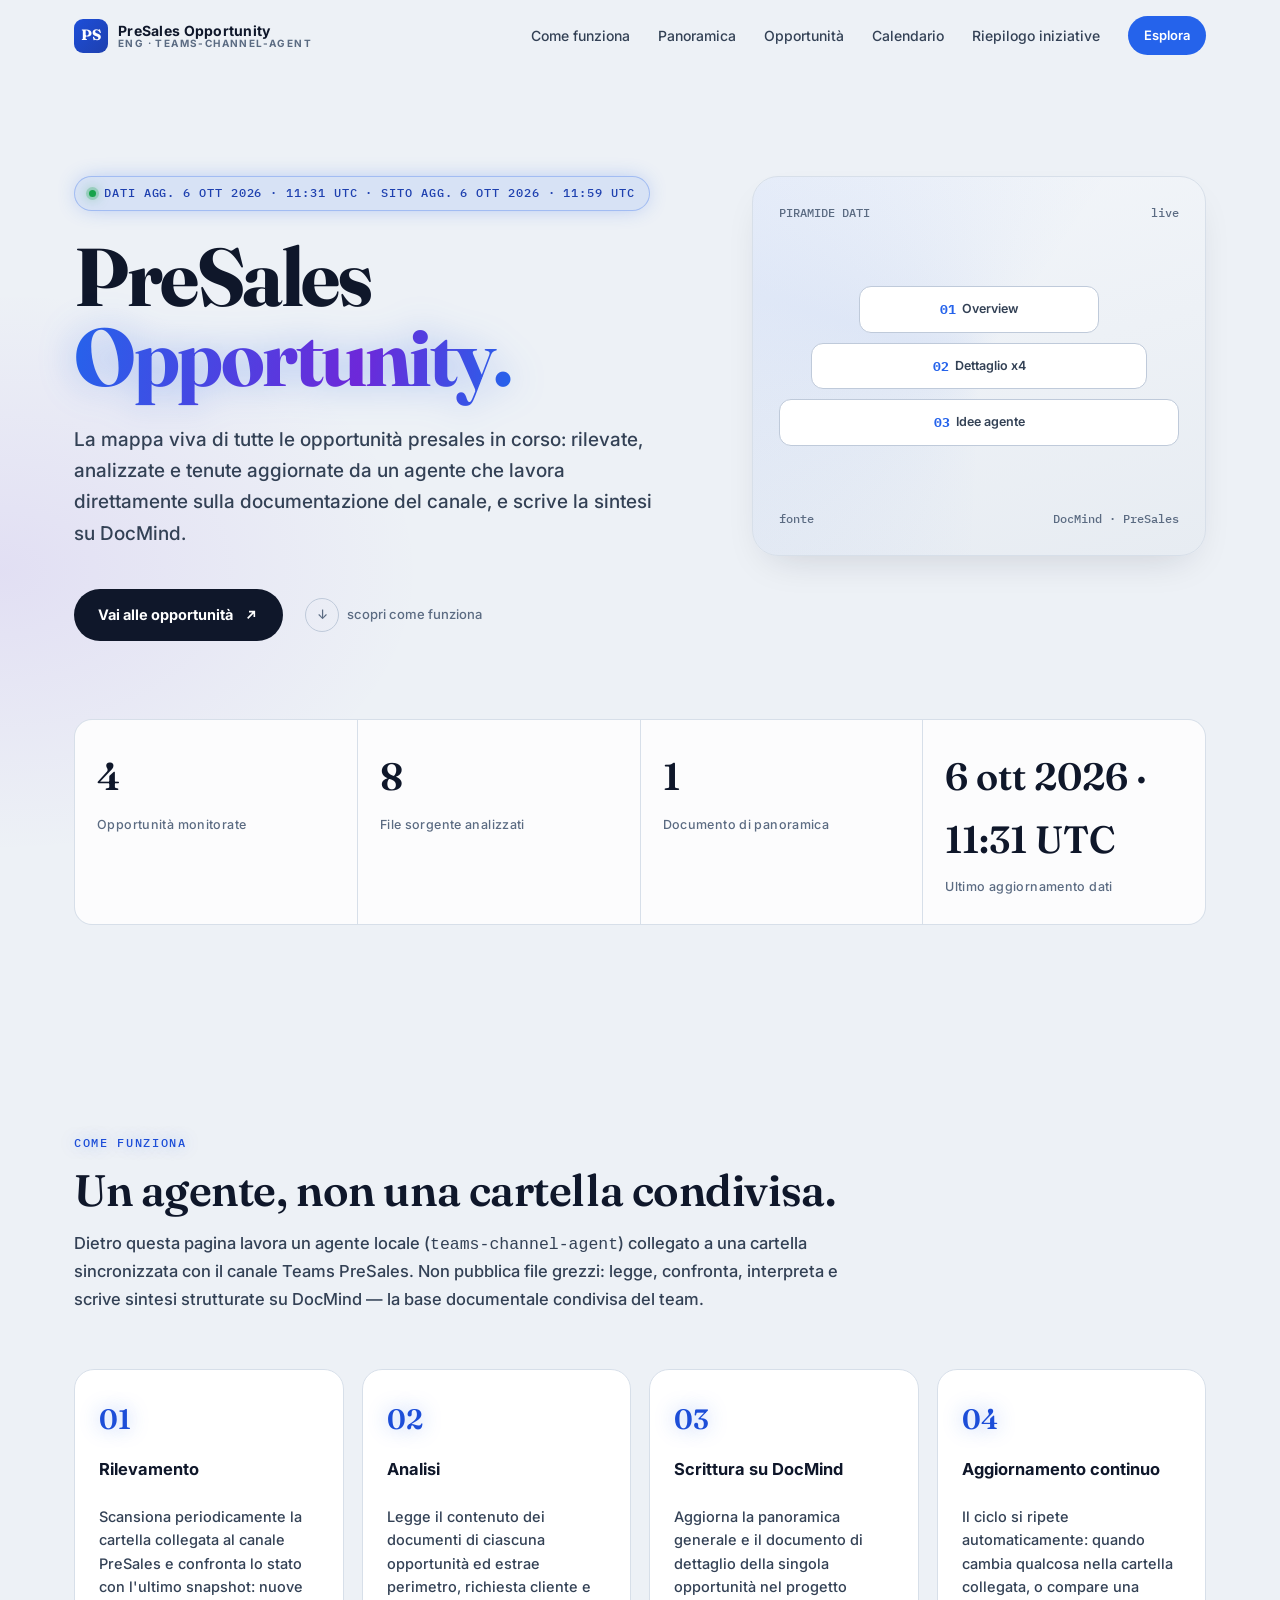
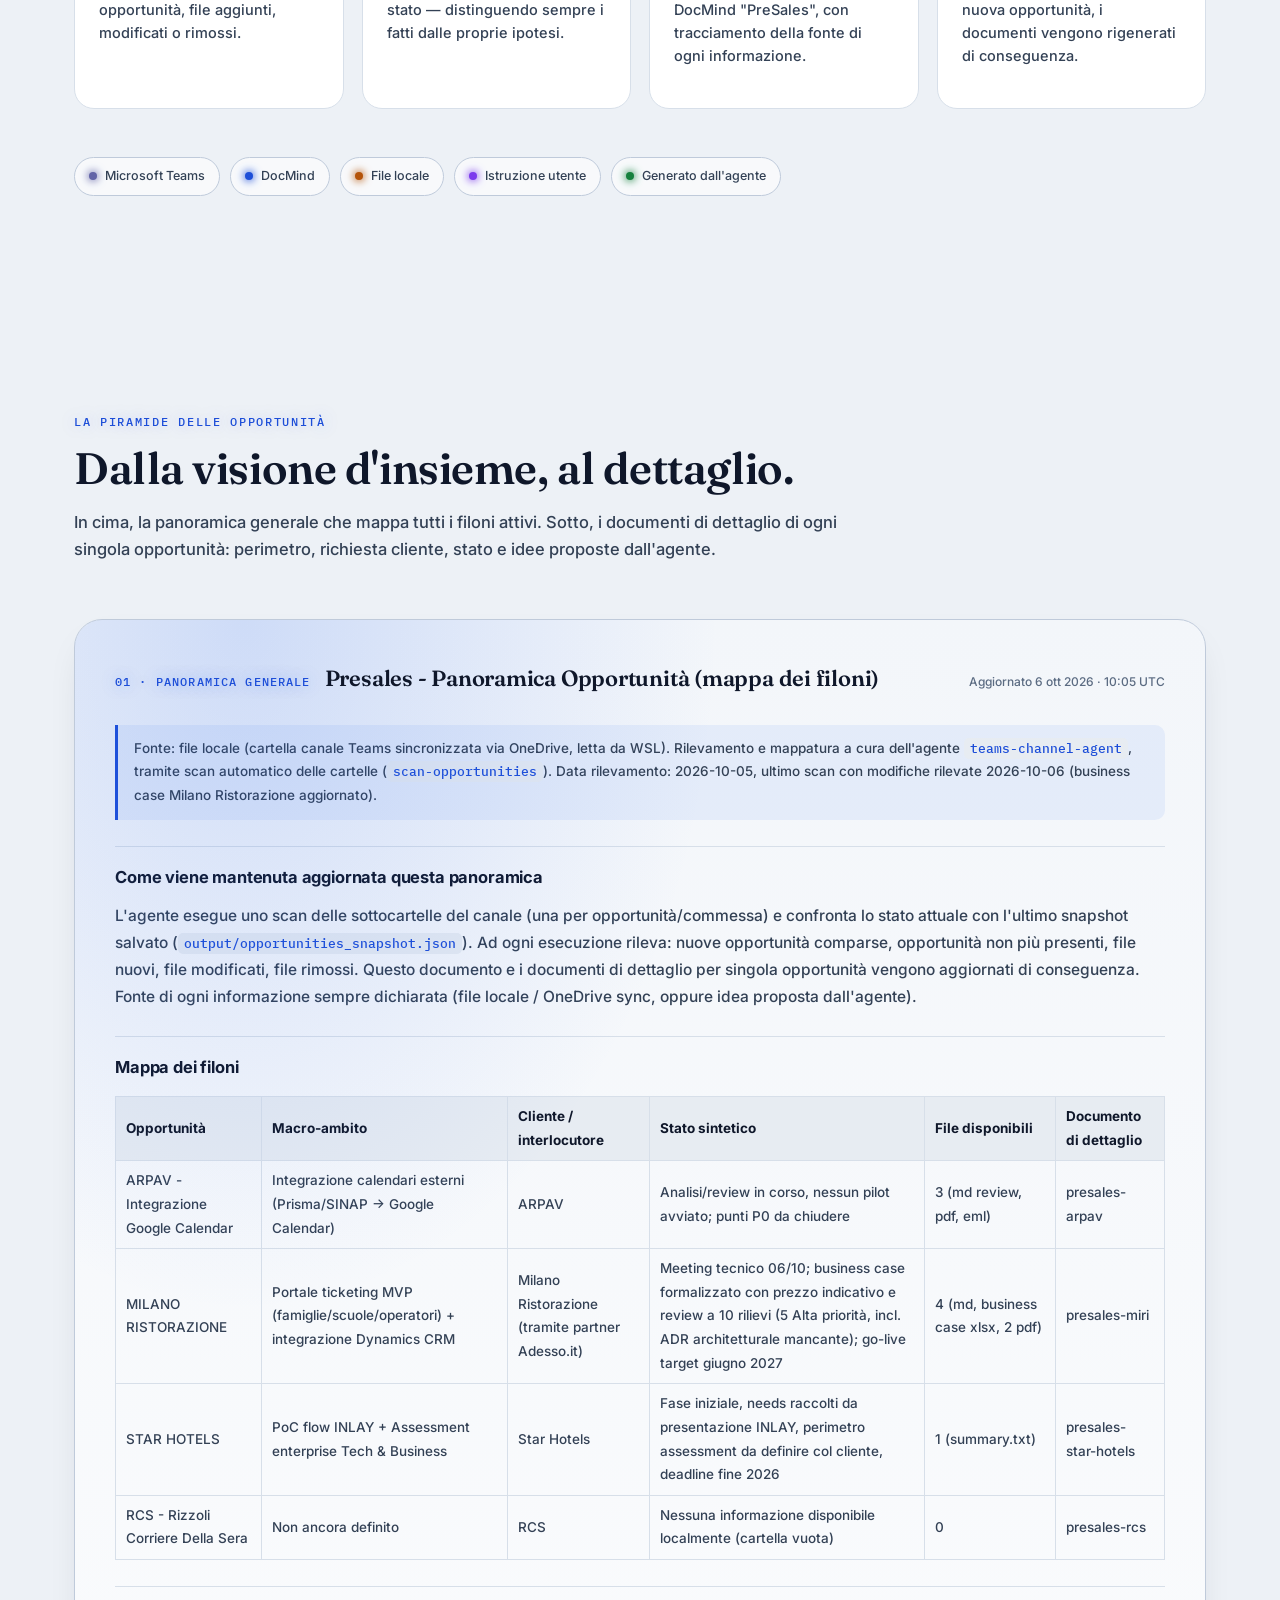
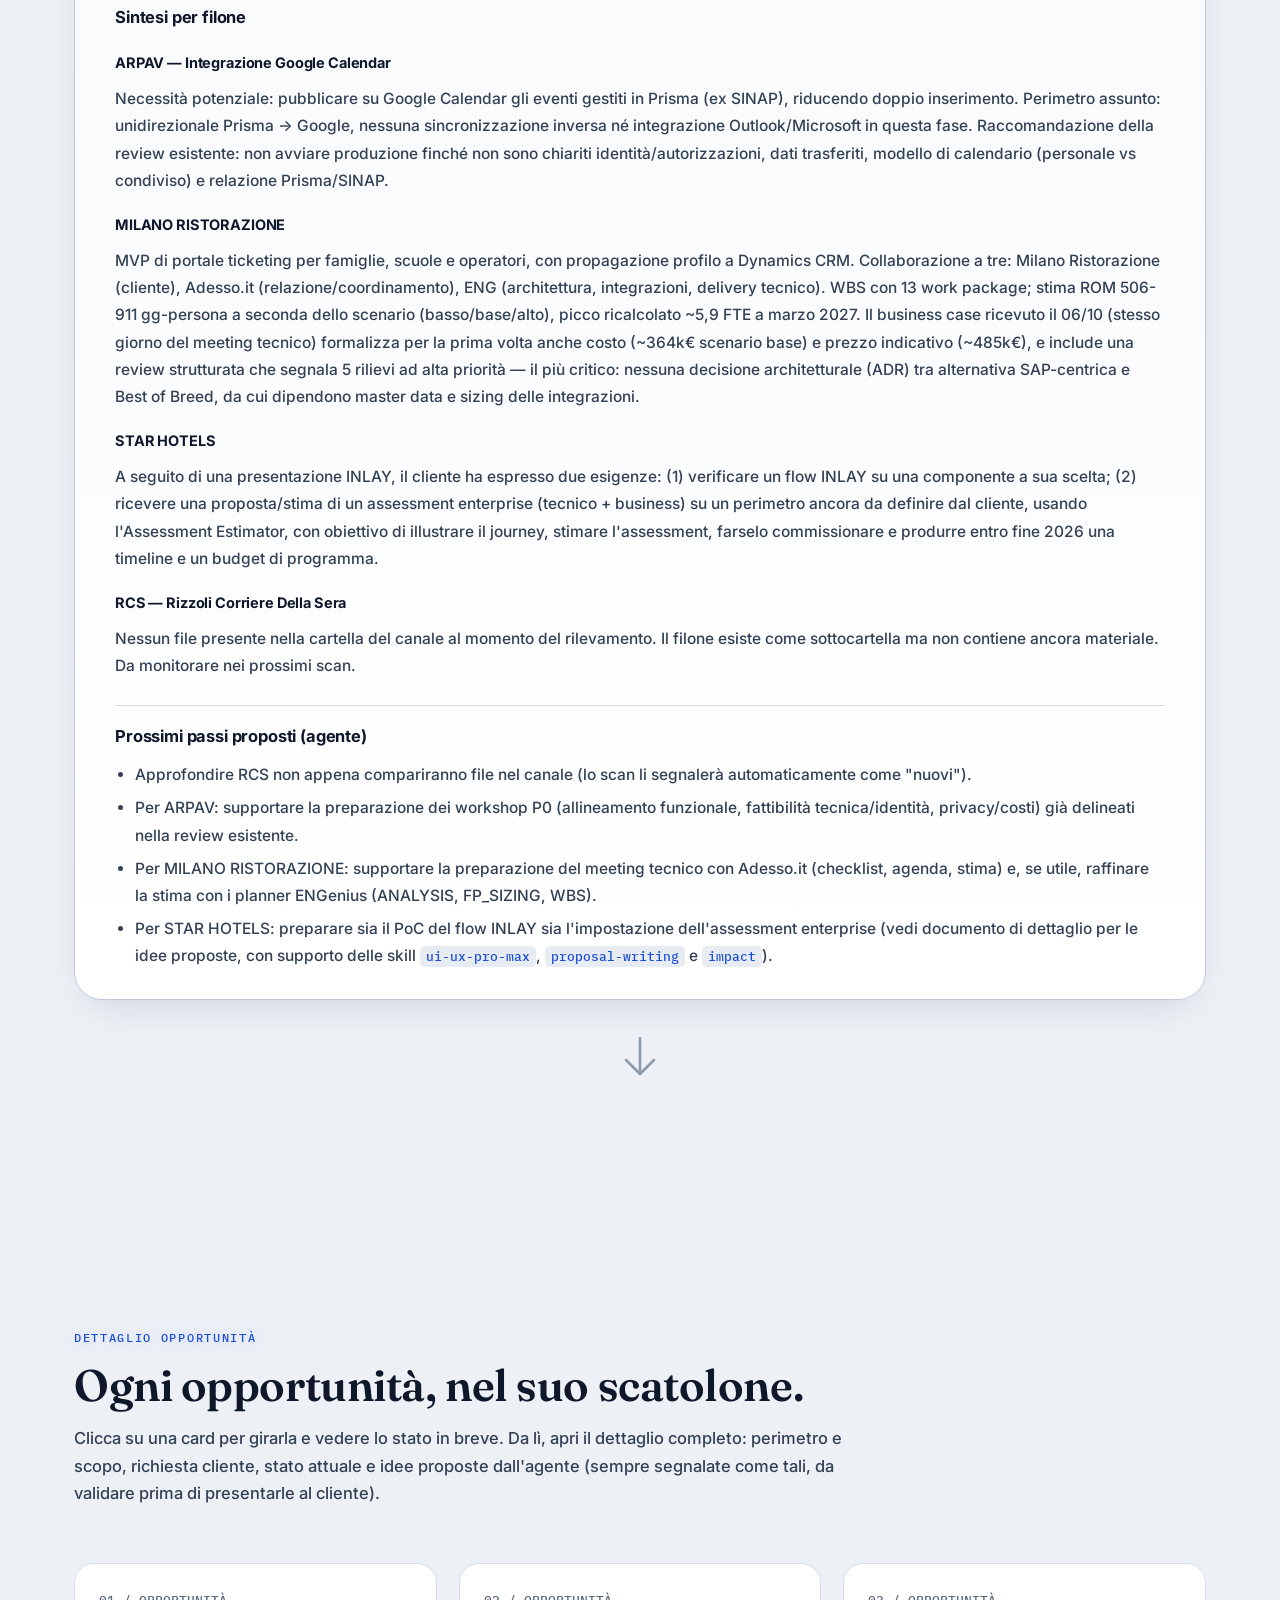
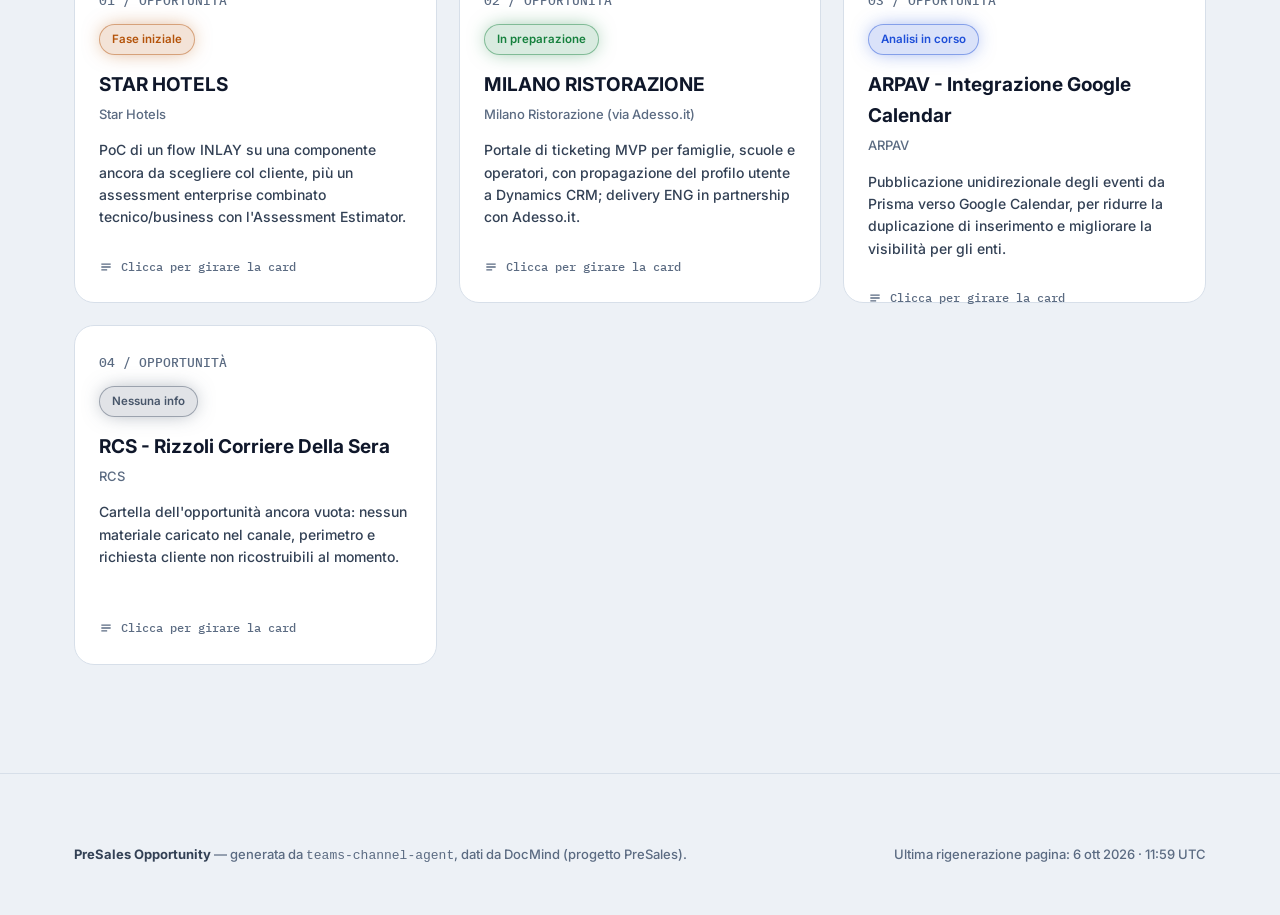
<file: site/index.html>
<!DOCTYPE html>
<html lang="it">
<head>
<meta charset="UTF-8">
<title>PreSales Opportunity — ENG</title>
<meta name="description" content="Panoramica e dettaglio delle opportunità presales, mantenuta dall'agente teams-channel-agent su DocMind.">
<meta name="viewport" content="width=device-width, initial-scale=1">
<link rel="preconnect" href="https://fonts.googleapis.com">
<link rel="preconnect" href="https://fonts.gstatic.com" crossorigin>
<link rel="stylesheet" href="https://fonts.googleapis.com/css2?family=Fraunces:opsz,wght@9..144,500;9..144,600;9..144,700&family=Inter:wght@400;500;600;700;800&family=IBM+Plex+Mono:wght@500&display=swap">
<link rel="stylesheet" href="assets/site.css">
</head>
<body>

<div class="progress" id="progress"></div>

<header class="nav" id="siteNav">
  <div class="wrap">
    <a href="#top" class="brand">
      <span class="brand-mark">PS</span>
      <span class="brand-text"><b>PreSales Opportunity</b><span>ENG &middot; teams-channel-agent</span></span>
    </a>
    <nav class="links">
      <a href="#come-funziona">Come funziona</a>
      <a href="#panoramica">Panoramica</a>
      <a href="#opportunita">Opportunità</a>
      <a href="calendario.html">Calendario</a>
      <a href="riepilogo.html">Riepilogo iniziative</a>
      <a href="#panoramica" class="nav-cta">Esplora</a>
    </nav>
  </div>
</header>

<section class="hero" id="top">
  <div class="wrap">
    <div class="hero-grid">
      <div class="hero-text">
        <span class="kicker"><span class="dot-live"></span> Dati agg. 6 ott 2026 · 11:31 UTC &middot; Sito agg. 6 ott 2026 · 11:59 UTC</span>
        <h1 class="title">PreSales<br><span class="accent">Opportunity.</span></h1>
        <p class="lead">La mappa viva di tutte le opportunità presales in corso: rilevate, analizzate e tenute aggiornate da un agente che lavora direttamente sulla documentazione del canale, e scrive la sintesi su DocMind.</p>
        <div class="hero-cta-row">
          <a href="#opportunita" class="btn-primary">Vai alle opportunità
            <svg width="16" height="16" viewBox="0 0 24 24" fill="none" stroke="currentColor" stroke-width="2.4"><path d="M7 17 17 7M9 7h8v8"/></svg>
          </a>
          <a href="#come-funziona" class="scroll-hint"><span class="circle">&darr;</span> scopri come funziona</a>
        </div>
      </div>
      <div class="hero-visual reveal">
        <div class="hv-row"><span>PIRAMIDE DATI</span><span>live</span></div>
        <div class="hv-pyramid">
          <div class="hv-tier t1"><b>01</b> Overview</div>
          <div class="hv-tier t2"><b>02</b> Dettaglio x4</div>
          <div class="hv-tier t3"><b>03</b> Idee agente</div>
        </div>
        <div class="hv-row"><span>fonte</span><span>DocMind · PreSales</span></div>
      </div>
    </div>

    <div class="stats">
      <div class="stat"><div class="num mono">4</div><div class="lab">Opportunità monitorate</div></div>
      <div class="stat"><div class="num mono">8</div><div class="lab">File sorgente analizzati</div></div>
      <div class="stat"><div class="num mono">1</div><div class="lab">Documento di panoramica</div></div>
      <div class="stat"><div class="num mono" id="statUpdated">6 ott 2026 · 11:31 UTC</div><div class="lab">Ultimo aggiornamento dati</div></div>
    </div>
  </div>
</section>

<section id="come-funziona">
  <div class="wrap">
    <span class="section-label">Come funziona</span>
    <div class="section-head">
      <h2>Un agente, non una cartella condivisa.</h2>
      <p>Dietro questa pagina lavora un agente locale (<code>teams-channel-agent</code>) collegato a una cartella sincronizzata con il canale Teams PreSales. Non pubblica file grezzi: legge, confronta, interpreta e scrive sintesi strutturate su DocMind — la base documentale condivisa del team.</p>
    </div>
    <div class="steps reveal">
      <div class="step"><div class="n">01</div><h4>Rilevamento</h4><p>Scansiona periodicamente la cartella collegata al canale PreSales e confronta lo stato con l'ultimo snapshot: nuove opportunità, file aggiunti, modificati o rimossi.</p></div>
      <div class="step"><div class="n">02</div><h4>Analisi</h4><p>Legge il contenuto dei documenti di ciascuna opportunità ed estrae perimetro, richiesta cliente e stato — distinguendo sempre i fatti dalle proprie ipotesi.</p></div>
      <div class="step"><div class="n">03</div><h4>Scrittura su DocMind</h4><p>Aggiorna la panoramica generale e il documento di dettaglio della singola opportunità nel progetto DocMind "PreSales", con tracciamento della fonte di ogni informazione.</p></div>
      <div class="step"><div class="n">04</div><h4>Aggiornamento continuo</h4><p>Il ciclo si ripete automaticamente: quando cambia qualcosa nella cartella collegata, o compare una nuova opportunità, i documenti vengono rigenerati di conseguenza.</p></div>
    </div>

    <div class="legend reveal">
      <span class="badge teams"><i></i> Microsoft Teams</span>
      <span class="badge docmind"><i></i> DocMind</span>
      <span class="badge locale"><i></i> File locale</span>
      <span class="badge istruzione"><i></i> Istruzione utente</span>
      <span class="badge agente"><i></i> Generato dall'agente</span>
    </div>
  </div>
</section>

<section id="panoramica">
  <div class="wrap">
    <span class="section-label">La piramide delle opportunità</span>
    <div class="section-head">
      <h2>Dalla visione d'insieme, al dettaglio.</h2>
      <p>In cima, la panoramica generale che mappa tutti i filoni attivi. Sotto, i documenti di dettaglio di ogni singola opportunità: perimetro, richiesta cliente, stato e idee proposte dall'agente.</p>
    </div>
    
    <article class="overview-card reveal">
      <div class="overview-head">
        <span class="overview-kicker">01 &middot; Panoramica generale</span>
        <h3>Presales - Panoramica Opportunità (mappa dei filoni)</h3>
        <span class="overview-updated">Aggiornato 6 ott 2026 · 10:05 UTC</span>
      </div>
      <div class="opp-body opp-body--open">
        <div class="opp-body-inner prose">
          <h1>Presales — Panoramica Opportunità (canale Teams "Delivery Factory A - PreSales and Opptys - PreSales")</h1>
<blockquote class="src-note">
<p>Fonte: file locale (cartella canale Teams sincronizzata via OneDrive, letta da WSL). Rilevamento e mappatura a cura dell'agente <code>teams-channel-agent</code>, tramite scan automatico delle cartelle (<code>scan-opportunities</code>).
Data rilevamento: 2026-10-05, ultimo scan con modifiche rilevate 2026-10-06 (business case Milano Ristorazione aggiornato).</p>
</blockquote>
<h2 id="come-viene-mantenuta-aggiornata-questa-panoramica">Come viene mantenuta aggiornata questa panoramica</h2>
<p>L'agente esegue uno scan delle sottocartelle del canale (una per opportunità/commessa) e confronta lo stato attuale con l'ultimo snapshot salvato (<code>output/opportunities_snapshot.json</code>). Ad ogni esecuzione rileva: nuove opportunità comparse, opportunità non più presenti, file nuovi, file modificati, file rimossi. Questo documento e i documenti di dettaglio per singola opportunità vengono aggiornati di conseguenza. Fonte di ogni informazione sempre dichiarata (file locale / OneDrive sync, oppure idea proposta dall'agente).</p>
<h2 id="mappa-dei-filoni">Mappa dei filoni</h2>
<table>
<thead>
<tr>
<th>Opportunità</th>
<th>Macro-ambito</th>
<th>Cliente / interlocutore</th>
<th>Stato sintetico</th>
<th>File disponibili</th>
<th>Documento di dettaglio</th>
</tr>
</thead>
<tbody>
<tr>
<td>ARPAV - Integrazione Google Calendar</td>
<td>Integrazione calendari esterni (Prisma/SINAP → Google Calendar)</td>
<td>ARPAV</td>
<td>Analisi/review in corso, nessun pilot avviato; punti P0 da chiudere</td>
<td>3 (md review, pdf, eml)</td>
<td>presales-arpav</td>
</tr>
<tr>
<td>MILANO RISTORAZIONE</td>
<td>Portale ticketing MVP (famiglie/scuole/operatori) + integrazione Dynamics CRM</td>
<td>Milano Ristorazione (tramite partner Adesso.it)</td>
<td>Meeting tecnico 06/10; business case formalizzato con prezzo indicativo e review a 10 rilievi (5 Alta priorità, incl. ADR architetturale mancante); go-live target giugno 2027</td>
<td>4 (md, business case xlsx, 2 pdf)</td>
<td>presales-miri</td>
</tr>
<tr>
<td>STAR HOTELS</td>
<td>PoC flow INLAY + Assessment enterprise Tech &amp; Business</td>
<td>Star Hotels</td>
<td>Fase iniziale, needs raccolti da presentazione INLAY, perimetro assessment da definire col cliente, deadline fine 2026</td>
<td>1 (summary.txt)</td>
<td>presales-star-hotels</td>
</tr>
<tr>
<td>RCS - Rizzoli Corriere Della Sera</td>
<td>Non ancora definito</td>
<td>RCS</td>
<td>Nessuna informazione disponibile localmente (cartella vuota)</td>
<td>0</td>
<td>presales-rcs</td>
</tr>
</tbody>
</table>
<h2 id="sintesi-per-filone">Sintesi per filone</h2>
<h3 id="arpav-integrazione-google-calendar">ARPAV — Integrazione Google Calendar</h3>
<p>Necessità potenziale: pubblicare su Google Calendar gli eventi gestiti in Prisma (ex SINAP), riducendo doppio inserimento. Perimetro assunto: unidirezionale Prisma → Google, nessuna sincronizzazione inversa né integrazione Outlook/Microsoft in questa fase. Raccomandazione della review esistente: non avviare produzione finché non sono chiariti identità/autorizzazioni, dati trasferiti, modello di calendario (personale vs condiviso) e relazione Prisma/SINAP.</p>
<h3 id="milano-ristorazione">MILANO RISTORAZIONE</h3>
<p>MVP di portale ticketing per famiglie, scuole e operatori, con propagazione profilo a Dynamics CRM. Collaborazione a tre: Milano Ristorazione (cliente), Adesso.it (relazione/coordinamento), ENG (architettura, integrazioni, delivery tecnico). WBS con 13 work package; stima ROM 506-911 gg-persona a seconda dello scenario (basso/base/alto), picco ricalcolato ~5,9 FTE a marzo 2027. Il business case ricevuto il 06/10 (stesso giorno del meeting tecnico) formalizza per la prima volta anche costo (~364k€ scenario base) e prezzo indicativo (~485k€), e include una review strutturata che segnala 5 rilievi ad alta priorità — il più critico: nessuna decisione architetturale (ADR) tra alternativa SAP-centrica e Best of Breed, da cui dipendono master data e sizing delle integrazioni.</p>
<h3 id="star-hotels">STAR HOTELS</h3>
<p>A seguito di una presentazione INLAY, il cliente ha espresso due esigenze: (1) verificare un flow INLAY su una componente a sua scelta; (2) ricevere una proposta/stima di un assessment enterprise (tecnico + business) su un perimetro ancora da definire dal cliente, usando l'Assessment Estimator, con obiettivo di illustrare il journey, stimare l'assessment, farselo commissionare e produrre entro fine 2026 una timeline e un budget di programma.</p>
<h3 id="rcs-rizzoli-corriere-della-sera">RCS — Rizzoli Corriere Della Sera</h3>
<p>Nessun file presente nella cartella del canale al momento del rilevamento. Il filone esiste come sottocartella ma non contiene ancora materiale. Da monitorare nei prossimi scan.</p>
<h2 id="prossimi-passi-proposti-agente">Prossimi passi proposti (agente)</h2>
<ul>
<li>Approfondire RCS non appena compariranno file nel canale (lo scan li segnalerà automaticamente come "nuovi").</li>
<li>Per ARPAV: supportare la preparazione dei workshop P0 (allineamento funzionale, fattibilità tecnica/identità, privacy/costi) già delineati nella review esistente.</li>
<li>Per MILANO RISTORAZIONE: supportare la preparazione del meeting tecnico con Adesso.it (checklist, agenda, stima) e, se utile, raffinare la stima con i planner ENGenius (ANALYSIS, FP_SIZING, WBS).</li>
<li>Per STAR HOTELS: preparare sia il PoC del flow INLAY sia l'impostazione dell'assessment enterprise (vedi documento di dettaglio per le idee proposte, con supporto delle skill <code>ui-ux-pro-max</code>, <code>proposal-writing</code> e <code>impact</code>).</li>
</ul>
        </div>
      </div>
    </article>
    <div class="pyramid-connector reveal">
      <svg width="64" height="40" viewBox="0 0 64 40"><path d="M32 2 L32 38 M18 24 L32 38 L46 24" stroke="#2A4068" stroke-width="2.5" fill="none" stroke-linecap="round" stroke-linejoin="round"/></svg>
    </div>
  </div>
</section>

<section id="opportunita">
  <div class="wrap">
    <span class="section-label">Dettaglio opportunità</span>
    <div class="section-head">
      <h2>Ogni opportunità, nel suo scatolone.</h2>
      <p>Clicca su una card per girarla e vedere lo stato in breve. Da lì, apri il dettaglio completo: perimetro e scopo, richiesta cliente, stato attuale e idee proposte dall'agente (sempre segnalate come tali, da validare prima di presentarle al cliente).</p>
    </div>
    <div class="opp-grid">
      
    <div class="flip-card reveal" style="--accent:#B45309" data-opp="presales-star-hotels">
      <div class="flip-card-inner">
        <div class="flip-face flip-face-front">
          <span class="opp-num">01 / OPPORTUNITÀ</span>
          <span class="opp-status" style="--accent:#B45309">Fase iniziale</span>
          <div class="opp-title">STAR HOTELS</div>
          <div class="opp-client">Star Hotels</div>
          <p class="opp-summary">PoC di un flow INLAY su una componente ancora da scegliere col cliente, più un assessment enterprise combinato tecnico/business con l'Assessment Estimator.</p>
          <div class="flip-hint"><svg width="14" height="14" viewBox="0 0 24 24" fill="none" stroke="currentColor" stroke-width="2.2"><path d="M4 7h16M4 12h16M4 17h10"/></svg> Clicca per girare la card</div>
        </div>
        <div class="flip-face flip-face-back">
          <span class="opp-back-label">Richiesta cliente</span>
          <p class="opp-back-text">A seguito di una presentazione della metodologia/piattaforma INLAY, Star Hotels ha chiesto: - una proof of concept del flow INLAY applicato a una componente a propria scelta; - una proposta…</p>
          <div class="opp-meta-row">
            <span><b>Macro ambito:</b> PoC flow INLAY + Assessment enterprise Tech & Business</span>
            <span><b>File sorgente:</b> 1</span>
            <span><b>Aggiornato:</b> 6 ott 2026 · 10:45 UTC</span>
          </div>
          <a class="opp-detail-link" href="opportunita/star-hotels.html">Apri dettaglio completo
            <svg width="14" height="14" viewBox="0 0 24 24" fill="none" stroke="currentColor" stroke-width="2.4"><path d="M7 17 17 7M9 7h8v8"/></svg>
          </a>
        </div>
      </div>
    </div>

    <div class="flip-card reveal" style="--accent:#15803D" data-opp="presales-miri">
      <div class="flip-card-inner">
        <div class="flip-face flip-face-front">
          <span class="opp-num">02 / OPPORTUNITÀ</span>
          <span class="opp-status" style="--accent:#15803D">In preparazione</span>
          <div class="opp-title">MILANO RISTORAZIONE</div>
          <div class="opp-client">Milano Ristorazione (via Adesso.it)</div>
          <p class="opp-summary">Portale di ticketing MVP per famiglie, scuole e operatori, con propagazione del profilo utente a Dynamics CRM; delivery ENG in partnership con Adesso.it.</p>
          <div class="flip-hint"><svg width="14" height="14" viewBox="0 0 24 24" fill="none" stroke="currentColor" stroke-width="2.2"><path d="M4 7h16M4 12h16M4 17h10"/></svg> Clicca per girare la card</div>
        </div>
        <div class="flip-face flip-face-back">
          <span class="opp-back-label">Richiesta cliente</span>
          <p class="opp-back-text">Portale ticketing MVP + integrazione Dynamics CRM</p>
          <div class="opp-meta-row">
            <span><b>Macro ambito:</b> Portale ticketing MVP + integrazione Dynamics CRM</span>
            <span><b>File sorgente:</b> 4</span>
            <span><b>Aggiornato:</b> 6 ott 2026 · 11:31 UTC</span>
          </div>
          <a class="opp-detail-link" href="opportunita/milano-ristorazione.html">Apri dettaglio completo
            <svg width="14" height="14" viewBox="0 0 24 24" fill="none" stroke="currentColor" stroke-width="2.4"><path d="M7 17 17 7M9 7h8v8"/></svg>
          </a>
        </div>
      </div>
    </div>

    <div class="flip-card reveal" style="--accent:#1D4ED8" data-opp="presales-arpav">
      <div class="flip-card-inner">
        <div class="flip-face flip-face-front">
          <span class="opp-num">03 / OPPORTUNITÀ</span>
          <span class="opp-status" style="--accent:#1D4ED8">Analisi in corso</span>
          <div class="opp-title">ARPAV - Integrazione Google Calendar</div>
          <div class="opp-client">ARPAV</div>
          <p class="opp-summary">Pubblicazione unidirezionale degli eventi da Prisma verso Google Calendar, per ridurre la duplicazione di inserimento e migliorare la visibilità per gli enti.</p>
          <div class="flip-hint"><svg width="14" height="14" viewBox="0 0 24 24" fill="none" stroke="currentColor" stroke-width="2.2"><path d="M4 7h16M4 12h16M4 17h10"/></svg> Clicca per girare la card</div>
        </div>
        <div class="flip-face flip-face-back">
          <span class="opp-back-label">Richiesta cliente</span>
          <p class="opp-back-text">ARPAV ha richiesto un'analisi sulla connessione a calendari esterni (Google Calendar e/o Outlook) a partire dal sistema SINAP/Prisma (riferimento email: "[ARPAV][CheckAPexSINAP] - analisi…</p>
          <div class="opp-meta-row">
            <span><b>Macro ambito:</b> Integrazione calendari esterni (Prisma/SINAP → Google Calendar)</span>
            <span><b>File sorgente:</b> 3</span>
            <span><b>Aggiornato:</b> 6 ott 2026 · 10:45 UTC</span>
          </div>
          <a class="opp-detail-link" href="opportunita/arpav.html">Apri dettaglio completo
            <svg width="14" height="14" viewBox="0 0 24 24" fill="none" stroke="currentColor" stroke-width="2.4"><path d="M7 17 17 7M9 7h8v8"/></svg>
          </a>
        </div>
      </div>
    </div>

    <div class="flip-card reveal" style="--accent:#475569" data-opp="presales-rcs">
      <div class="flip-card-inner">
        <div class="flip-face flip-face-front">
          <span class="opp-num">04 / OPPORTUNITÀ</span>
          <span class="opp-status" style="--accent:#475569">Nessuna info</span>
          <div class="opp-title">RCS - Rizzoli Corriere Della Sera</div>
          <div class="opp-client">RCS</div>
          <p class="opp-summary">Cartella dell'opportunità ancora vuota: nessun materiale caricato nel canale, perimetro e richiesta cliente non ricostruibili al momento.</p>
          <div class="flip-hint"><svg width="14" height="14" viewBox="0 0 24 24" fill="none" stroke="currentColor" stroke-width="2.2"><path d="M4 7h16M4 12h16M4 17h10"/></svg> Clicca per girare la card</div>
        </div>
        <div class="flip-face flip-face-back">
          <span class="opp-back-label">Richiesta cliente</span>
          <p class="opp-back-text">Non disponibile. Non risultano file, note o riferimenti che permettano di ricostruire la richiesta del cliente RCS.</p>
          <div class="opp-meta-row">
            <span><b>Macro ambito:</b> Non ancora definito</span>
            <span><b>File sorgente:</b> 0</span>
            <span><b>Aggiornato:</b> 5 ott 2026 · 15:22 UTC</span>
          </div>
          <a class="opp-detail-link" href="opportunita/rcs.html">Apri dettaglio completo
            <svg width="14" height="14" viewBox="0 0 24 24" fill="none" stroke="currentColor" stroke-width="2.4"><path d="M7 17 17 7M9 7h8v8"/></svg>
          </a>
        </div>
      </div>
    </div>
    </div>
  </div>
</section>

<footer>
  <div class="wrap">
    <div><strong>PreSales Opportunity</strong> — generata da <code>teams-channel-agent</code>, dati da DocMind (progetto PreSales).</div>
    <div>Ultima rigenerazione pagina: 6 ott 2026 · 11:59 UTC</div>
  </div>
</footer>

<script>
// progress bar
const progress = document.getElementById('progress');
function onScroll(){
  const h = document.documentElement;
  const scrolled = (h.scrollTop) / (h.scrollHeight - h.clientHeight) * 100;
  progress.style.width = scrolled + '%';
  document.getElementById('siteNav').classList.toggle('solid', h.scrollTop > 40);
}
document.addEventListener('scroll', onScroll, {passive:true});
onScroll();

// reveal on scroll
const io = new IntersectionObserver((entries)=>{
  entries.forEach(e=>{ if(e.isIntersecting){ e.target.classList.add('in'); io.unobserve(e.target);} });
},{threshold:0.12});
document.querySelectorAll('.reveal').forEach(el=>io.observe(el));

// flip cards for opportunities: click/tap/Enter flips, click sul link di dettaglio no-flip
document.querySelectorAll('.flip-card').forEach(card=>{
  card.setAttribute('tabindex','0');
  card.setAttribute('role','button');
  card.setAttribute('aria-pressed','false');
  const toggle = ()=>{
    const flipped = card.classList.toggle('is-flipped');
    card.setAttribute('aria-pressed', String(flipped));
  };
  card.addEventListener('click', (e)=>{
    if(e.target.closest('a.opp-detail-link')) return; // lascia navigare il link
    toggle();
  });
  card.addEventListener('keydown', (e)=>{
    if((e.key === 'Enter' || e.key === ' ') && !e.target.closest('a.opp-detail-link')){
      e.preventDefault(); toggle();
    }
  });
});

// smooth nav
document.querySelectorAll('a[href^="#"]').forEach(a=>{
  a.addEventListener('click', e=>{
    const id = a.getAttribute('href').slice(1);
    const target = document.getElementById(id);
    if(target){ e.preventDefault(); target.scrollIntoView({behavior:'smooth', block:'start'}); }
  });
});
</script>
</body>
</html>
</file>
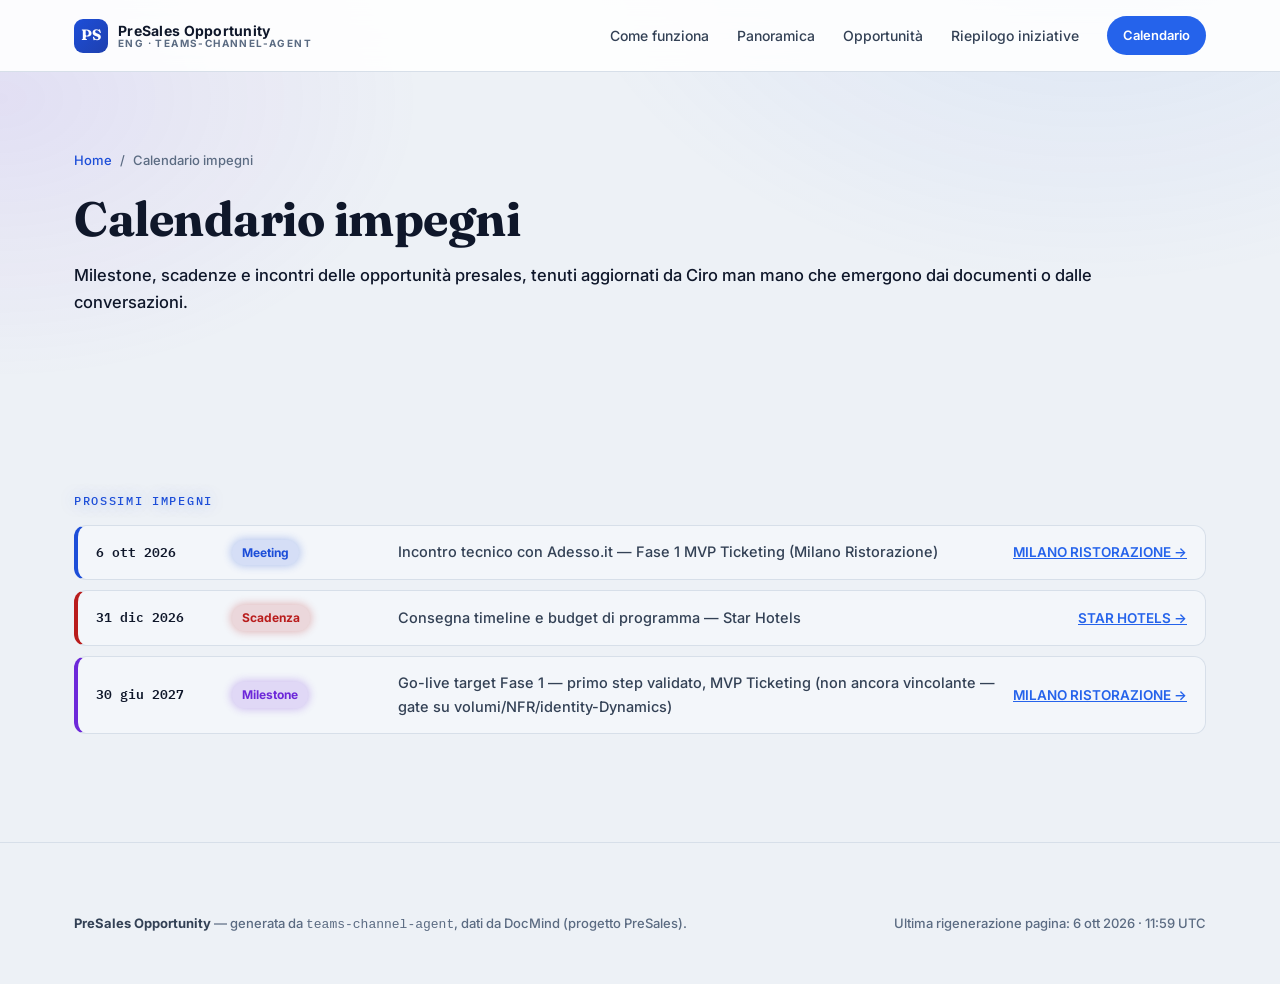
<file: site/calendario.html>
<!DOCTYPE html>
<html lang="it">
<head>
<meta charset="UTF-8">
<title>Calendario impegni — PreSales Opportunity — ENG</title>
<meta name="description" content="Calendario di milestone, scadenze e incontri delle opportunità presales, tenuto da Ciro.">
<meta name="viewport" content="width=device-width, initial-scale=1">
<link rel="preconnect" href="https://fonts.googleapis.com">
<link rel="preconnect" href="https://fonts.gstatic.com" crossorigin>
<link rel="stylesheet" href="https://fonts.googleapis.com/css2?family=Fraunces:opsz,wght@9..144,500;9..144,600;9..144,700&family=Inter:wght@400;500;600;700;800&family=IBM+Plex+Mono:wght@500&display=swap">
<link rel="stylesheet" href="assets/site.css">
</head>
<body>

<div class="progress" id="progress"></div>

<header class="nav solid" id="siteNav">
  <div class="wrap">
    <a href="index.html#top" class="brand">
      <span class="brand-mark">PS</span>
      <span class="brand-text"><b>PreSales Opportunity</b><span>ENG &middot; teams-channel-agent</span></span>
    </a>
    <nav class="links">
      <a href="index.html#come-funziona">Come funziona</a>
      <a href="index.html#panoramica">Panoramica</a>
      <a href="index.html#opportunita">Opportunità</a>
      <a href="riepilogo.html">Riepilogo iniziative</a>
      <a href="calendario.html" class="nav-cta">Calendario</a>
    </nav>
  </div>
</header>

<section class="detail-hero">
  <div class="wrap">
    <div class="breadcrumb"><a href="index.html#top">Home</a> <span>/</span> <span>Calendario impegni</span></div>
    <h1>Calendario impegni</h1>
    <p class="lead">Milestone, scadenze e incontri delle opportunità presales, tenuti aggiornati da Ciro man mano che emergono dai documenti o dalle conversazioni.</p>
  </div>
</section>

<section>
  <div class="wrap">
    <span class="section-label">Prossimi impegni</span>
    <ul class="calendar-list reveal">
      
        <li class="cal-row" style="--accent:#1D4ED8">
          <span class="cal-date">6 ott 2026</span>
          <span class="cal-tipo" style="--accent:#1D4ED8">Meeting</span>
          <span class="cal-titolo">Incontro tecnico con Adesso.it — Fase 1 MVP Ticketing (Milano Ristorazione)</span>
          <a class="cal-link" href="opportunita/milano-ristorazione.html">MILANO RISTORAZIONE &rarr;</a>
        </li>

        <li class="cal-row" style="--accent:#B91C1C">
          <span class="cal-date">31 dic 2026</span>
          <span class="cal-tipo" style="--accent:#B91C1C">Scadenza</span>
          <span class="cal-titolo">Consegna timeline e budget di programma — Star Hotels</span>
          <a class="cal-link" href="opportunita/star-hotels.html">STAR HOTELS &rarr;</a>
        </li>

        <li class="cal-row" style="--accent:#6D28D9">
          <span class="cal-date">30 giu 2027</span>
          <span class="cal-tipo" style="--accent:#6D28D9">Milestone</span>
          <span class="cal-titolo">Go-live target Fase 1 — primo step validato, MVP Ticketing (non ancora vincolante — gate su volumi/NFR/identity-Dynamics)</span>
          <a class="cal-link" href="opportunita/milano-ristorazione.html">MILANO RISTORAZIONE &rarr;</a>
        </li>
    </ul>
  </div>
</section>

<footer>
  <div class="wrap">
    <div><strong>PreSales Opportunity</strong> — generata da <code>teams-channel-agent</code>, dati da DocMind (progetto PreSales).</div>
    <div>Ultima rigenerazione pagina: 6 ott 2026 · 11:59 UTC</div>
  </div>
</footer>

<script>
const progress = document.getElementById('progress');
function onScroll(){
  const h = document.documentElement;
  const scrolled = (h.scrollTop) / (h.scrollHeight - h.clientHeight) * 100;
  progress.style.width = scrolled + '%';
}
document.addEventListener('scroll', onScroll, {passive:true});
onScroll();

// reveal on scroll
const io = new IntersectionObserver((entries)=>{
  entries.forEach(e=>{ if(e.isIntersecting){ e.target.classList.add('in'); io.unobserve(e.target);} });
},{threshold:0.12});
document.querySelectorAll('.reveal').forEach(el=>io.observe(el));
</script>
</body>
</html>
</file>
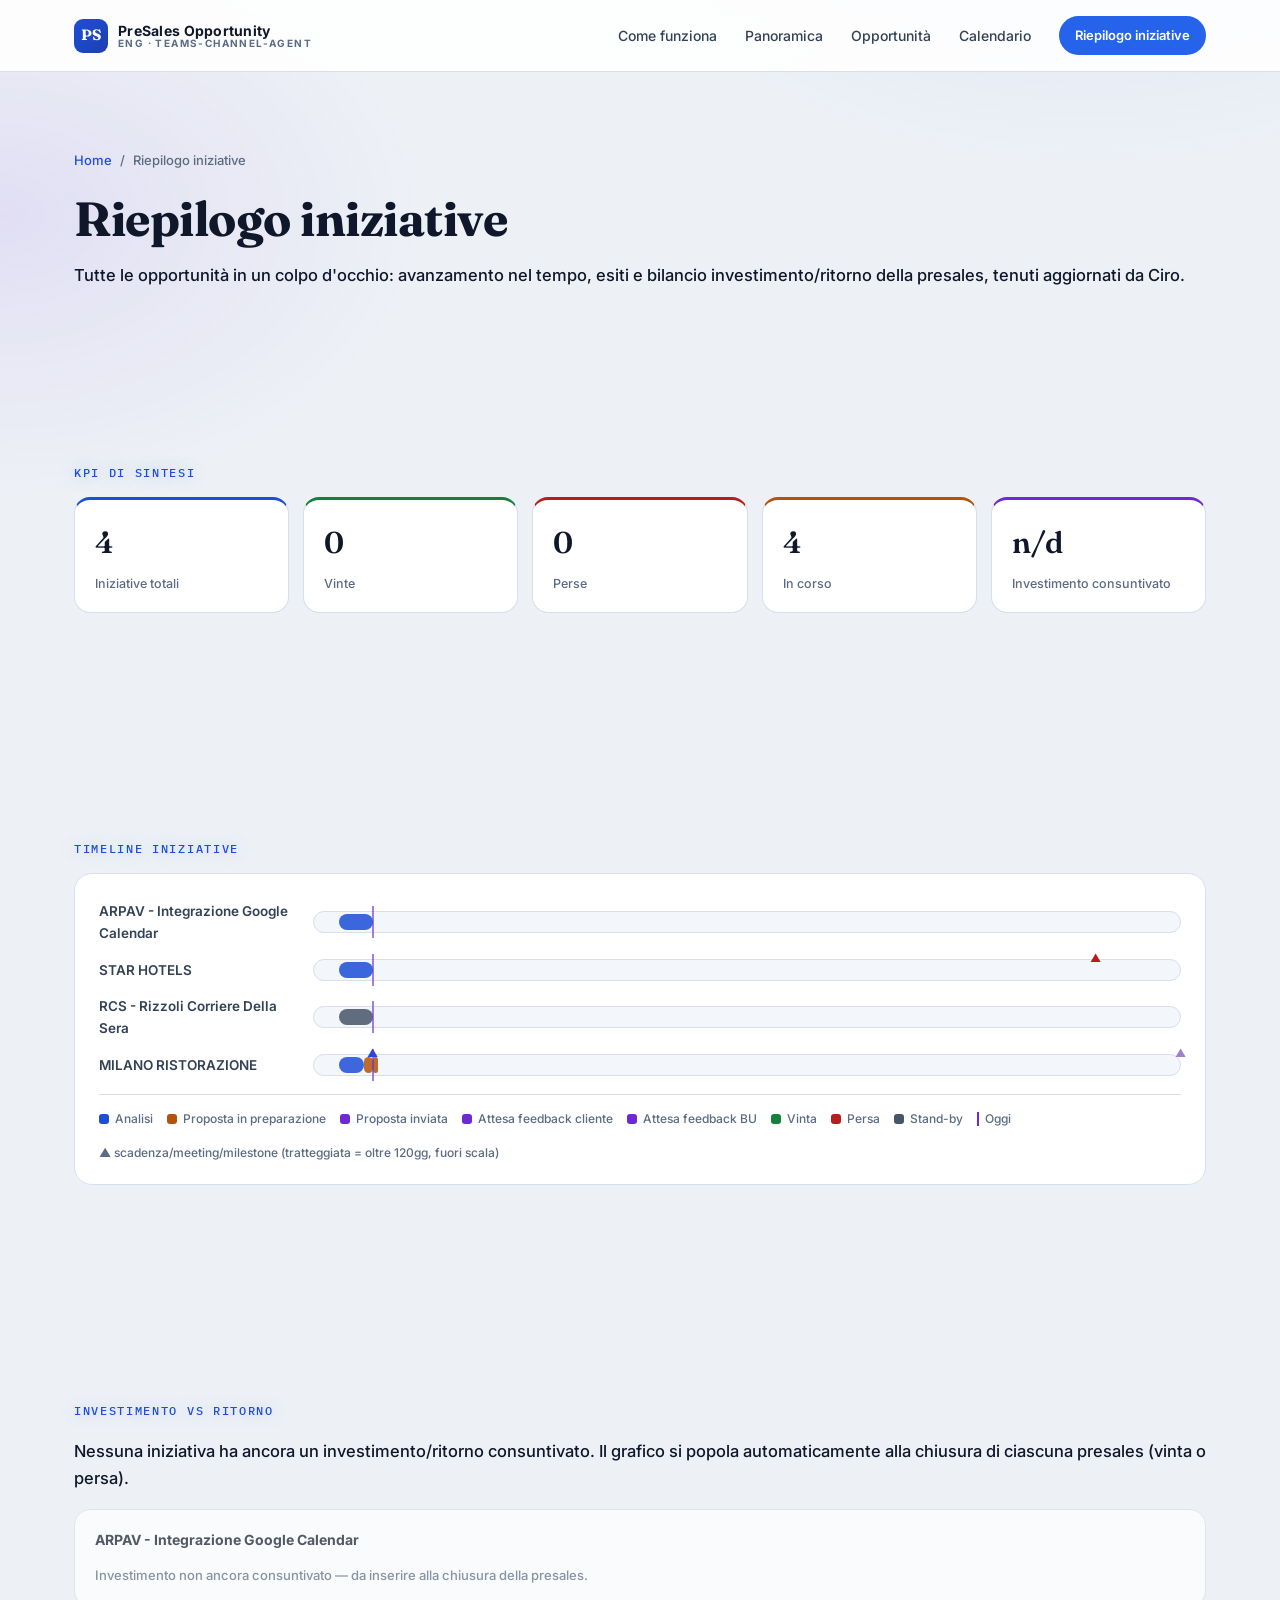
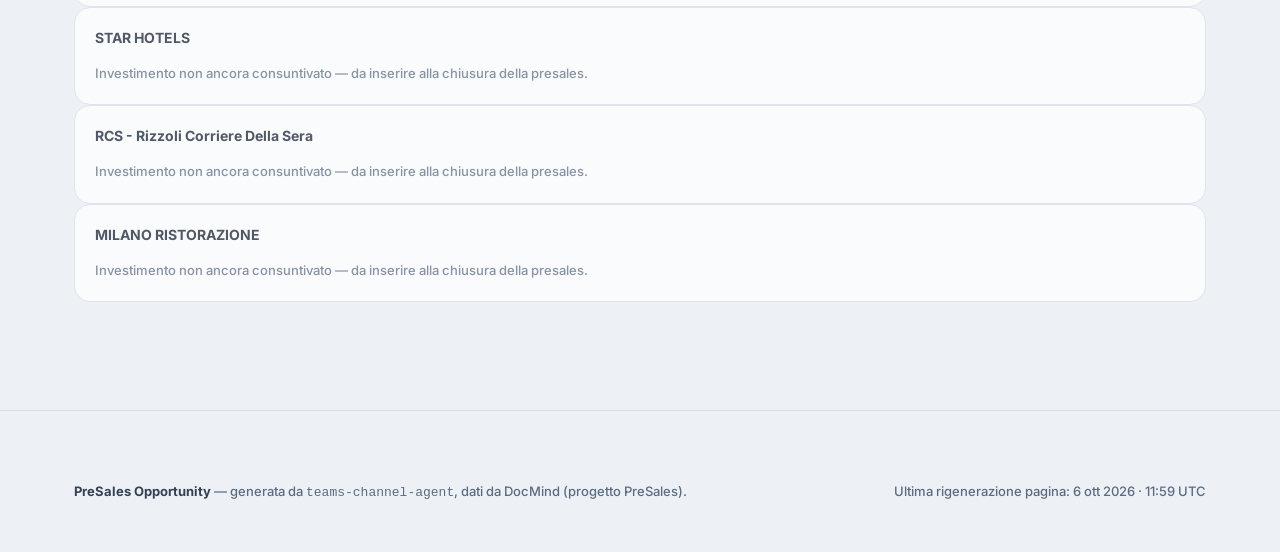
<file: site/riepilogo.html>
<!DOCTYPE html>
<html lang="it">
<head>
<meta charset="UTF-8">
<title>Riepilogo iniziative — PreSales Opportunity — ENG</title>
<meta name="description" content="Vista di sintesi di tutte le iniziative presales: timeline di avanzamento, esiti e investimento/ritorno, tenuta da Ciro.">
<meta name="viewport" content="width=device-width, initial-scale=1">
<link rel="preconnect" href="https://fonts.googleapis.com">
<link rel="preconnect" href="https://fonts.gstatic.com" crossorigin>
<link rel="stylesheet" href="https://fonts.googleapis.com/css2?family=Fraunces:opsz,wght@9..144,500;9..144,600;9..144,700&family=Inter:wght@400;500;600;700;800&family=IBM+Plex+Mono:wght@500&display=swap">
<link rel="stylesheet" href="assets/site.css">
</head>
<body>

<div class="progress" id="progress"></div>

<header class="nav solid" id="siteNav">
  <div class="wrap">
    <a href="index.html#top" class="brand">
      <span class="brand-mark">PS</span>
      <span class="brand-text"><b>PreSales Opportunity</b><span>ENG &middot; teams-channel-agent</span></span>
    </a>
    <nav class="links">
      <a href="index.html#come-funziona">Come funziona</a>
      <a href="index.html#panoramica">Panoramica</a>
      <a href="index.html#opportunita">Opportunità</a>
      <a href="calendario.html">Calendario</a>
      <a href="riepilogo.html" class="nav-cta">Riepilogo iniziative</a>
    </nav>
  </div>
</header>

<section class="detail-hero">
  <div class="wrap">
    <div class="breadcrumb"><a href="index.html#top">Home</a> <span>/</span> <span>Riepilogo iniziative</span></div>
    <h1>Riepilogo iniziative</h1>
    <p class="lead">Tutte le opportunità in un colpo d'occhio: avanzamento nel tempo, esiti e bilancio investimento/ritorno della presales, tenuti aggiornati da Ciro.</p>
  </div>
</section>

<section>
  <div class="wrap">
    <span class="section-label">KPI di sintesi</span>
    <div class="kpi-row reveal"><div class="kpi-card" style="--accent:#1D4ED8"><span class="kpi-num">4</span><span class="kpi-label">Iniziative totali</span></div><div class="kpi-card" style="--accent:#15803D"><span class="kpi-num">0</span><span class="kpi-label">Vinte</span></div><div class="kpi-card" style="--accent:#B91C1C"><span class="kpi-num">0</span><span class="kpi-label">Perse</span></div><div class="kpi-card" style="--accent:#B45309"><span class="kpi-num">4</span><span class="kpi-label">In corso</span></div><div class="kpi-card" style="--accent:#6D28D9"><span class="kpi-num">n/d</span><span class="kpi-label">Investimento consuntivato</span></div></div>
  </div>
</section>

<section>
  <div class="wrap">
    <span class="section-label">Timeline iniziative</span>
    
    <div class="gantt-wrap reveal">
      <div class="gantt">
        
        <div class="gantt-row">
          <a class="gantt-label" href="opportunita/arpav.html">ARPAV - Integrazione Google Calendar</a>
          <div class="gantt-track"><span class="gantt-today-tick" style="left:6.80%" title="Oggi"></span><span class="gantt-seg" style="left:2.91%;width:3.88%;--accent:#1D4ED8" title="Analisi — dal 2 ott 2026"></span></div>
        </div>
        <div class="gantt-row">
          <a class="gantt-label" href="opportunita/star-hotels.html">STAR HOTELS</a>
          <div class="gantt-track"><span class="gantt-today-tick" style="left:6.80%" title="Oggi"></span><span class="gantt-seg" style="left:2.91%;width:3.88%;--accent:#1D4ED8" title="Analisi — dal 2 ott 2026"></span><span class="gantt-marker" style="left:90.29%;--accent:#B91C1C" title="Consegna timeline e budget di programma — Star Hotels — 31 dic 2026">&#9650;</span></div>
        </div>
        <div class="gantt-row">
          <a class="gantt-label" href="opportunita/rcs.html">RCS - Rizzoli Corriere Della Sera</a>
          <div class="gantt-track"><span class="gantt-today-tick" style="left:6.80%" title="Oggi"></span><span class="gantt-seg" style="left:2.91%;width:3.88%;--accent:#475569" title="Stand-by — dal 2 ott 2026"></span></div>
        </div>
        <div class="gantt-row">
          <a class="gantt-label" href="opportunita/milano-ristorazione.html">MILANO RISTORAZIONE</a>
          <div class="gantt-track"><span class="gantt-today-tick" style="left:6.80%" title="Oggi"></span><span class="gantt-seg" style="left:2.91%;width:2.91%;--accent:#1D4ED8" title="Analisi — dal 2 ott 2026"></span><span class="gantt-seg" style="left:5.83%;width:0.97%;--accent:#B45309" title="Proposta in preparazione — dal 5 ott 2026"></span><span class="gantt-seg" style="left:6.80%;width:0.60%;--accent:#B45309" title="Proposta in preparazione — dal 6 ott 2026"></span><span class="gantt-marker" style="left:6.80%;--accent:#1D4ED8" title="Incontro tecnico con Adesso.it — Fase 1 MVP Ticketing (Milano Ristorazione) — 6 ott 2026">&#9650;</span><span class="gantt-marker gantt-marker--offscale" style="left:100.00%;--accent:#6D28D9" title="Go-live target Fase 1 — primo step validato, MVP Ticketing (non ancora vincolante — gate su volumi/NFR/identity-Dynamics) (oltre l'orizzonte dei prossimi 120gg) — 30 giu 2027">&#9650;</span></div>
        </div>
      </div>
      <div class="gantt-legend">
        <span class="gantt-legend-item"><i style="--accent:#1D4ED8"></i>Analisi</span><span class="gantt-legend-item"><i style="--accent:#B45309"></i>Proposta in preparazione</span><span class="gantt-legend-item"><i style="--accent:#6D28D9"></i>Proposta inviata</span><span class="gantt-legend-item"><i style="--accent:#6D28D9"></i>Attesa feedback cliente</span><span class="gantt-legend-item"><i style="--accent:#6D28D9"></i>Attesa feedback BU</span><span class="gantt-legend-item"><i style="--accent:#15803D"></i>Vinta</span><span class="gantt-legend-item"><i style="--accent:#B91C1C"></i>Persa</span><span class="gantt-legend-item"><i style="--accent:#475569"></i>Stand-by</span>
        <span class="gantt-legend-item"><i style="--accent:#6D28D9;width:2px;height:14px;border-radius:0"></i>Oggi</span>
        <span class="gantt-legend-item">&#9650; scadenza/meeting/milestone (tratteggiata = oltre 120gg, fuori scala)</span>
      </div>
    </div>
  </div>
</section>

<section>
  <div class="wrap">
    <span class="section-label">Investimento vs ritorno</span>
    <p class="dash-waiting">Nessuna iniziativa ha ancora un investimento/ritorno consuntivato. Il grafico si popola automaticamente alla chiusura di ciascuna presales (vinta o persa).</p>
            <div class="roi-row roi-row--empty">
              <span class="roi-label">ARPAV - Integrazione Google Calendar</span>
              <span class="roi-empty-note">Investimento non ancora consuntivato — da inserire alla chiusura della presales.</span>
            </div>
            <div class="roi-row roi-row--empty">
              <span class="roi-label">STAR HOTELS</span>
              <span class="roi-empty-note">Investimento non ancora consuntivato — da inserire alla chiusura della presales.</span>
            </div>
            <div class="roi-row roi-row--empty">
              <span class="roi-label">RCS - Rizzoli Corriere Della Sera</span>
              <span class="roi-empty-note">Investimento non ancora consuntivato — da inserire alla chiusura della presales.</span>
            </div>
            <div class="roi-row roi-row--empty">
              <span class="roi-label">MILANO RISTORAZIONE</span>
              <span class="roi-empty-note">Investimento non ancora consuntivato — da inserire alla chiusura della presales.</span>
            </div>
  </div>
</section>

<footer>
  <div class="wrap">
    <div><strong>PreSales Opportunity</strong> — generata da <code>teams-channel-agent</code>, dati da DocMind (progetto PreSales).</div>
    <div>Ultima rigenerazione pagina: 6 ott 2026 · 11:59 UTC</div>
  </div>
</footer>

<script>
const progress = document.getElementById('progress');
function onScroll(){
  const h = document.documentElement;
  const scrolled = (h.scrollTop) / (h.scrollHeight - h.clientHeight) * 100;
  progress.style.width = scrolled + '%';
}
document.addEventListener('scroll', onScroll, {passive:true});
onScroll();

const io = new IntersectionObserver((entries)=>{
  entries.forEach(e=>{ if(e.isIntersecting){ e.target.classList.add('in'); io.unobserve(e.target);} });
},{threshold:0.12});
document.querySelectorAll('.reveal').forEach(el=>io.observe(el));
</script>
</body>
</html>
</file>
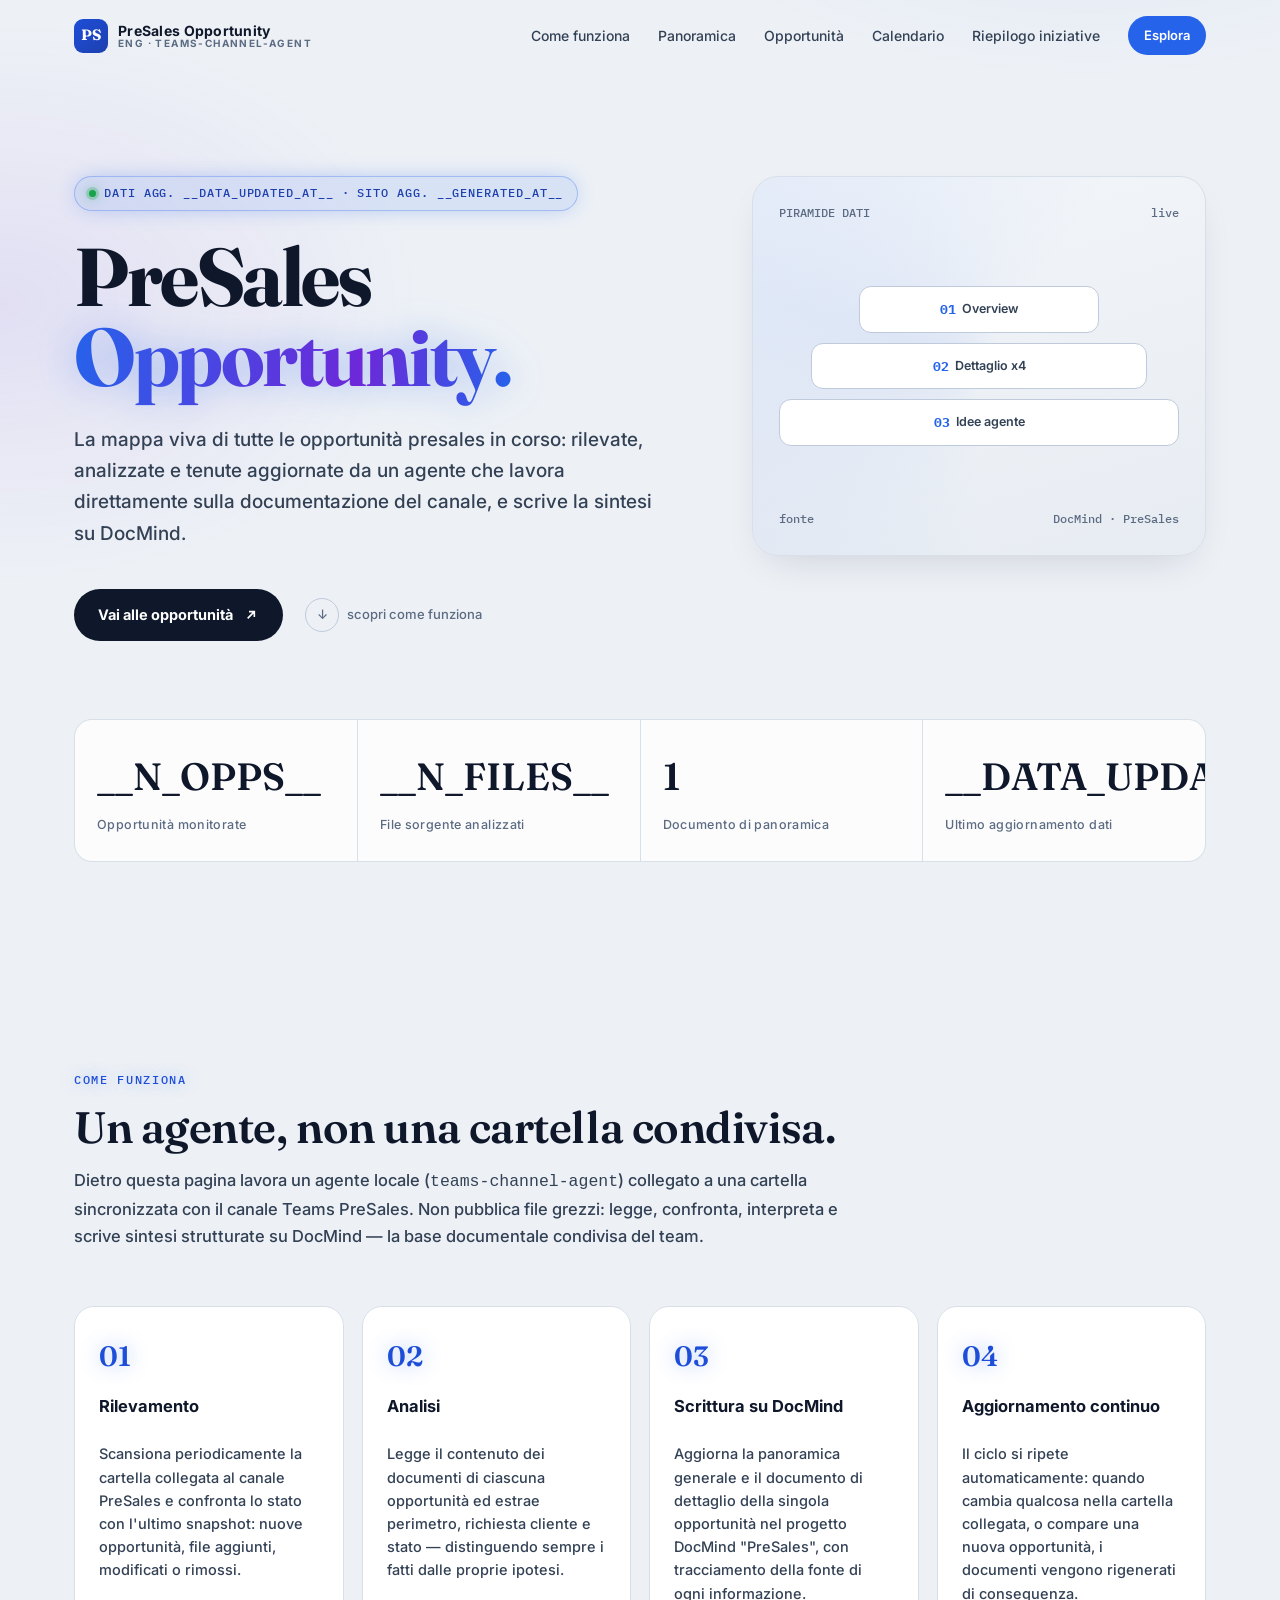
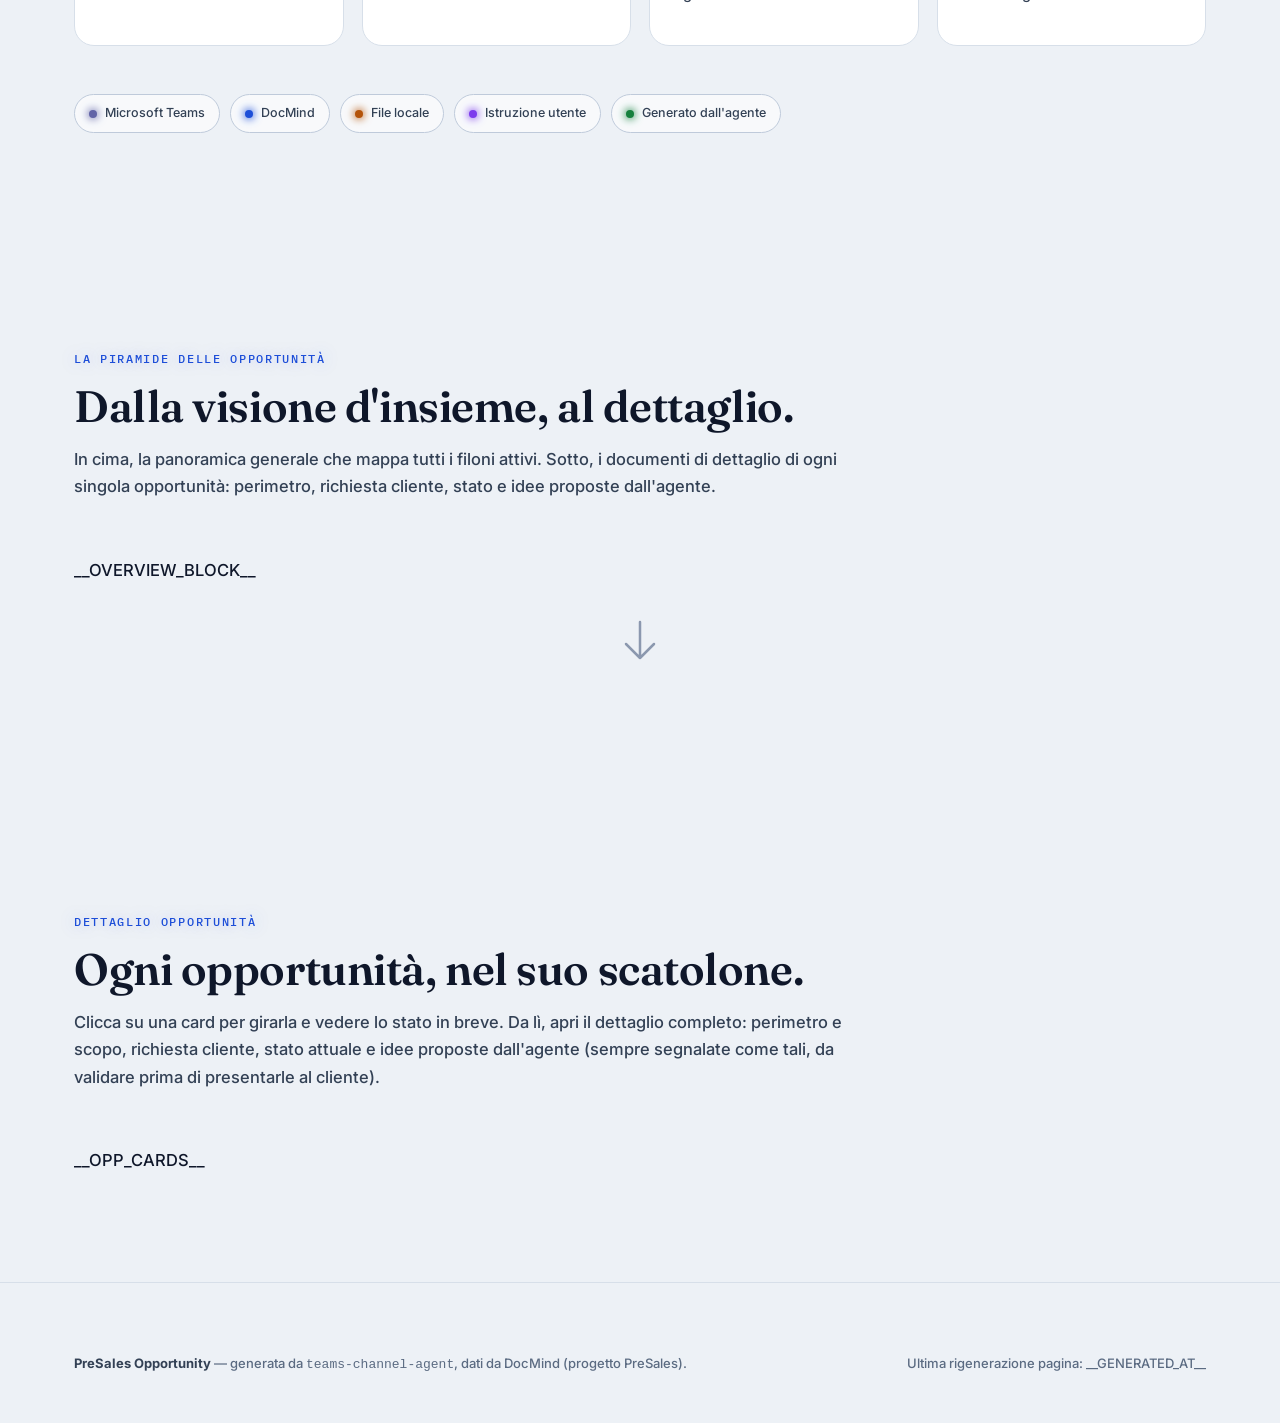
<file: site/template.html>
<!DOCTYPE html>
<html lang="it">
<head>
<meta charset="UTF-8">
<title>PreSales Opportunity — ENG</title>
<meta name="description" content="Panoramica e dettaglio delle opportunità presales, mantenuta dall'agente teams-channel-agent su DocMind.">
<meta name="viewport" content="width=device-width, initial-scale=1">
<link rel="preconnect" href="https://fonts.googleapis.com">
<link rel="preconnect" href="https://fonts.gstatic.com" crossorigin>
<link rel="stylesheet" href="https://fonts.googleapis.com/css2?family=Fraunces:opsz,wght@9..144,500;9..144,600;9..144,700&family=Inter:wght@400;500;600;700;800&family=IBM+Plex+Mono:wght@500&display=swap">
<link rel="stylesheet" href="assets/site.css">
</head>
<body>

<div class="progress" id="progress"></div>

<header class="nav" id="siteNav">
  <div class="wrap">
    <a href="#top" class="brand">
      <span class="brand-mark">PS</span>
      <span class="brand-text"><b>PreSales Opportunity</b><span>ENG &middot; teams-channel-agent</span></span>
    </a>
    <nav class="links">
      <a href="#come-funziona">Come funziona</a>
      <a href="#panoramica">Panoramica</a>
      <a href="#opportunita">Opportunità</a>
      <a href="calendario.html">Calendario</a>
      <a href="riepilogo.html">Riepilogo iniziative</a>
      <a href="#panoramica" class="nav-cta">Esplora</a>
    </nav>
  </div>
</header>

<section class="hero" id="top">
  <div class="wrap">
    <div class="hero-grid">
      <div class="hero-text">
        <span class="kicker"><span class="dot-live"></span> Dati agg. __DATA_UPDATED_AT__ &middot; Sito agg. __GENERATED_AT__</span>
        <h1 class="title">PreSales<br><span class="accent">Opportunity.</span></h1>
        <p class="lead">La mappa viva di tutte le opportunità presales in corso: rilevate, analizzate e tenute aggiornate da un agente che lavora direttamente sulla documentazione del canale, e scrive la sintesi su DocMind.</p>
        <div class="hero-cta-row">
          <a href="#opportunita" class="btn-primary">Vai alle opportunità
            <svg width="16" height="16" viewBox="0 0 24 24" fill="none" stroke="currentColor" stroke-width="2.4"><path d="M7 17 17 7M9 7h8v8"/></svg>
          </a>
          <a href="#come-funziona" class="scroll-hint"><span class="circle">&darr;</span> scopri come funziona</a>
        </div>
      </div>
      <div class="hero-visual reveal">
        <div class="hv-row"><span>PIRAMIDE DATI</span><span>live</span></div>
        <div class="hv-pyramid">
          <div class="hv-tier t1"><b>01</b> Overview</div>
          <div class="hv-tier t2"><b>02</b> Dettaglio x4</div>
          <div class="hv-tier t3"><b>03</b> Idee agente</div>
        </div>
        <div class="hv-row"><span>fonte</span><span>DocMind · PreSales</span></div>
      </div>
    </div>

    <div class="stats">
      <div class="stat"><div class="num mono">__N_OPPS__</div><div class="lab">Opportunità monitorate</div></div>
      <div class="stat"><div class="num mono">__N_FILES__</div><div class="lab">File sorgente analizzati</div></div>
      <div class="stat"><div class="num mono">1</div><div class="lab">Documento di panoramica</div></div>
      <div class="stat"><div class="num mono" id="statUpdated">__DATA_UPDATED_AT__</div><div class="lab">Ultimo aggiornamento dati</div></div>
    </div>
  </div>
</section>

<section id="come-funziona">
  <div class="wrap">
    <span class="section-label">Come funziona</span>
    <div class="section-head">
      <h2>Un agente, non una cartella condivisa.</h2>
      <p>Dietro questa pagina lavora un agente locale (<code>teams-channel-agent</code>) collegato a una cartella sincronizzata con il canale Teams PreSales. Non pubblica file grezzi: legge, confronta, interpreta e scrive sintesi strutturate su DocMind — la base documentale condivisa del team.</p>
    </div>
    <div class="steps reveal">
      <div class="step"><div class="n">01</div><h4>Rilevamento</h4><p>Scansiona periodicamente la cartella collegata al canale PreSales e confronta lo stato con l'ultimo snapshot: nuove opportunità, file aggiunti, modificati o rimossi.</p></div>
      <div class="step"><div class="n">02</div><h4>Analisi</h4><p>Legge il contenuto dei documenti di ciascuna opportunità ed estrae perimetro, richiesta cliente e stato — distinguendo sempre i fatti dalle proprie ipotesi.</p></div>
      <div class="step"><div class="n">03</div><h4>Scrittura su DocMind</h4><p>Aggiorna la panoramica generale e il documento di dettaglio della singola opportunità nel progetto DocMind "PreSales", con tracciamento della fonte di ogni informazione.</p></div>
      <div class="step"><div class="n">04</div><h4>Aggiornamento continuo</h4><p>Il ciclo si ripete automaticamente: quando cambia qualcosa nella cartella collegata, o compare una nuova opportunità, i documenti vengono rigenerati di conseguenza.</p></div>
    </div>

    <div class="legend reveal">
      <span class="badge teams"><i></i> Microsoft Teams</span>
      <span class="badge docmind"><i></i> DocMind</span>
      <span class="badge locale"><i></i> File locale</span>
      <span class="badge istruzione"><i></i> Istruzione utente</span>
      <span class="badge agente"><i></i> Generato dall'agente</span>
    </div>
  </div>
</section>

<section id="panoramica">
  <div class="wrap">
    <span class="section-label">La piramide delle opportunità</span>
    <div class="section-head">
      <h2>Dalla visione d'insieme, al dettaglio.</h2>
      <p>In cima, la panoramica generale che mappa tutti i filoni attivi. Sotto, i documenti di dettaglio di ogni singola opportunità: perimetro, richiesta cliente, stato e idee proposte dall'agente.</p>
    </div>
    __OVERVIEW_BLOCK__
    <div class="pyramid-connector reveal">
      <svg width="64" height="40" viewBox="0 0 64 40"><path d="M32 2 L32 38 M18 24 L32 38 L46 24" stroke="#2A4068" stroke-width="2.5" fill="none" stroke-linecap="round" stroke-linejoin="round"/></svg>
    </div>
  </div>
</section>

<section id="opportunita">
  <div class="wrap">
    <span class="section-label">Dettaglio opportunità</span>
    <div class="section-head">
      <h2>Ogni opportunità, nel suo scatolone.</h2>
      <p>Clicca su una card per girarla e vedere lo stato in breve. Da lì, apri il dettaglio completo: perimetro e scopo, richiesta cliente, stato attuale e idee proposte dall'agente (sempre segnalate come tali, da validare prima di presentarle al cliente).</p>
    </div>
    <div class="opp-grid">
      __OPP_CARDS__
    </div>
  </div>
</section>

<footer>
  <div class="wrap">
    <div><strong>PreSales Opportunity</strong> — generata da <code>teams-channel-agent</code>, dati da DocMind (progetto PreSales).</div>
    <div>Ultima rigenerazione pagina: __GENERATED_AT__</div>
  </div>
</footer>

<script>
// progress bar
const progress = document.getElementById('progress');
function onScroll(){
  const h = document.documentElement;
  const scrolled = (h.scrollTop) / (h.scrollHeight - h.clientHeight) * 100;
  progress.style.width = scrolled + '%';
  document.getElementById('siteNav').classList.toggle('solid', h.scrollTop > 40);
}
document.addEventListener('scroll', onScroll, {passive:true});
onScroll();

// reveal on scroll
const io = new IntersectionObserver((entries)=>{
  entries.forEach(e=>{ if(e.isIntersecting){ e.target.classList.add('in'); io.unobserve(e.target);} });
},{threshold:0.12});
document.querySelectorAll('.reveal').forEach(el=>io.observe(el));

// flip cards for opportunities: click/tap/Enter flips, click sul link di dettaglio no-flip
document.querySelectorAll('.flip-card').forEach(card=>{
  card.setAttribute('tabindex','0');
  card.setAttribute('role','button');
  card.setAttribute('aria-pressed','false');
  const toggle = ()=>{
    const flipped = card.classList.toggle('is-flipped');
    card.setAttribute('aria-pressed', String(flipped));
  };
  card.addEventListener('click', (e)=>{
    if(e.target.closest('a.opp-detail-link')) return; // lascia navigare il link
    toggle();
  });
  card.addEventListener('keydown', (e)=>{
    if((e.key === 'Enter' || e.key === ' ') && !e.target.closest('a.opp-detail-link')){
      e.preventDefault(); toggle();
    }
  });
});

// smooth nav
document.querySelectorAll('a[href^="#"]').forEach(a=>{
  a.addEventListener('click', e=>{
    const id = a.getAttribute('href').slice(1);
    const target = document.getElementById(id);
    if(target){ e.preventDefault(); target.scrollIntoView({behavior:'smooth', block:'start'}); }
  });
});
</script>
</body>
</html>
</file>
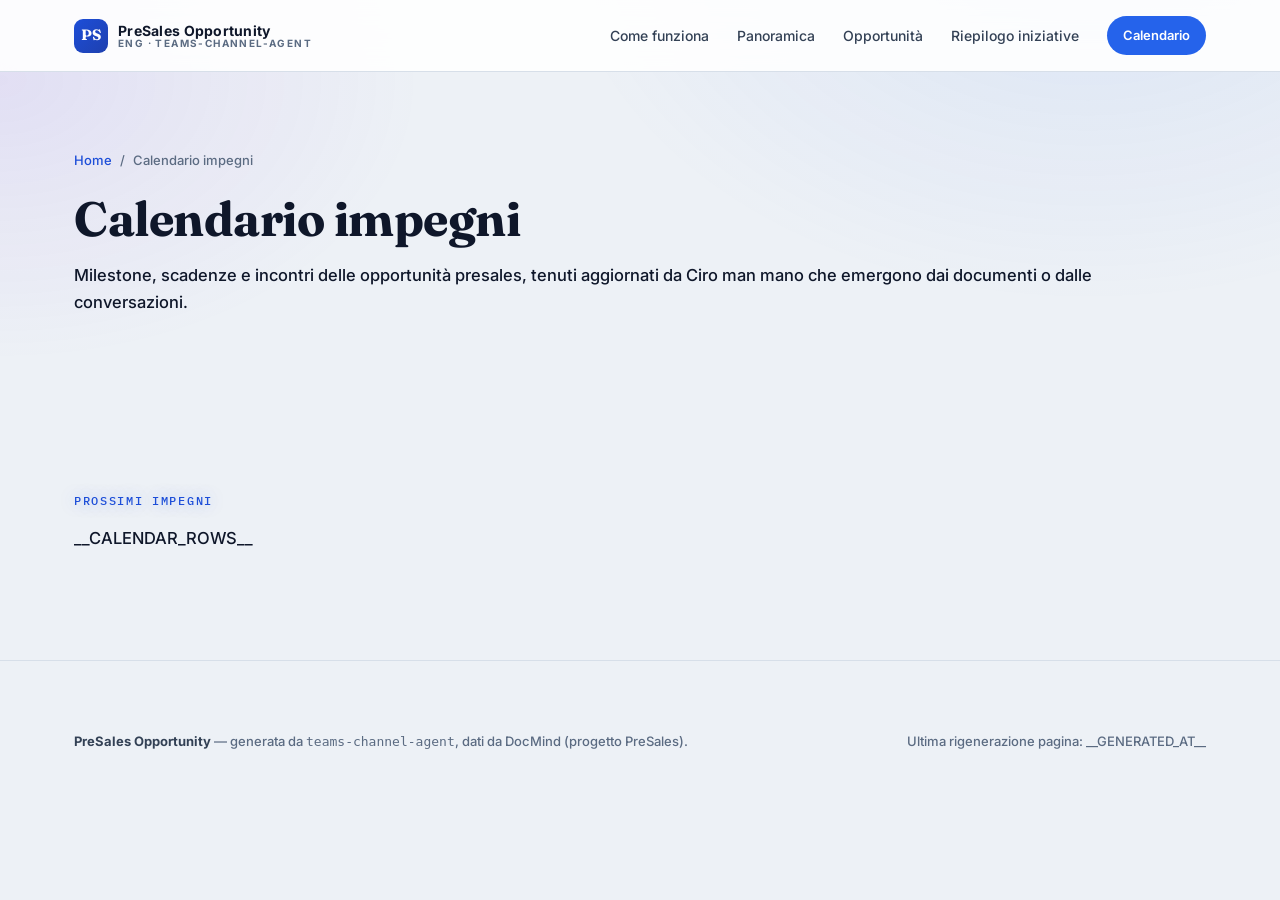
<file: site/template_calendar.html>
<!DOCTYPE html>
<html lang="it">
<head>
<meta charset="UTF-8">
<title>Calendario impegni — PreSales Opportunity — ENG</title>
<meta name="description" content="Calendario di milestone, scadenze e incontri delle opportunità presales, tenuto da Ciro.">
<meta name="viewport" content="width=device-width, initial-scale=1">
<link rel="preconnect" href="https://fonts.googleapis.com">
<link rel="preconnect" href="https://fonts.gstatic.com" crossorigin>
<link rel="stylesheet" href="https://fonts.googleapis.com/css2?family=Fraunces:opsz,wght@9..144,500;9..144,600;9..144,700&family=Inter:wght@400;500;600;700;800&family=IBM+Plex+Mono:wght@500&display=swap">
<link rel="stylesheet" href="assets/site.css">
</head>
<body>

<div class="progress" id="progress"></div>

<header class="nav solid" id="siteNav">
  <div class="wrap">
    <a href="index.html#top" class="brand">
      <span class="brand-mark">PS</span>
      <span class="brand-text"><b>PreSales Opportunity</b><span>ENG &middot; teams-channel-agent</span></span>
    </a>
    <nav class="links">
      <a href="index.html#come-funziona">Come funziona</a>
      <a href="index.html#panoramica">Panoramica</a>
      <a href="index.html#opportunita">Opportunità</a>
      <a href="riepilogo.html">Riepilogo iniziative</a>
      <a href="calendario.html" class="nav-cta">Calendario</a>
    </nav>
  </div>
</header>

<section class="detail-hero">
  <div class="wrap">
    <div class="breadcrumb"><a href="index.html#top">Home</a> <span>/</span> <span>Calendario impegni</span></div>
    <h1>Calendario impegni</h1>
    <p class="lead">Milestone, scadenze e incontri delle opportunità presales, tenuti aggiornati da Ciro man mano che emergono dai documenti o dalle conversazioni.</p>
  </div>
</section>

<section>
  <div class="wrap">
    <span class="section-label">Prossimi impegni</span>
    <ul class="calendar-list reveal">
      __CALENDAR_ROWS__
    </ul>
  </div>
</section>

<footer>
  <div class="wrap">
    <div><strong>PreSales Opportunity</strong> — generata da <code>teams-channel-agent</code>, dati da DocMind (progetto PreSales).</div>
    <div>Ultima rigenerazione pagina: __GENERATED_AT__</div>
  </div>
</footer>

<script>
const progress = document.getElementById('progress');
function onScroll(){
  const h = document.documentElement;
  const scrolled = (h.scrollTop) / (h.scrollHeight - h.clientHeight) * 100;
  progress.style.width = scrolled + '%';
}
document.addEventListener('scroll', onScroll, {passive:true});
onScroll();

// reveal on scroll
const io = new IntersectionObserver((entries)=>{
  entries.forEach(e=>{ if(e.isIntersecting){ e.target.classList.add('in'); io.unobserve(e.target);} });
},{threshold:0.12});
document.querySelectorAll('.reveal').forEach(el=>io.observe(el));
</script>
</body>
</html>
</file>
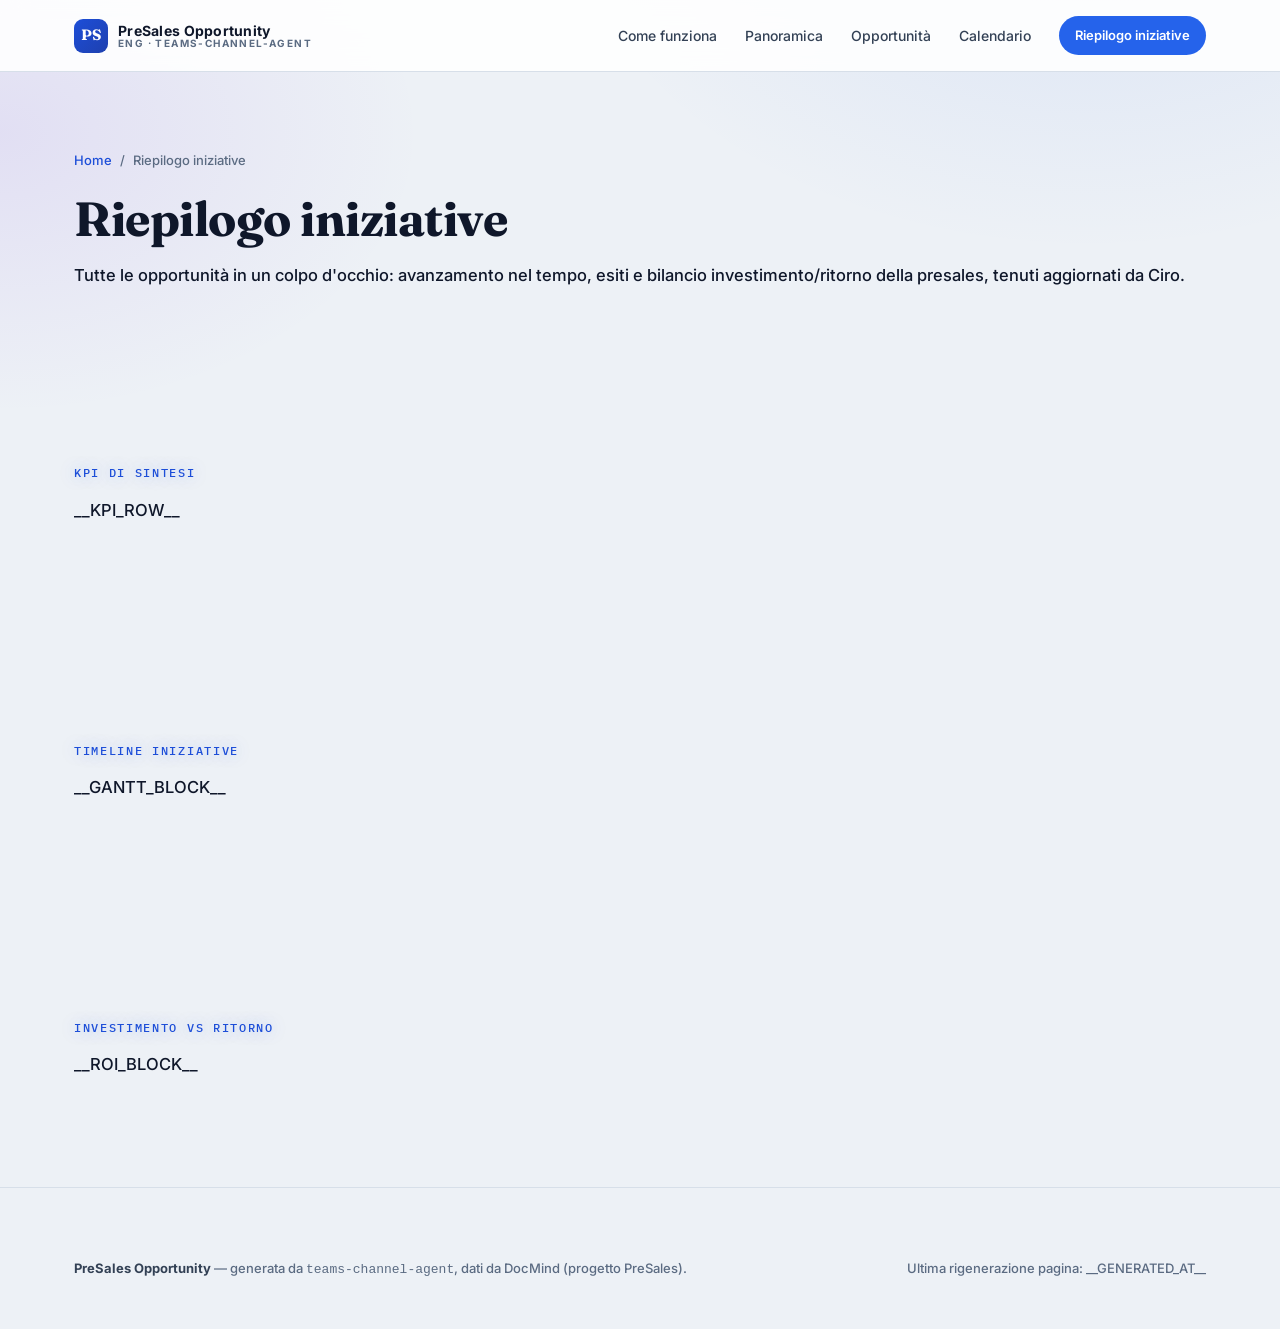
<file: site/template_summary.html>
<!DOCTYPE html>
<html lang="it">
<head>
<meta charset="UTF-8">
<title>Riepilogo iniziative — PreSales Opportunity — ENG</title>
<meta name="description" content="Vista di sintesi di tutte le iniziative presales: timeline di avanzamento, esiti e investimento/ritorno, tenuta da Ciro.">
<meta name="viewport" content="width=device-width, initial-scale=1">
<link rel="preconnect" href="https://fonts.googleapis.com">
<link rel="preconnect" href="https://fonts.gstatic.com" crossorigin>
<link rel="stylesheet" href="https://fonts.googleapis.com/css2?family=Fraunces:opsz,wght@9..144,500;9..144,600;9..144,700&family=Inter:wght@400;500;600;700;800&family=IBM+Plex+Mono:wght@500&display=swap">
<link rel="stylesheet" href="assets/site.css">
</head>
<body>

<div class="progress" id="progress"></div>

<header class="nav solid" id="siteNav">
  <div class="wrap">
    <a href="index.html#top" class="brand">
      <span class="brand-mark">PS</span>
      <span class="brand-text"><b>PreSales Opportunity</b><span>ENG &middot; teams-channel-agent</span></span>
    </a>
    <nav class="links">
      <a href="index.html#come-funziona">Come funziona</a>
      <a href="index.html#panoramica">Panoramica</a>
      <a href="index.html#opportunita">Opportunità</a>
      <a href="calendario.html">Calendario</a>
      <a href="riepilogo.html" class="nav-cta">Riepilogo iniziative</a>
    </nav>
  </div>
</header>

<section class="detail-hero">
  <div class="wrap">
    <div class="breadcrumb"><a href="index.html#top">Home</a> <span>/</span> <span>Riepilogo iniziative</span></div>
    <h1>Riepilogo iniziative</h1>
    <p class="lead">Tutte le opportunità in un colpo d'occhio: avanzamento nel tempo, esiti e bilancio investimento/ritorno della presales, tenuti aggiornati da Ciro.</p>
  </div>
</section>

<section>
  <div class="wrap">
    <span class="section-label">KPI di sintesi</span>
    __KPI_ROW__
  </div>
</section>

<section>
  <div class="wrap">
    <span class="section-label">Timeline iniziative</span>
    __GANTT_BLOCK__
  </div>
</section>

<section>
  <div class="wrap">
    <span class="section-label">Investimento vs ritorno</span>
    __ROI_BLOCK__
  </div>
</section>

<footer>
  <div class="wrap">
    <div><strong>PreSales Opportunity</strong> — generata da <code>teams-channel-agent</code>, dati da DocMind (progetto PreSales).</div>
    <div>Ultima rigenerazione pagina: __GENERATED_AT__</div>
  </div>
</footer>

<script>
const progress = document.getElementById('progress');
function onScroll(){
  const h = document.documentElement;
  const scrolled = (h.scrollTop) / (h.scrollHeight - h.clientHeight) * 100;
  progress.style.width = scrolled + '%';
}
document.addEventListener('scroll', onScroll, {passive:true});
onScroll();

const io = new IntersectionObserver((entries)=>{
  entries.forEach(e=>{ if(e.isIntersecting){ e.target.classList.add('in'); io.unobserve(e.target);} });
},{threshold:0.12});
document.querySelectorAll('.reveal').forEach(el=>io.observe(el));
</script>
</body>
</html>
</file>
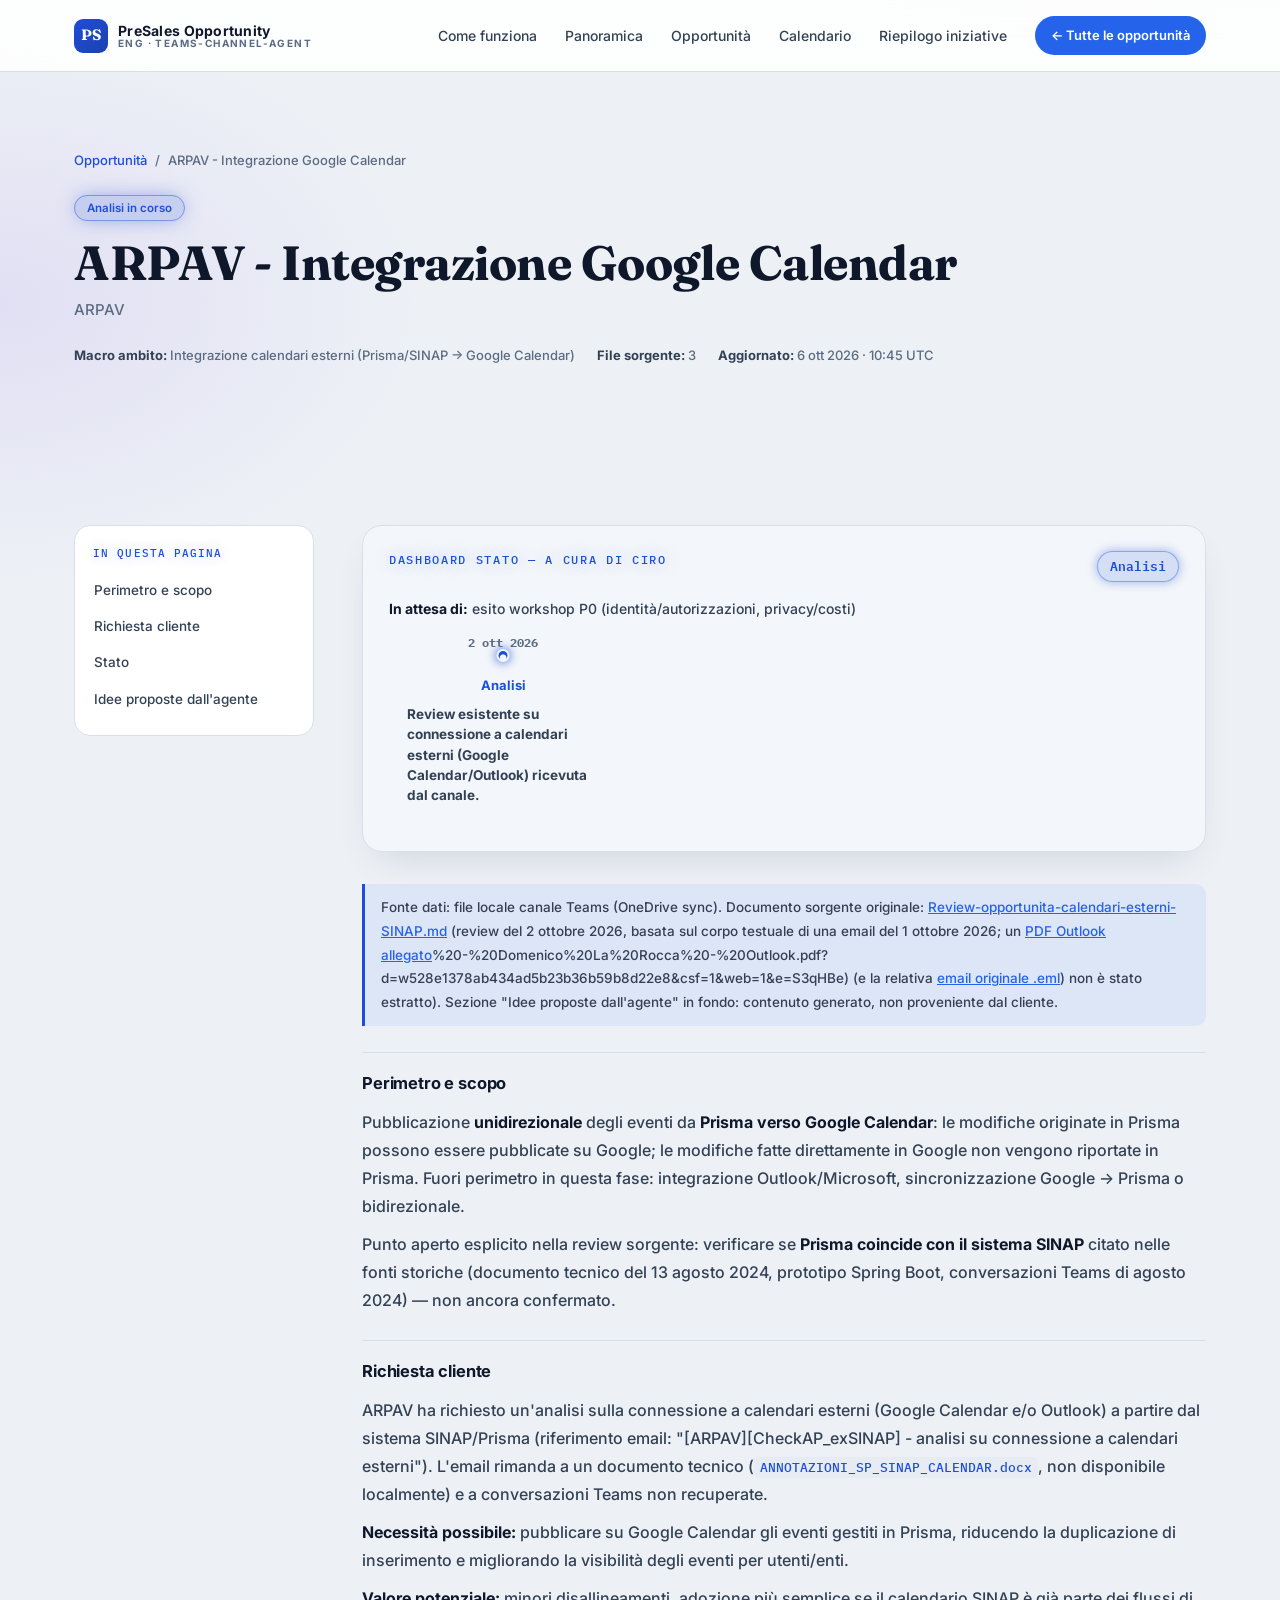
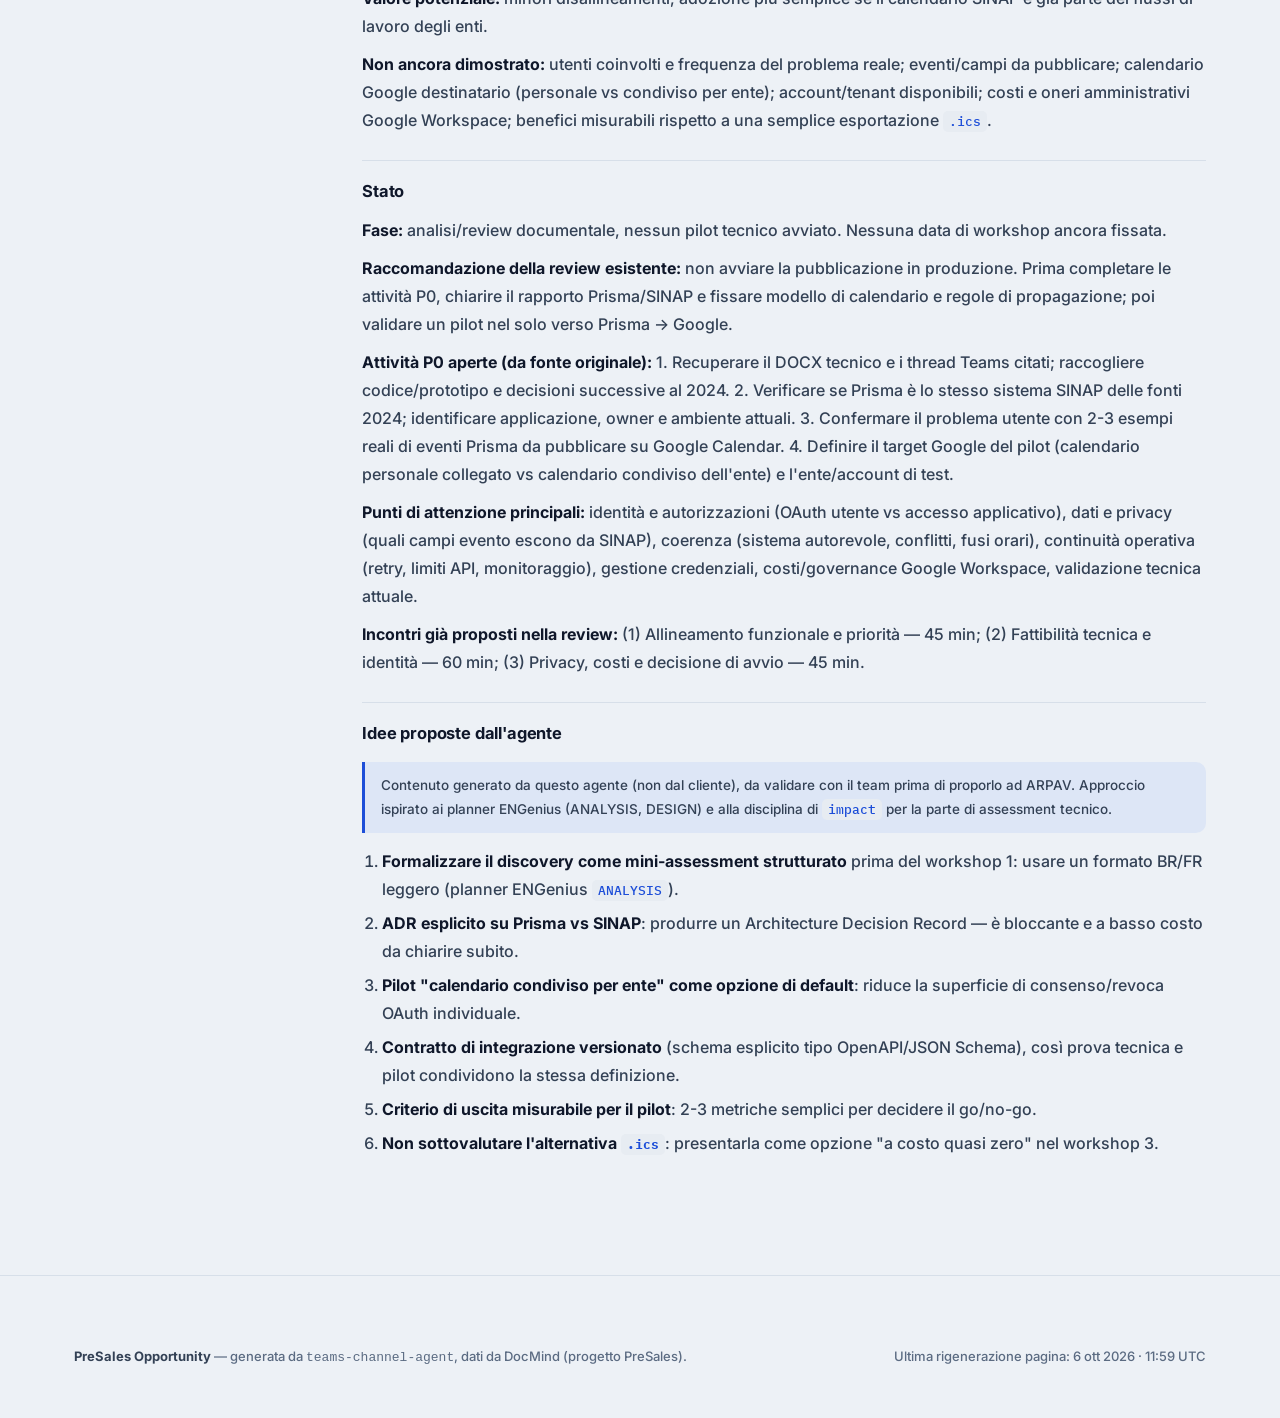
<file: site/opportunita/arpav.html>
<!DOCTYPE html>
<html lang="it">
<head>
<meta charset="UTF-8">
<title>ARPAV - Integrazione Google Calendar — PreSales Opportunity — ENG</title>
<meta name="description" content="Dettaglio opportunità presales ARPAV - Integrazione Google Calendar, mantenuto dall'agente teams-channel-agent su DocMind.">
<meta name="viewport" content="width=device-width, initial-scale=1">
<link rel="preconnect" href="https://fonts.googleapis.com">
<link rel="preconnect" href="https://fonts.gstatic.com" crossorigin>
<link rel="stylesheet" href="https://fonts.googleapis.com/css2?family=Fraunces:opsz,wght@9..144,500;9..144,600;9..144,700&family=Inter:wght@400;500;600;700;800&family=IBM+Plex+Mono:wght@500&display=swap">
<link rel="stylesheet" href="../assets/site.css">
</head>
<body>

<div class="progress" id="progress"></div>

<header class="nav solid" id="siteNav">
  <div class="wrap">
    <a href="../index.html#top" class="brand">
      <span class="brand-mark">PS</span>
      <span class="brand-text"><b>PreSales Opportunity</b><span>ENG &middot; teams-channel-agent</span></span>
    </a>
    <nav class="links">
      <a href="../index.html#come-funziona">Come funziona</a>
      <a href="../index.html#panoramica">Panoramica</a>
      <a href="../index.html#opportunita">Opportunità</a>
      <a href="../calendario.html">Calendario</a>
      <a href="../riepilogo.html">Riepilogo iniziative</a>
      <a href="../index.html#opportunita" class="nav-cta">&larr; Tutte le opportunità</a>
    </nav>
  </div>
</header>

<section class="detail-hero">
  <div class="wrap">
    <div class="breadcrumb"><a href="../index.html#opportunita">Opportunità</a> <span>/</span> <span>ARPAV - Integrazione Google Calendar</span></div>
    <span class="opp-status" style="--accent:#1D4ED8">Analisi in corso</span>
    <h1>ARPAV - Integrazione Google Calendar</h1>
    <div class="opp-client">ARPAV</div>
    <div class="detail-meta">
      <span><b>Macro ambito:</b> Integrazione calendari esterni (Prisma/SINAP → Google Calendar)</span>
      <span><b>File sorgente:</b> 3</span>
      <span><b>Aggiornato:</b> 6 ott 2026 · 10:45 UTC</span>
    </div>
  </div>
</section>

<section>
  <div class="wrap detail-layout">
    <aside class="detail-toc">
      <span class="detail-toc-label">In questa pagina</span>
      <a href="#perimetro-e-scopo" class="">Perimetro e scopo</a>
<a href="#richiesta-cliente" class="">Richiesta cliente</a>
<a href="#stato" class="">Stato</a>
<a href="#idee-proposte-dallagente" class="">Idee proposte dall'agente</a>
    </aside>
    <div class="detail-content">
      
    <div class="dashboard-card reveal">
      <div class="dashboard-head">
        <span class="section-label">Dashboard stato — a cura di Ciro</span>
        <span class="dash-stato-badge" style="--accent:#1D4ED8">Analisi</span>
      </div>
      <div class="dashboard-meta">
        
        <span class="dash-waiting"><b>In attesa di:</b> esito workshop P0 (identità/autorizzazioni, privacy/costi)</span>
      </div>
      <ol class="htimeline">
        
        <li class="htimeline-item htimeline-stato" style="--accent:#1D4ED8">
          <span class="htimeline-date">2 ott 2026</span>
          <span class="htimeline-dot">&#9679;</span>
          <span class="htimeline-stato" style="--accent:#1D4ED8">Analisi</span>
          <div class="htimeline-body">
            <p class="htimeline-nota">Review esistente su connessione a calendari esterni (Google Calendar/Outlook) ricevuta dal canale.</p>
            
          </div>
        </li>
      </ol>
    </div>
      <div class="prose">
        <h1>Presales — Dettaglio Opportunità: ARPAV - Integrazione Google Calendar</h1>
<blockquote class="src-note">
<p>Fonte dati: file locale canale Teams (OneDrive sync). Documento sorgente originale: <a href="https://engit.sharepoint.com/:t:/r/sites/DeliveryFactoryA-PreSalesandOpptys/Documenti%20condivisi/PreSales/ARPAV%20-%20Integrazione%20Google%20Calendar/Review-opportunita-calendari-esterni-SINAP.md?d=w54d6b90e830242febc89a64b93a76cdb&amp;csf=1&amp;web=1&amp;e=rz5eBX">Review-opportunita-calendari-esterni-SINAP.md</a> (review del 2 ottobre 2026, basata sul corpo testuale di una email del 1 ottobre 2026; un <a href="https://engit.sharepoint.com/:b:/r/sites/DeliveryFactoryA-PreSalesandOpptys/Documenti%20condivisi/PreSales/ARPAV%20-%20Integrazione%20Google%20Calendar/%5BARPAV%5D%5BCheckAP_exSINAP%5D%20-%20analisi%20su%20c...outlook">PDF Outlook allegato</a>%20-%20Domenico%20La%20Rocca%20-%20Outlook.pdf?d=w528e1378ab434ad5b23b36b59b8d22e8&amp;csf=1&amp;web=1&amp;e=S3qHBe) (e la relativa <a href="https://engit.sharepoint.com/:u:/r/sites/DeliveryFactoryA-PreSalesandOpptys/Documenti%20condivisi/PreSales/ARPAV%20-%20Integrazione%20Google%20Calendar/%5BARPAV%5D%5BCheckAP_exSINAP%5D%20-%20analisi%20su%20connessione%20a%20calendari%20esterni%20(google%20calendar%20e_o%20outlook).eml?d=w0a14bdf60a1e490493eb32dcbf31eaf9&amp;csf=1&amp;web=1&amp;e=471zLl">email originale .eml</a>) non è stato estratto). Sezione "Idee proposte dall'agente" in fondo: contenuto generato, non proveniente dal cliente.</p>
</blockquote>
<h2 id="perimetro-e-scopo">Perimetro e scopo</h2>
<p>Pubblicazione <strong>unidirezionale</strong> degli eventi da <strong>Prisma verso Google Calendar</strong>: le modifiche originate in Prisma possono essere pubblicate su Google; le modifiche fatte direttamente in Google non vengono riportate in Prisma. Fuori perimetro in questa fase: integrazione Outlook/Microsoft, sincronizzazione Google → Prisma o bidirezionale.</p>
<p>Punto aperto esplicito nella review sorgente: verificare se <strong>Prisma coincide con il sistema SINAP</strong> citato nelle fonti storiche (documento tecnico del 13 agosto 2024, prototipo Spring Boot, conversazioni Teams di agosto 2024) — non ancora confermato.</p>
<h2 id="richiesta-cliente">Richiesta cliente</h2>
<p>ARPAV ha richiesto un'analisi sulla connessione a calendari esterni (Google Calendar e/o Outlook) a partire dal sistema SINAP/Prisma (riferimento email: "[ARPAV][CheckAP_exSINAP] - analisi su connessione a calendari esterni"). L'email rimanda a un documento tecnico (<code>ANNOTAZIONI_SP_SINAP_CALENDAR.docx</code>, non disponibile localmente) e a conversazioni Teams non recuperate.</p>
<p><strong>Necessità possibile:</strong> pubblicare su Google Calendar gli eventi gestiti in Prisma, riducendo la duplicazione di inserimento e migliorando la visibilità degli eventi per utenti/enti.</p>
<p><strong>Valore potenziale:</strong> minori disallineamenti, adozione più semplice se il calendario SINAP è già parte dei flussi di lavoro degli enti.</p>
<p><strong>Non ancora dimostrato:</strong> utenti coinvolti e frequenza del problema reale; eventi/campi da pubblicare; calendario Google destinatario (personale vs condiviso per ente); account/tenant disponibili; costi e oneri amministrativi Google Workspace; benefici misurabili rispetto a una semplice esportazione <code>.ics</code>.</p>
<h2 id="stato">Stato</h2>
<p><strong>Fase:</strong> analisi/review documentale, nessun pilot tecnico avviato. Nessuna data di workshop ancora fissata.</p>
<p><strong>Raccomandazione della review esistente:</strong> non avviare la pubblicazione in produzione. Prima completare le attività P0, chiarire il rapporto Prisma/SINAP e fissare modello di calendario e regole di propagazione; poi validare un pilot nel solo verso Prisma → Google.</p>
<p><strong>Attività P0 aperte (da fonte originale):</strong>
1. Recuperare il DOCX tecnico e i thread Teams citati; raccogliere codice/prototipo e decisioni successive al 2024.
2. Verificare se Prisma è lo stesso sistema SINAP delle fonti 2024; identificare applicazione, owner e ambiente attuali.
3. Confermare il problema utente con 2-3 esempi reali di eventi Prisma da pubblicare su Google Calendar.
4. Definire il target Google del pilot (calendario personale collegato vs calendario condiviso dell'ente) e l'ente/account di test.</p>
<p><strong>Punti di attenzione principali:</strong> identità e autorizzazioni (OAuth utente vs accesso applicativo), dati e privacy (quali campi evento escono da SINAP), coerenza (sistema autorevole, conflitti, fusi orari), continuità operativa (retry, limiti API, monitoraggio), gestione credenziali, costi/governance Google Workspace, validazione tecnica attuale.</p>
<p><strong>Incontri già proposti nella review:</strong> (1) Allineamento funzionale e priorità — 45 min; (2) Fattibilità tecnica e identità — 60 min; (3) Privacy, costi e decisione di avvio — 45 min.</p>
<h2 id="idee-proposte-dallagente">Idee proposte dall'agente</h2>
<blockquote class="src-note">
<p>Contenuto generato da questo agente (non dal cliente), da validare con il team prima di proporlo ad ARPAV. Approccio ispirato ai planner ENGenius (ANALYSIS, DESIGN) e alla disciplina di <code>impact</code> per la parte di assessment tecnico.</p>
</blockquote>
<ol>
<li><strong>Formalizzare il discovery come mini-assessment strutturato</strong> prima del workshop 1: usare un formato BR/FR leggero (planner ENGenius <code>ANALYSIS</code>).</li>
<li><strong>ADR esplicito su Prisma vs SINAP</strong>: produrre un Architecture Decision Record — è bloccante e a basso costo da chiarire subito.</li>
<li><strong>Pilot "calendario condiviso per ente" come opzione di default</strong>: riduce la superficie di consenso/revoca OAuth individuale.</li>
<li><strong>Contratto di integrazione versionato</strong> (schema esplicito tipo OpenAPI/JSON Schema), così prova tecnica e pilot condividono la stessa definizione.</li>
<li><strong>Criterio di uscita misurabile per il pilot</strong>: 2-3 metriche semplici per decidere il go/no-go.</li>
<li><strong>Non sottovalutare l'alternativa <code>.ics</code></strong>: presentarla come opzione "a costo quasi zero" nel workshop 3.</li>
</ol>
      </div>
    </div>
  </div>
</section>

<footer>
  <div class="wrap">
    <div><strong>PreSales Opportunity</strong> — generata da <code>teams-channel-agent</code>, dati da DocMind (progetto PreSales).</div>
    <div>Ultima rigenerazione pagina: 6 ott 2026 · 11:59 UTC</div>
  </div>
</footer>

<script>
const progress = document.getElementById('progress');
function onScroll(){
  const h = document.documentElement;
  const scrolled = (h.scrollTop) / (h.scrollHeight - h.clientHeight) * 100;
  progress.style.width = scrolled + '%';
}
document.addEventListener('scroll', onScroll, {passive:true});
onScroll();

// reveal on scroll
const ioReveal = new IntersectionObserver((entries)=>{
  entries.forEach(e=>{ if(e.isIntersecting){ e.target.classList.add('in'); ioReveal.unobserve(e.target);} });
},{threshold:0.12});
document.querySelectorAll('.reveal').forEach(el=>ioReveal.observe(el));

// evidenzia la voce di TOC attiva durante lo scroll
const headings = Array.from(document.querySelectorAll('.detail-content [id]'));
const tocLinks = Array.from(document.querySelectorAll('.detail-toc a'));
if(headings.length && tocLinks.length){
  const io = new IntersectionObserver((entries)=>{
    entries.forEach(e=>{
      const link = document.querySelector('.detail-toc a[href="#' + e.target.id + '"]');
      if(link){ link.classList.toggle('active', e.isIntersecting); }
    });
  }, {rootMargin:'-20% 0px -70% 0px'});
  headings.forEach(h=>io.observe(h));
}
document.querySelectorAll('a[href^="#"]').forEach(a=>{
  a.addEventListener('click', e=>{
    const id = a.getAttribute('href').slice(1);
    const target = document.getElementById(id);
    if(target){ e.preventDefault(); target.scrollIntoView({behavior:'smooth', block:'start'}); }
  });
});
</script>
</body>
</html>
</file>
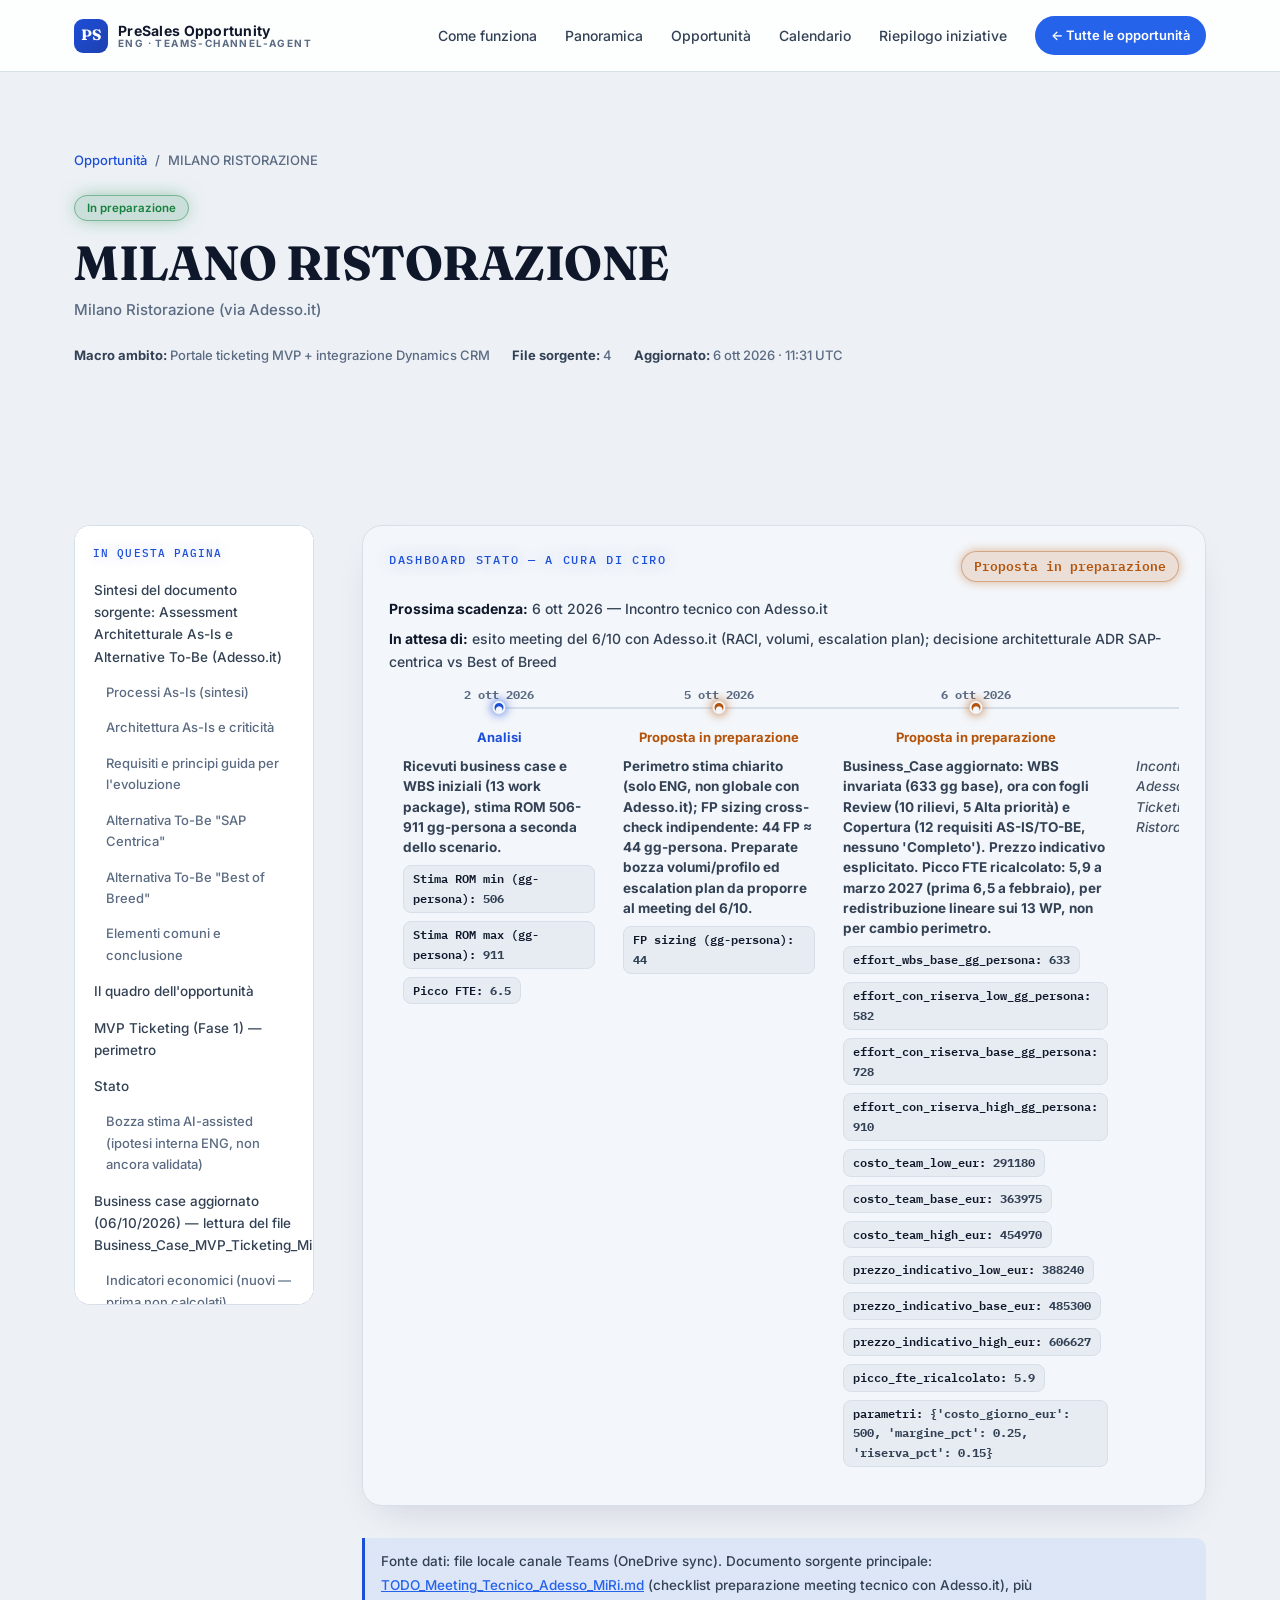
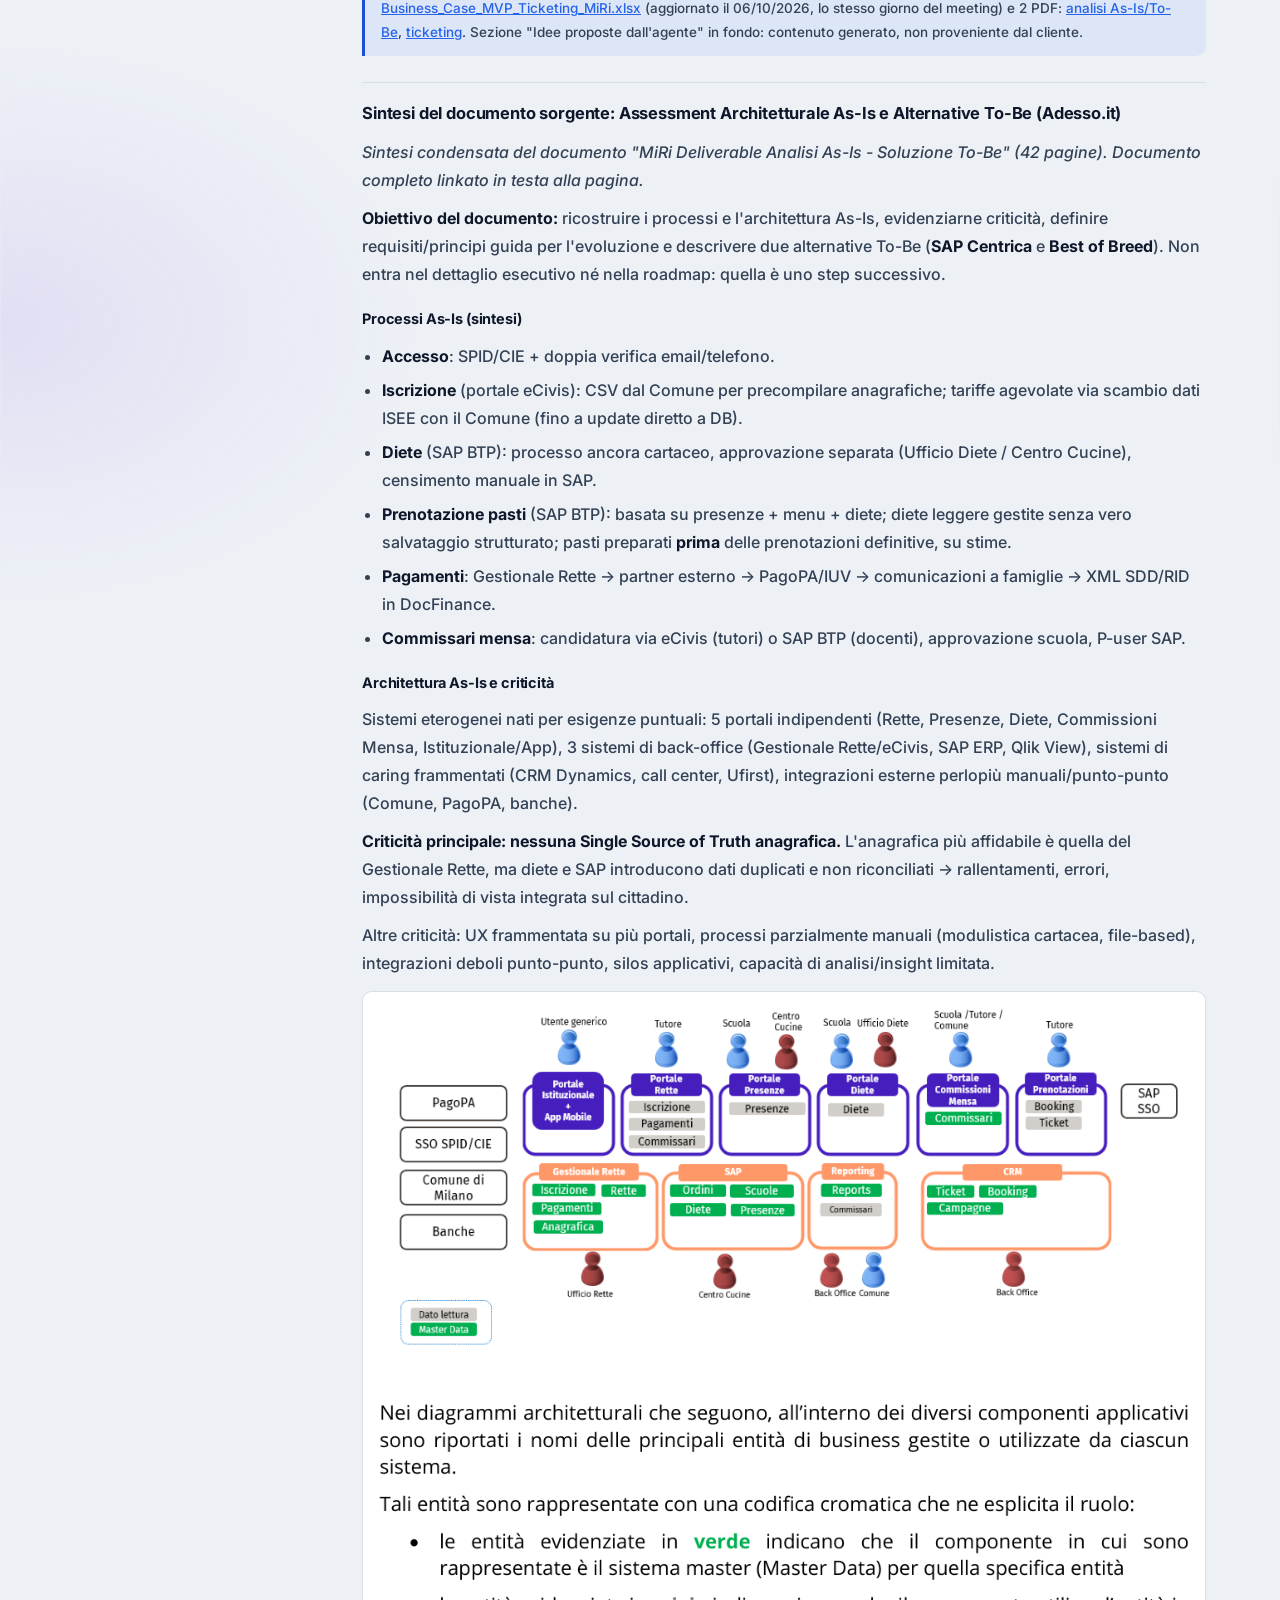
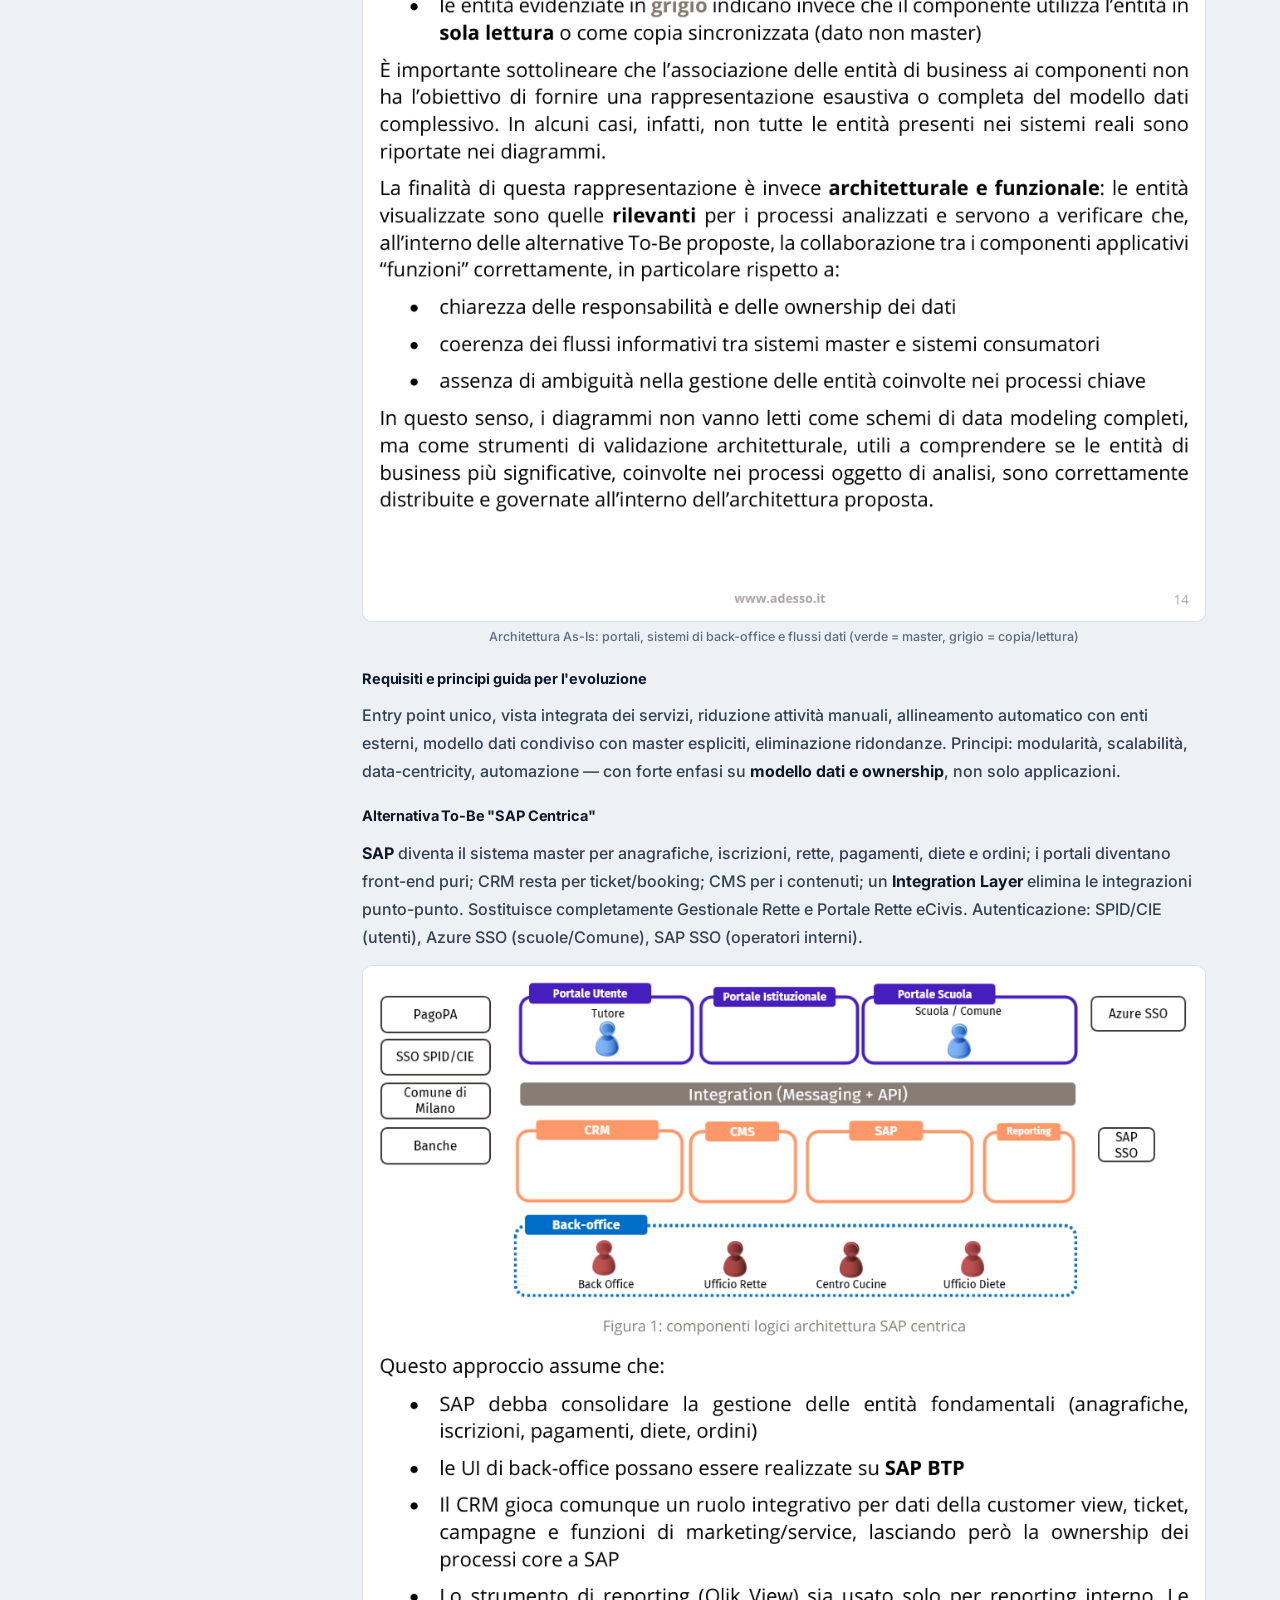
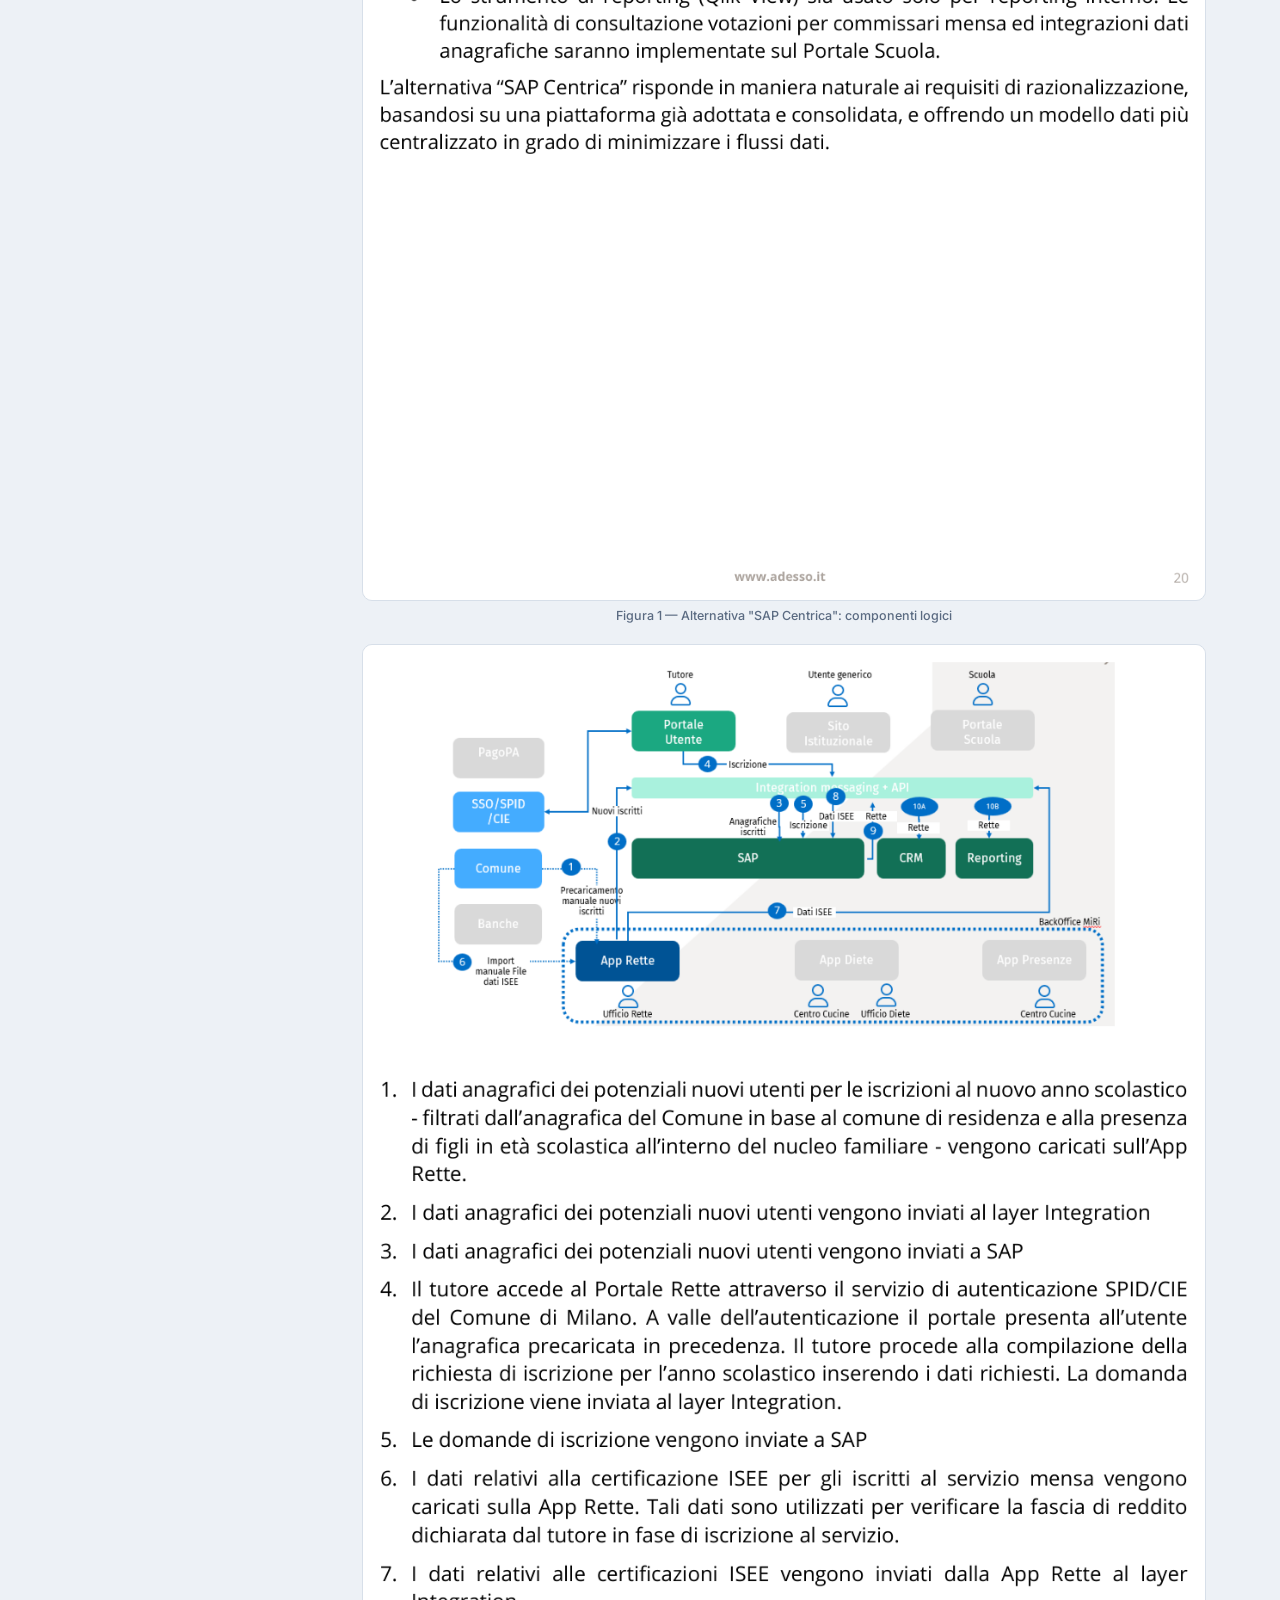
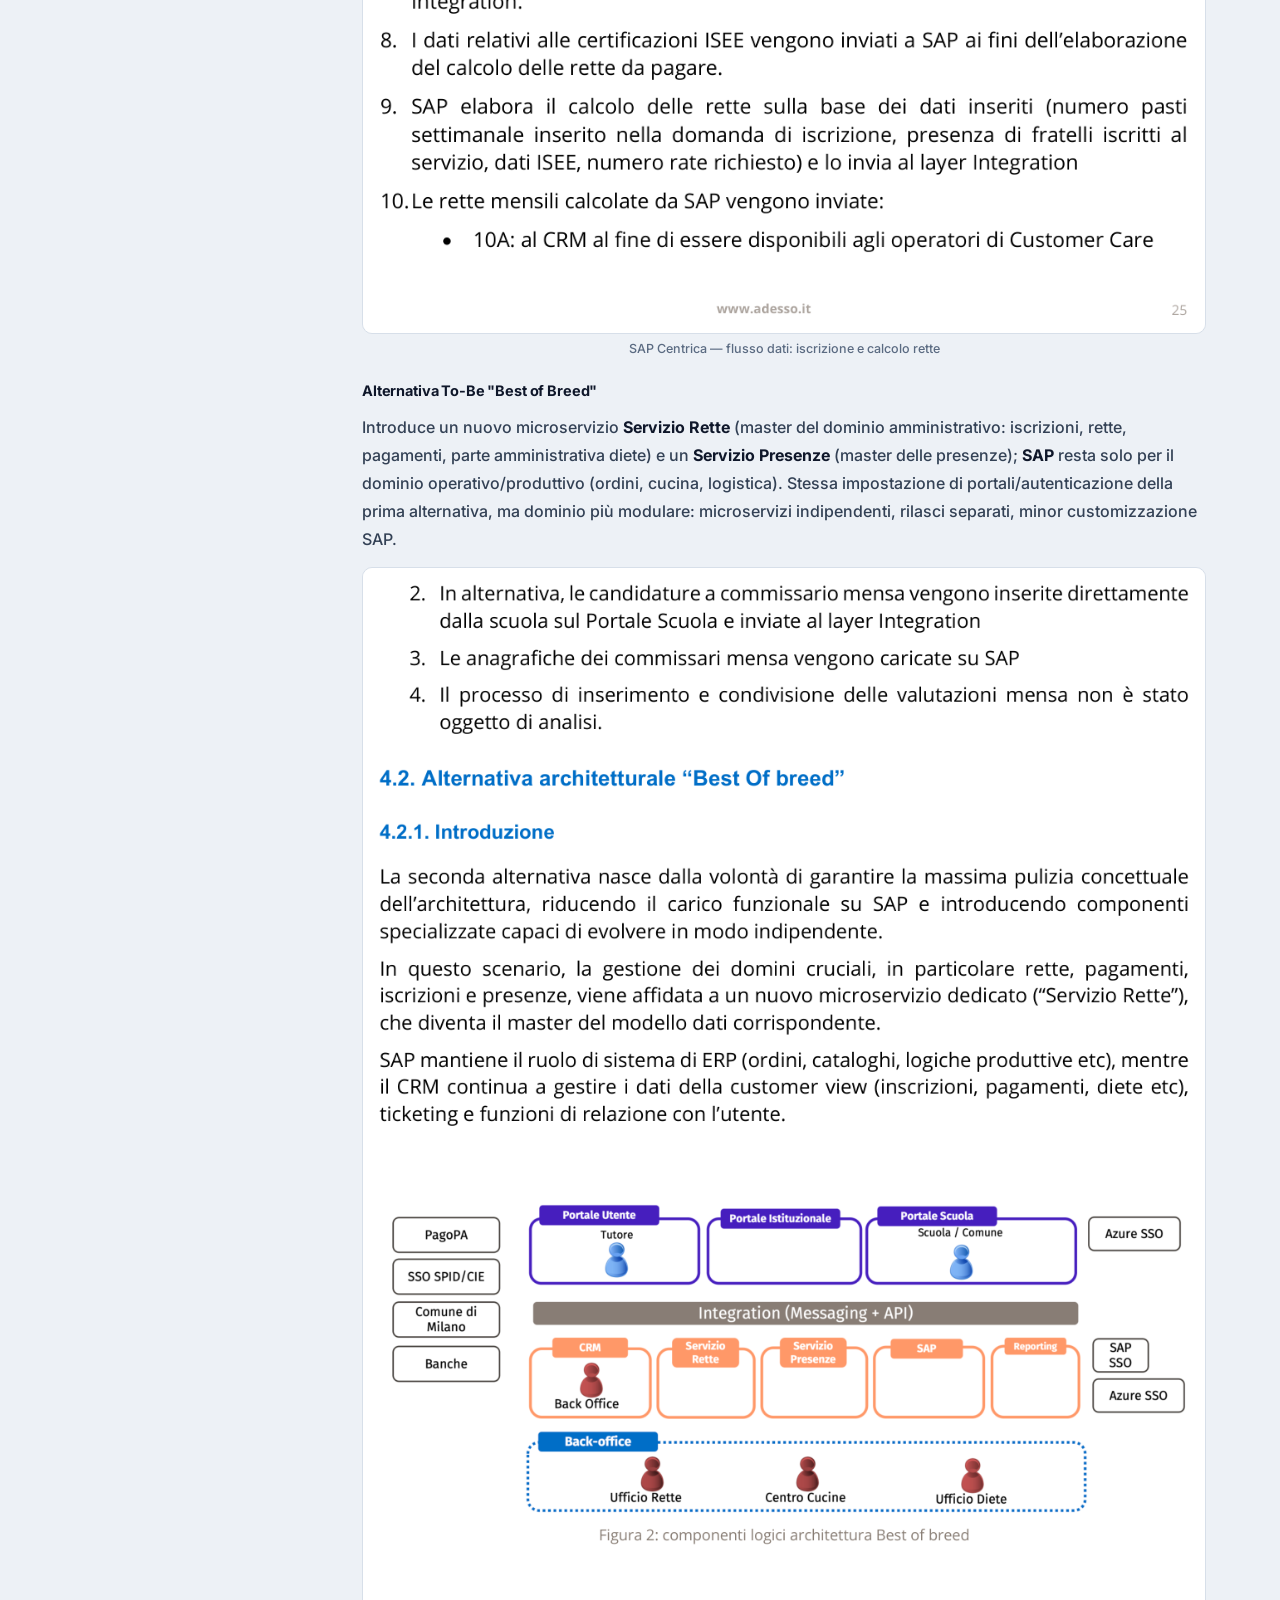
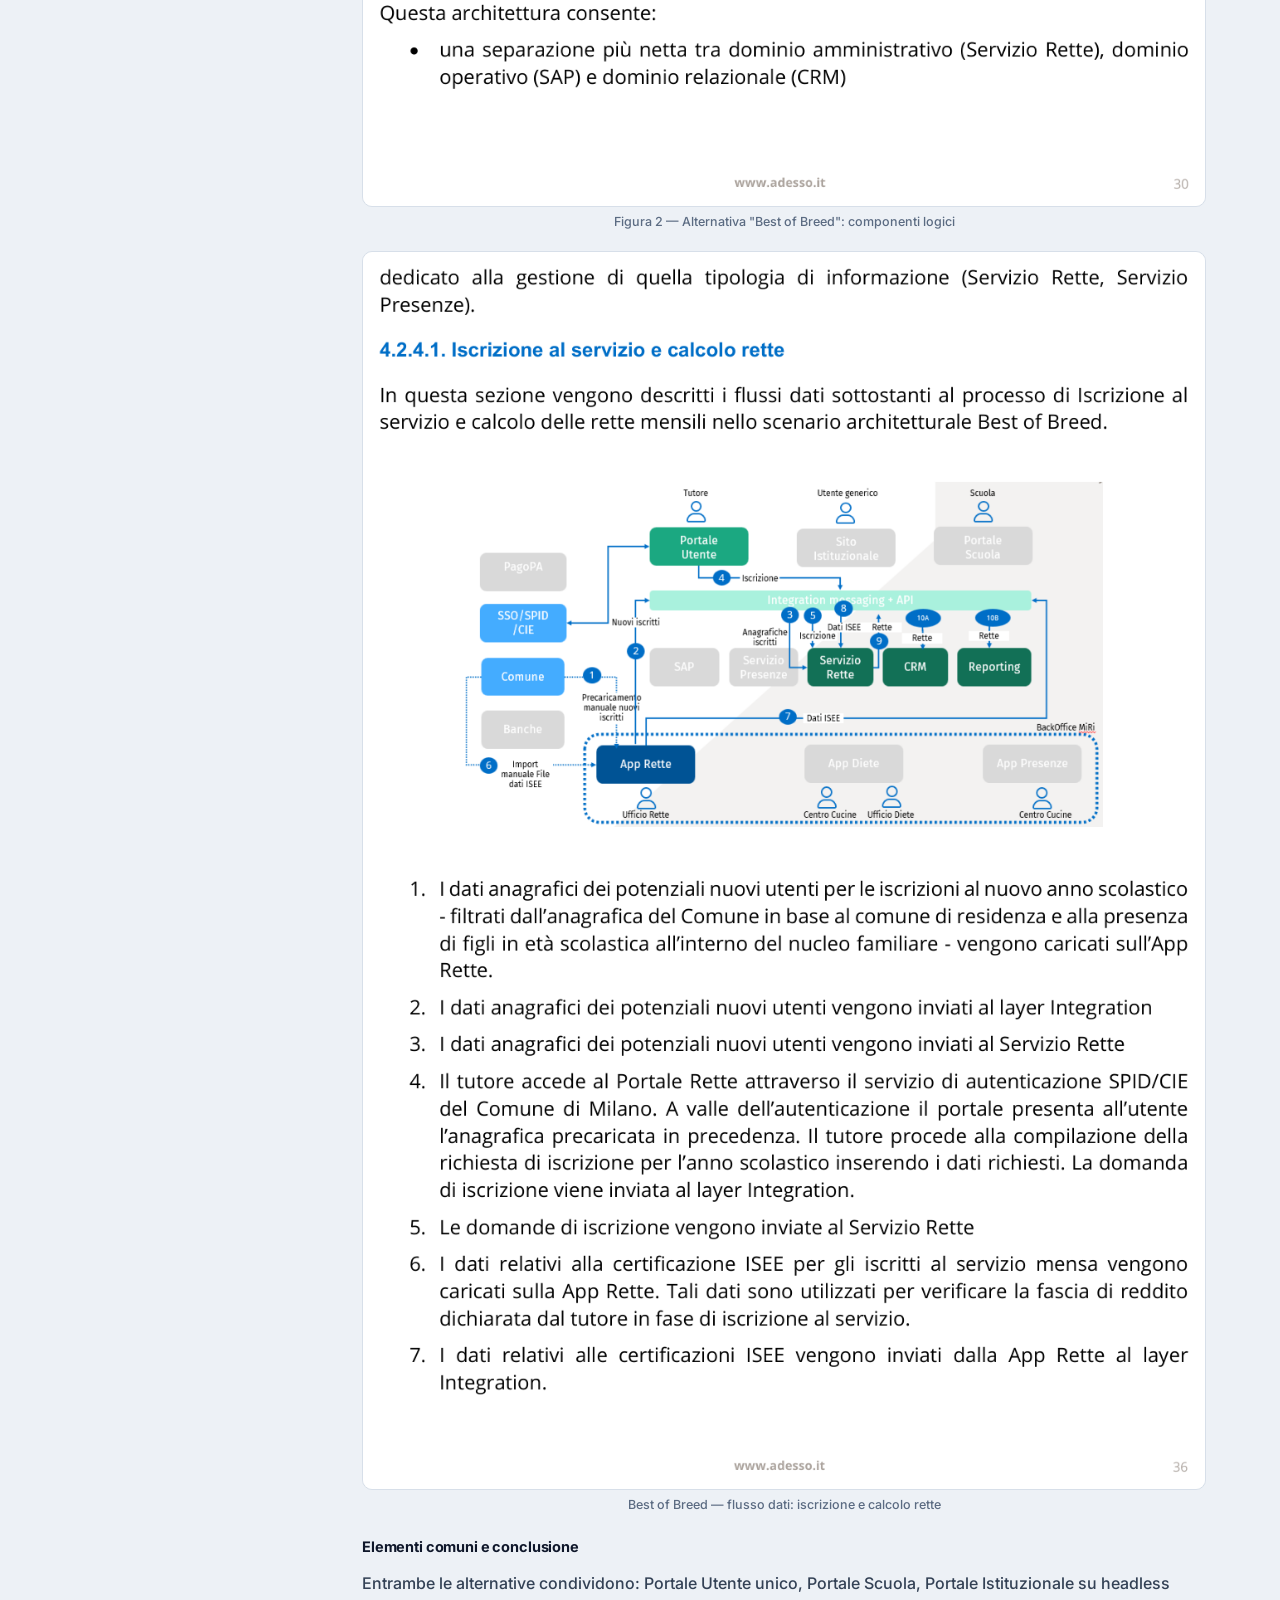
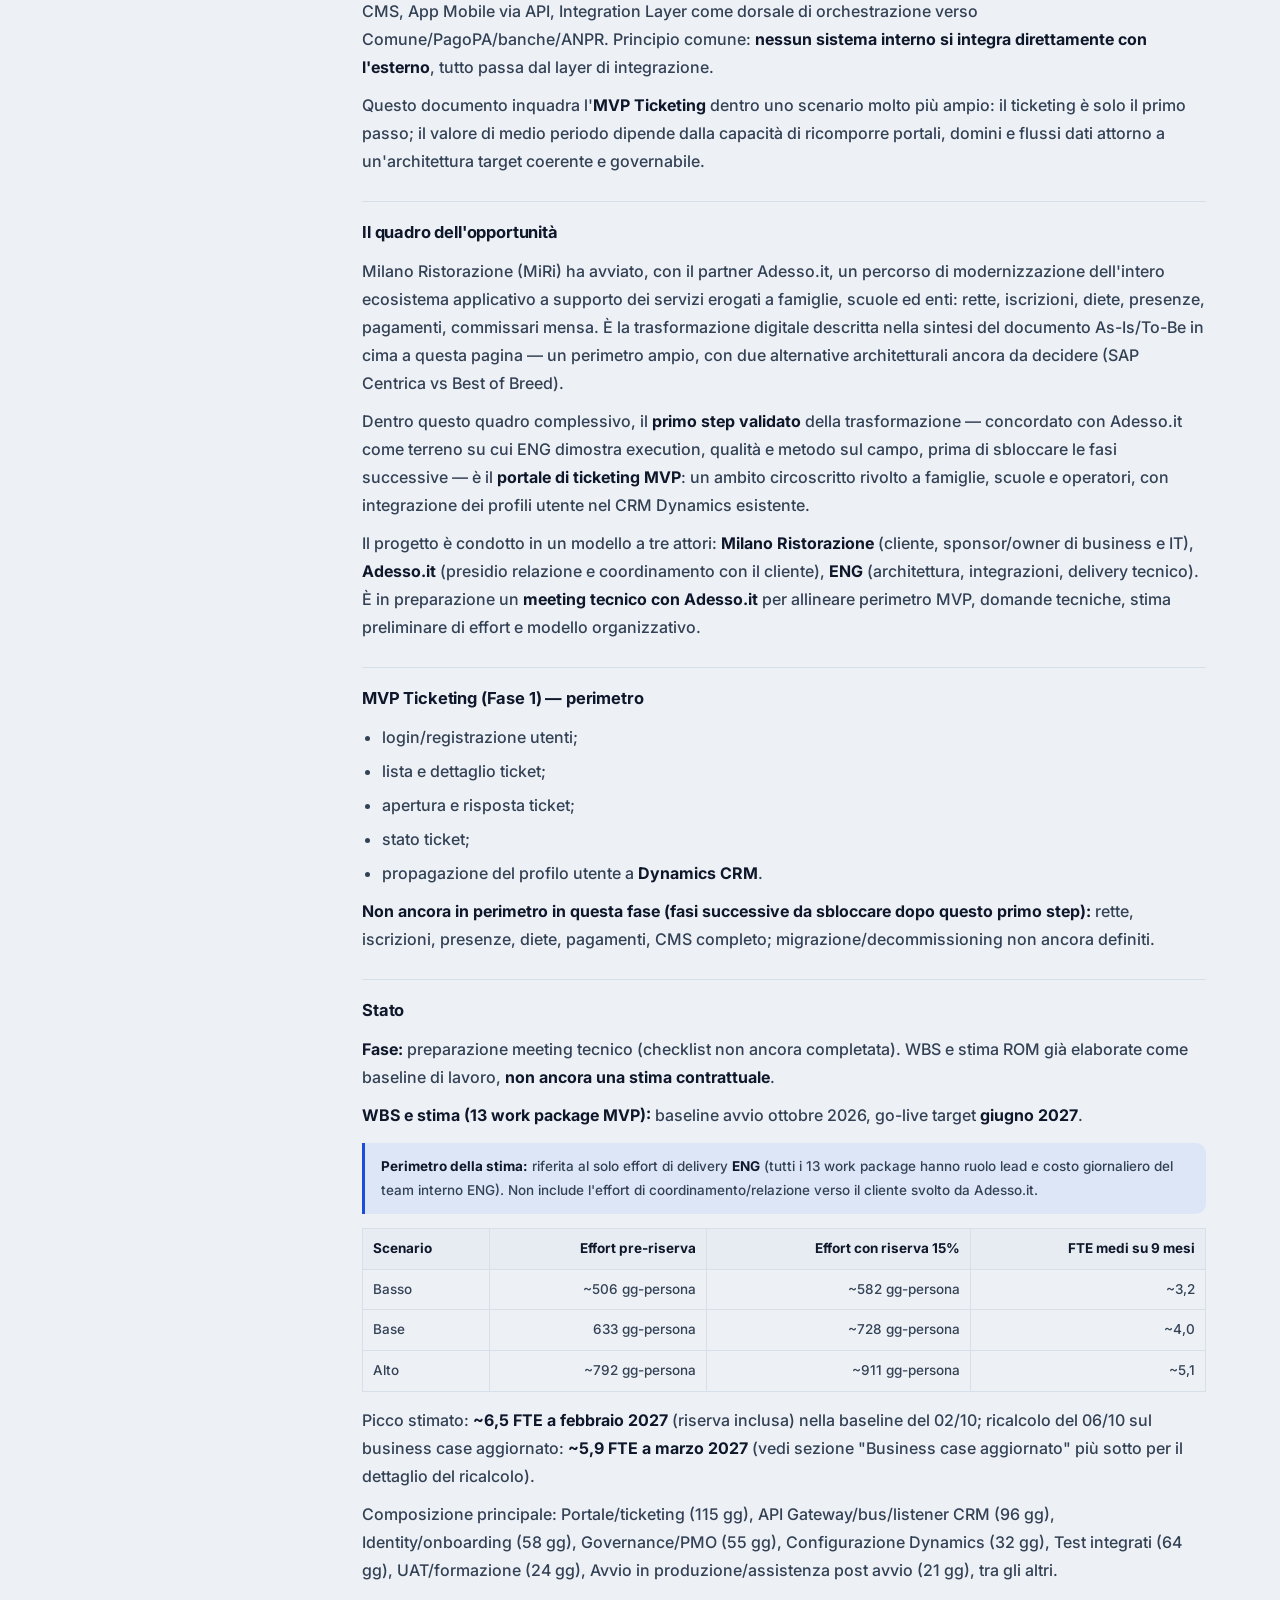
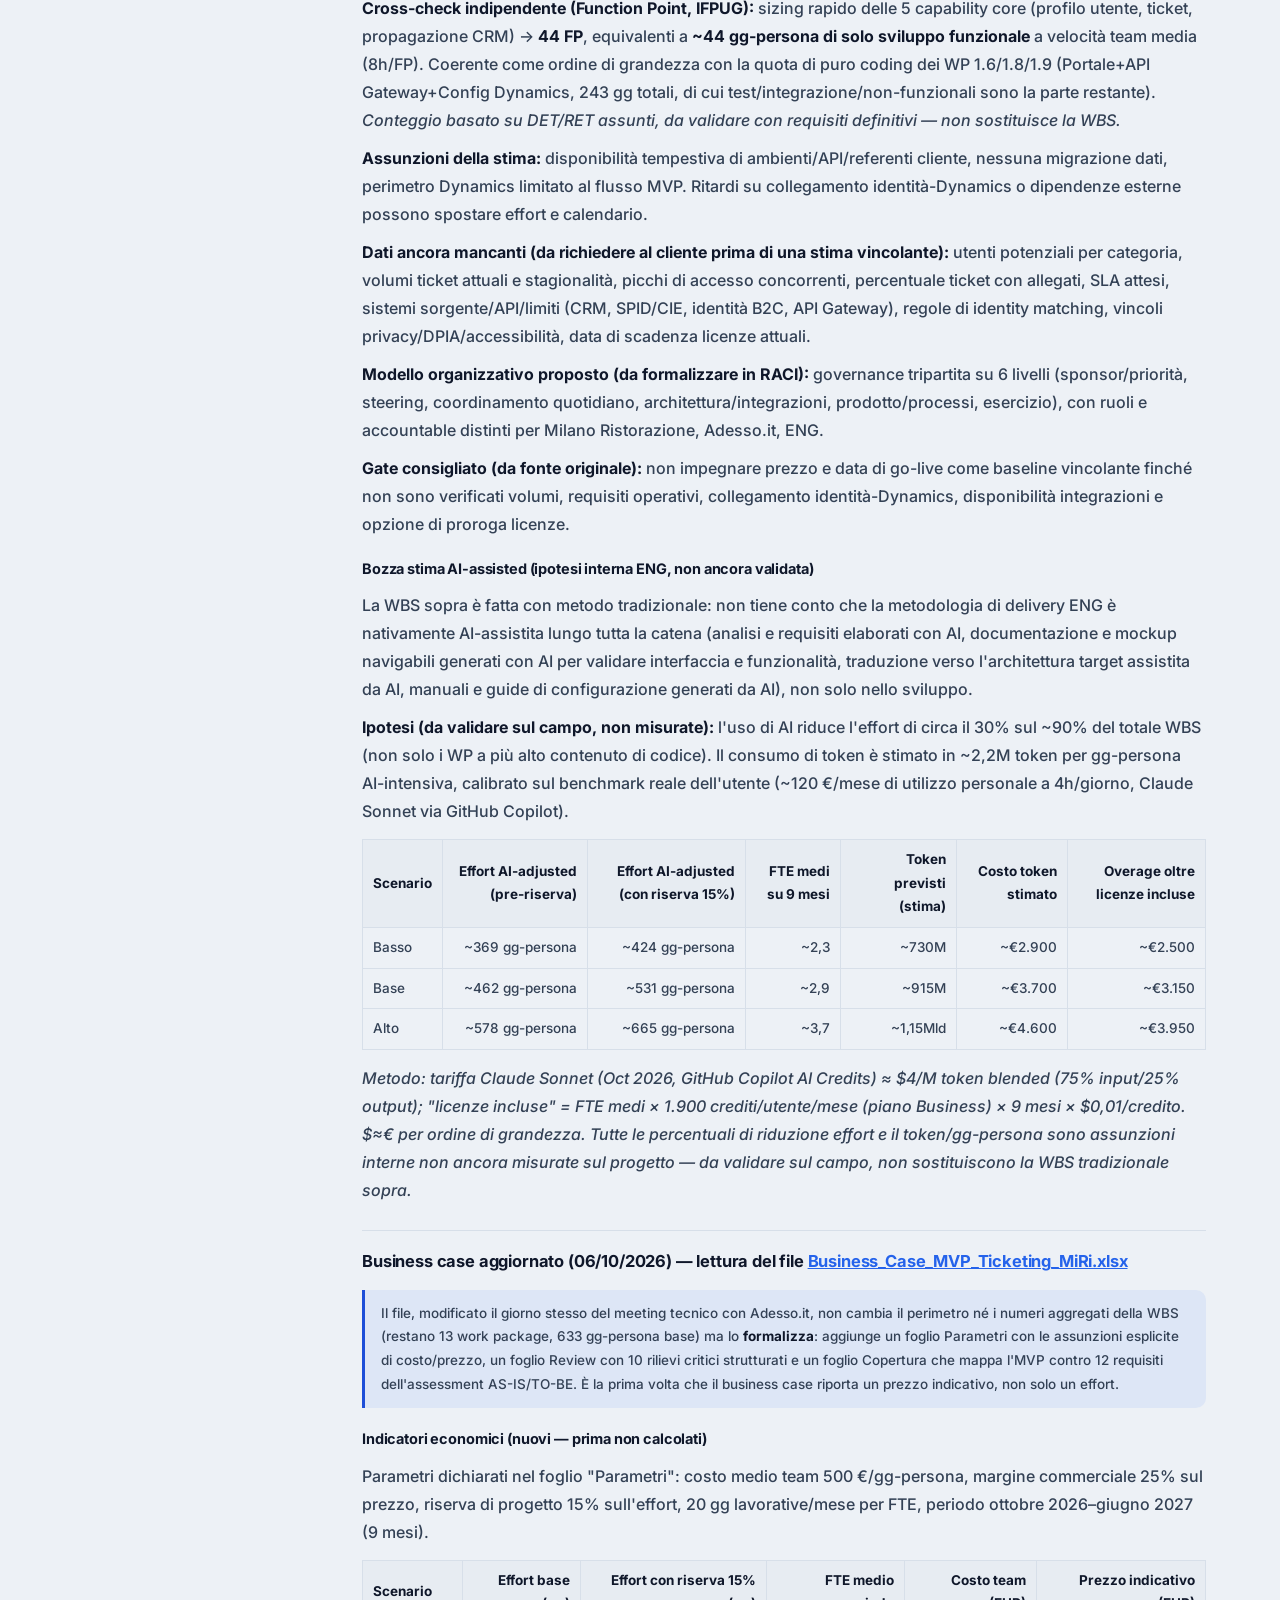
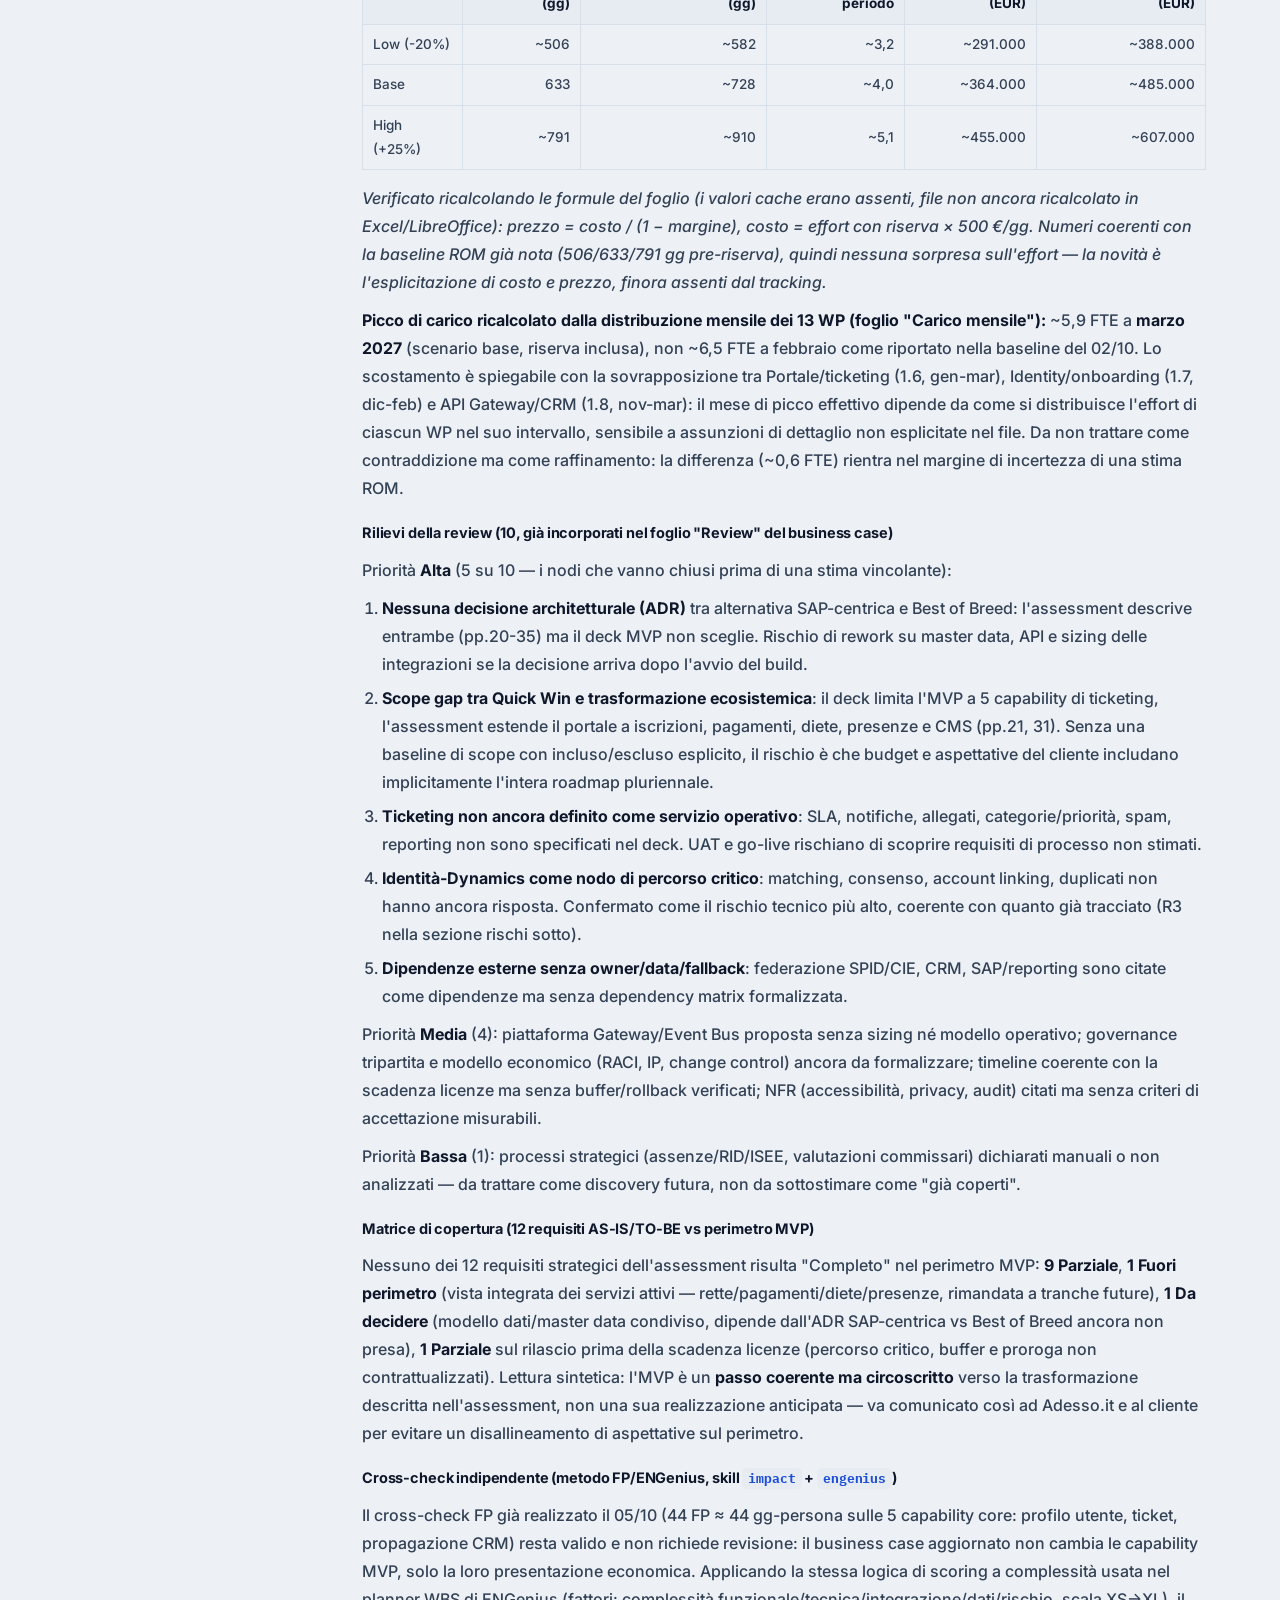
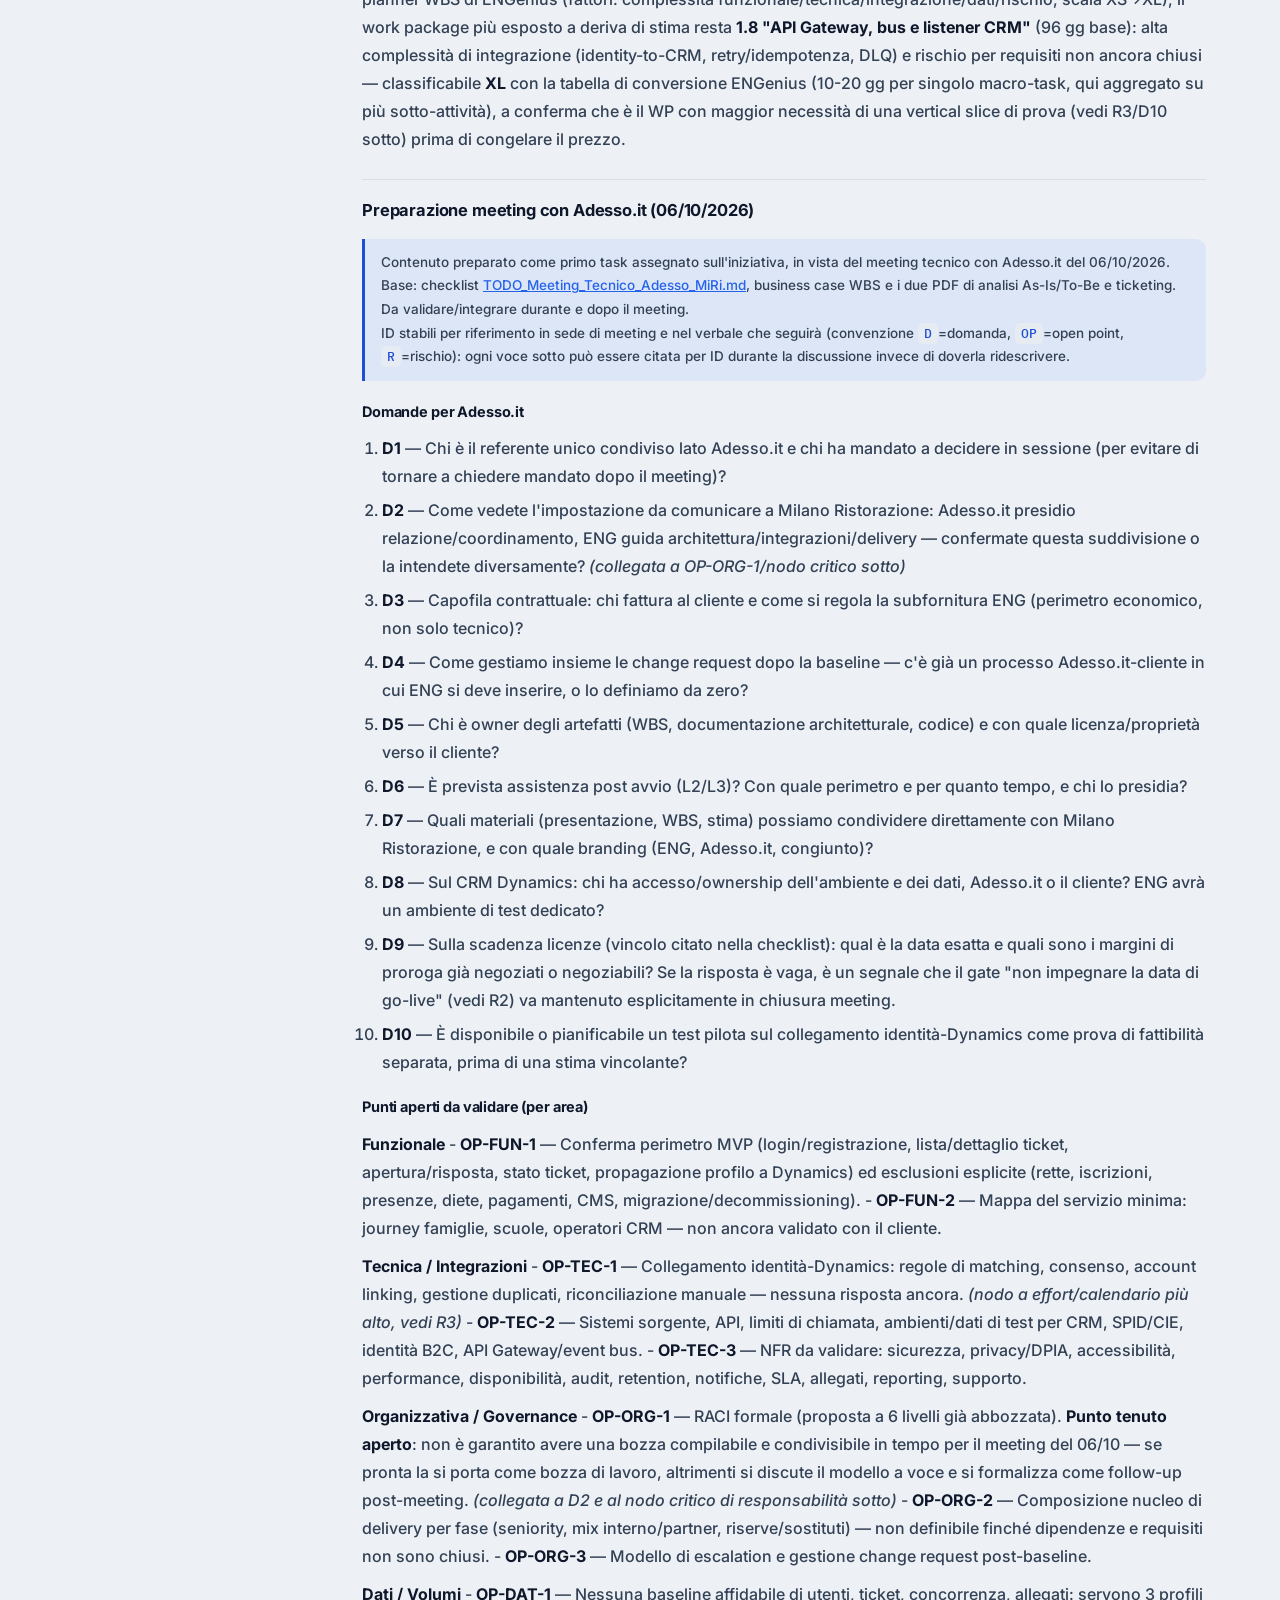
<file: site/opportunita/milano-ristorazione.html>
<!DOCTYPE html>
<html lang="it">
<head>
<meta charset="UTF-8">
<title>MILANO RISTORAZIONE — PreSales Opportunity — ENG</title>
<meta name="description" content="Dettaglio opportunità presales MILANO RISTORAZIONE, mantenuto dall'agente teams-channel-agent su DocMind.">
<meta name="viewport" content="width=device-width, initial-scale=1">
<link rel="preconnect" href="https://fonts.googleapis.com">
<link rel="preconnect" href="https://fonts.gstatic.com" crossorigin>
<link rel="stylesheet" href="https://fonts.googleapis.com/css2?family=Fraunces:opsz,wght@9..144,500;9..144,600;9..144,700&family=Inter:wght@400;500;600;700;800&family=IBM+Plex+Mono:wght@500&display=swap">
<link rel="stylesheet" href="../assets/site.css">
</head>
<body>

<div class="progress" id="progress"></div>

<header class="nav solid" id="siteNav">
  <div class="wrap">
    <a href="../index.html#top" class="brand">
      <span class="brand-mark">PS</span>
      <span class="brand-text"><b>PreSales Opportunity</b><span>ENG &middot; teams-channel-agent</span></span>
    </a>
    <nav class="links">
      <a href="../index.html#come-funziona">Come funziona</a>
      <a href="../index.html#panoramica">Panoramica</a>
      <a href="../index.html#opportunita">Opportunità</a>
      <a href="../calendario.html">Calendario</a>
      <a href="../riepilogo.html">Riepilogo iniziative</a>
      <a href="../index.html#opportunita" class="nav-cta">&larr; Tutte le opportunità</a>
    </nav>
  </div>
</header>

<section class="detail-hero">
  <div class="wrap">
    <div class="breadcrumb"><a href="../index.html#opportunita">Opportunità</a> <span>/</span> <span>MILANO RISTORAZIONE</span></div>
    <span class="opp-status" style="--accent:#15803D">In preparazione</span>
    <h1>MILANO RISTORAZIONE</h1>
    <div class="opp-client">Milano Ristorazione (via Adesso.it)</div>
    <div class="detail-meta">
      <span><b>Macro ambito:</b> Portale ticketing MVP + integrazione Dynamics CRM</span>
      <span><b>File sorgente:</b> 4</span>
      <span><b>Aggiornato:</b> 6 ott 2026 · 11:31 UTC</span>
    </div>
  </div>
</section>

<section>
  <div class="wrap detail-layout">
    <aside class="detail-toc">
      <span class="detail-toc-label">In questa pagina</span>
      <a href="#sintesi-del-documento-sorgente-assessment-architetturale-as-is-e-alternative-to-be-adessoit" class="">Sintesi del documento sorgente: Assessment Architetturale As-Is e Alternative To-Be (Adesso.it)</a>
<a href="#processi-as-is-sintesi" class="toc-h3">Processi As-Is (sintesi)</a>
<a href="#architettura-as-is-e-criticità" class="toc-h3">Architettura As-Is e criticità</a>
<a href="#requisiti-e-principi-guida-per-levoluzione" class="toc-h3">Requisiti e principi guida per l'evoluzione</a>
<a href="#alternativa-to-be-sap-centrica" class="toc-h3">Alternativa To-Be "SAP Centrica"</a>
<a href="#alternativa-to-be-best-of-breed" class="toc-h3">Alternativa To-Be "Best of Breed"</a>
<a href="#elementi-comuni-e-conclusione" class="toc-h3">Elementi comuni e conclusione</a>
<a href="#il-quadro-dellopportunità" class="">Il quadro dell'opportunità</a>
<a href="#mvp-ticketing-fase-1-perimetro" class="">MVP Ticketing (Fase 1) — perimetro</a>
<a href="#stato" class="">Stato</a>
<a href="#bozza-stima-ai-assisted-ipotesi-interna-eng-non-ancora-validata" class="toc-h3">Bozza stima AI-assisted (ipotesi interna ENG, non ancora validata)</a>
<a href="#business-case-aggiornato-06102026-lettura-del-file-businesscasemvpticketingmirixlsx" class="">Business case aggiornato (06/10/2026) — lettura del file Business_Case_MVP_Ticketing_MiRi.xlsx</a>
<a href="#indicatori-economici-nuovi-prima-non-calcolati" class="toc-h3">Indicatori economici (nuovi — prima non calcolati)</a>
<a href="#rilievi-della-review-10-già-incorporati-nel-foglio-review-del-business-case" class="toc-h3">Rilievi della review (10, già incorporati nel foglio "Review" del business case)</a>
<a href="#matrice-di-copertura-12-requisiti-as-isto-be-vs-perimetro-mvp" class="toc-h3">Matrice di copertura (12 requisiti AS-IS/TO-BE vs perimetro MVP)</a>
<a href="#cross-check-indipendente-metodo-fpengenius-skill-impact-engenius" class="toc-h3">Cross-check indipendente (metodo FP/ENGenius, skill impact + engenius)</a>
<a href="#preparazione-meeting-con-adessoit-06102026" class="">Preparazione meeting con Adesso.it (06/10/2026)</a>
<a href="#domande-per-adessoit" class="toc-h3">Domande per Adesso.it</a>
<a href="#punti-aperti-da-validare-per-area" class="toc-h3">Punti aperti da validare (per area)</a>
<a href="#ambiti-di-responsabilità-da-chiarire" class="toc-h3">Ambiti di responsabilità da chiarire</a>
<a href="#ipotesi-di-nostro-scope-eng" class="toc-h3">Ipotesi di nostro scope (ENG)</a>
<a href="#bozza-stima-effort-elapsed-fte" class="toc-h3">Bozza stima effort / elapsed / FTE</a>
<a href="#rischi-e-assunzioni" class="toc-h3">Rischi e assunzioni</a>
<a href="#idee-proposte-dallagente-decisioni-interne-eng-pre-meeting" class="">Idee proposte dall'agente — decisioni interne ENG (pre-meeting)</a>
    </aside>
    <div class="detail-content">
      
    <div class="dashboard-card reveal">
      <div class="dashboard-head">
        <span class="section-label">Dashboard stato — a cura di Ciro</span>
        <span class="dash-stato-badge" style="--accent:#B45309">Proposta in preparazione</span>
      </div>
      <div class="dashboard-meta">
        <span class="dash-deadline"><b>Prossima scadenza:</b> 6 ott 2026 — Incontro tecnico con Adesso.it</span>
        <span class="dash-waiting"><b>In attesa di:</b> esito meeting del 6/10 con Adesso.it (RACI, volumi, escalation plan); decisione architetturale ADR SAP-centrica vs Best of Breed</span>
      </div>
      <ol class="htimeline">
        
        <li class="htimeline-item htimeline-stato" style="--accent:#1D4ED8">
          <span class="htimeline-date">2 ott 2026</span>
          <span class="htimeline-dot">&#9679;</span>
          <span class="htimeline-stato" style="--accent:#1D4ED8">Analisi</span>
          <div class="htimeline-body">
            <p class="htimeline-nota">Ricevuti business case e WBS iniziali (13 work package), stima ROM 506-911 gg-persona a seconda dello scenario.</p>
            <div class="economics-row"><span class="economics-chip"><b>Stima ROM min (gg-persona):</b> 506</span><span class="economics-chip"><b>Stima ROM max (gg-persona):</b> 911</span><span class="economics-chip"><b>Picco FTE:</b> 6.5</span></div>
          </div>
        </li>

        <li class="htimeline-item htimeline-stato" style="--accent:#B45309">
          <span class="htimeline-date">5 ott 2026</span>
          <span class="htimeline-dot">&#9679;</span>
          <span class="htimeline-stato" style="--accent:#B45309">Proposta in preparazione</span>
          <div class="htimeline-body">
            <p class="htimeline-nota">Perimetro stima chiarito (solo ENG, non globale con Adesso.it); FP sizing cross-check indipendente: 44 FP ≈ 44 gg-persona. Preparate bozza volumi/profilo ed escalation plan da proporre al meeting del 6/10.</p>
            <div class="economics-row"><span class="economics-chip"><b>FP sizing (gg-persona):</b> 44</span></div>
          </div>
        </li>

        <li class="htimeline-item htimeline-stato" style="--accent:#B45309">
          <span class="htimeline-date">6 ott 2026</span>
          <span class="htimeline-dot">&#9679;</span>
          <span class="htimeline-stato" style="--accent:#B45309">Proposta in preparazione</span>
          <div class="htimeline-body">
            <p class="htimeline-nota">Business_Case aggiornato: WBS invariata (633 gg base), ora con fogli Review (10 rilievi, 5 Alta priorità) e Copertura (12 requisiti AS-IS/TO-BE, nessuno 'Completo'). Prezzo indicativo esplicitato. Picco FTE ricalcolato: 5,9 a marzo 2027 (prima 6,5 a febbraio), per redistribuzione lineare sui 13 WP, non per cambio perimetro.</p>
            <div class="economics-row"><span class="economics-chip"><b>effort_wbs_base_gg_persona:</b> 633</span><span class="economics-chip"><b>effort_con_riserva_low_gg_persona:</b> 582</span><span class="economics-chip"><b>effort_con_riserva_base_gg_persona:</b> 728</span><span class="economics-chip"><b>effort_con_riserva_high_gg_persona:</b> 910</span><span class="economics-chip"><b>costo_team_low_eur:</b> 291180</span><span class="economics-chip"><b>costo_team_base_eur:</b> 363975</span><span class="economics-chip"><b>costo_team_high_eur:</b> 454970</span><span class="economics-chip"><b>prezzo_indicativo_low_eur:</b> 388240</span><span class="economics-chip"><b>prezzo_indicativo_base_eur:</b> 485300</span><span class="economics-chip"><b>prezzo_indicativo_high_eur:</b> 606627</span><span class="economics-chip"><b>picco_fte_ricalcolato:</b> 5.9</span><span class="economics-chip"><b>parametri:</b> {'costo_giorno_eur': 500, 'margine_pct': 0.25, 'riserva_pct': 0.15}</span></div>
          </div>
        </li>

        <li class="htimeline-item htimeline-impegno" style="--accent:#1D4ED8">
          <span class="htimeline-date">6 ott 2026</span>
          <span class="htimeline-dot">&#9650;</span>
          <span class="htimeline-stato" style="--accent:#1D4ED8">Meeting</span>
          <div class="htimeline-body">
            <p class="htimeline-nota">Incontro tecnico con Adesso.it — Fase 1 MVP Ticketing (Milano Ristorazione)</p>
            
          </div>
        </li>

        <li class="htimeline-item htimeline-impegno" style="--accent:#6D28D9">
          <span class="htimeline-date">30 giu 2027</span>
          <span class="htimeline-dot">&#9650;</span>
          <span class="htimeline-stato" style="--accent:#6D28D9">Milestone</span>
          <div class="htimeline-body">
            <p class="htimeline-nota">Go-live target Fase 1 — primo step validato, MVP Ticketing (non ancora vincolante — gate su volumi/NFR/identity-Dynamics)</p>
            
          </div>
        </li>
      </ol>
    </div>
      <div class="prose">
        <h1>Presales — Dettaglio Opportunità: MILANO RISTORAZIONE</h1>
<blockquote class="src-note">
<p>Fonte dati: file locale canale Teams (OneDrive sync). Documento sorgente principale: <a href="https://engit.sharepoint.com/:t:/r/sites/DeliveryFactoryA-PreSalesandOpptys/Documenti%20condivisi/PreSales/MILANO%20RISTORAZIONE/TODO_Meeting_Tecnico_Adesso_MiRi.md?d=we1db0013e35141869995806b274c8a57&amp;csf=1&amp;web=1&amp;e=RuONok">TODO_Meeting_Tecnico_Adesso_MiRi.md</a> (checklist preparazione meeting tecnico con Adesso.it), più <a href="https://engit.sharepoint.com/:x:/r/sites/DeliveryFactoryA-PreSalesandOpptys/Documenti%20condivisi/PreSales/MILANO%20RISTORAZIONE/Business_Case_MVP_Ticketing_MiRi.xlsx?d=wac54b5c193334971bea8704b440b0215&amp;csf=1&amp;web=1&amp;e=fYRpi8">Business_Case_MVP_Ticketing_MiRi.xlsx</a> (aggiornato il 06/10/2026, lo stesso giorno del meeting) e 2 PDF: <a href="https://engit.sharepoint.com/:b:/r/sites/DeliveryFactoryA-PreSalesandOpptys/Documenti%20condivisi/PreSales/MILANO%20RISTORAZIONE/MiRi%20Deliverable%20Analisi%20As%20Is%20-%20Soluzione%20To%20Be_ENG.pdf?d=w5f568b0e22b049758ae9b666680cb320&amp;csf=1&amp;web=1&amp;e=UtkHDn">analisi As-Is/To-Be</a>, <a href="https://engit.sharepoint.com/:b:/r/sites/DeliveryFactoryA-PreSalesandOpptys/Documenti%20condivisi/PreSales/MILANO%20RISTORAZIONE/Ticketing_Milano_Ristorazione_Eng.pdf?d=w01e4af2553df43f086b5468f0863f685&amp;csf=1&amp;web=1&amp;e=xpl6st">ticketing</a>. Sezione "Idee proposte dall'agente" in fondo: contenuto generato, non proveniente dal cliente.</p>
</blockquote>
<h2 id="sintesi-del-documento-sorgente-assessment-architetturale-as-is-e-alternative-to-be-adessoit">Sintesi del documento sorgente: Assessment Architetturale As-Is e Alternative To-Be (Adesso.it)</h2>
<p><em>Sintesi condensata del documento "MiRi Deliverable Analisi As-Is - Soluzione To-Be" (42 pagine). Documento completo linkato in testa alla pagina.</em></p>
<p><strong>Obiettivo del documento:</strong> ricostruire i processi e l'architettura As-Is, evidenziarne criticità, definire requisiti/principi guida per l'evoluzione e descrivere due alternative To-Be (<strong>SAP Centrica</strong> e <strong>Best of Breed</strong>). Non entra nel dettaglio esecutivo né nella roadmap: quella è uno step successivo.</p>
<h3 id="processi-as-is-sintesi">Processi As-Is (sintesi)</h3>
<ul>
<li><strong>Accesso</strong>: SPID/CIE + doppia verifica email/telefono.</li>
<li><strong>Iscrizione</strong> (portale eCivis): CSV dal Comune per precompilare anagrafiche; tariffe agevolate via scambio dati ISEE con il Comune (fino a update diretto a DB).</li>
<li><strong>Diete</strong> (SAP BTP): processo ancora cartaceo, approvazione separata (Ufficio Diete / Centro Cucine), censimento manuale in SAP.</li>
<li><strong>Prenotazione pasti</strong> (SAP BTP): basata su presenze + menu + diete; diete leggere gestite senza vero salvataggio strutturato; pasti preparati <strong>prima</strong> delle prenotazioni definitive, su stime.</li>
<li><strong>Pagamenti</strong>: Gestionale Rette → partner esterno → PagoPA/IUV → comunicazioni a famiglie → XML SDD/RID in DocFinance.</li>
<li><strong>Commissari mensa</strong>: candidatura via eCivis (tutori) o SAP BTP (docenti), approvazione scuola, P-user SAP.</li>
</ul>
<h3 id="architettura-as-is-e-criticità">Architettura As-Is e criticità</h3>
<p>Sistemi eterogenei nati per esigenze puntuali: 5 portali indipendenti (Rette, Presenze, Diete, Commissioni Mensa, Istituzionale/App), 3 sistemi di back-office (Gestionale Rette/eCivis, SAP ERP, Qlik View), sistemi di caring frammentati (CRM Dynamics, call center, Ufirst), integrazioni esterne perlopiù manuali/punto-punto (Comune, PagoPA, banche).</p>
<p><strong>Criticità principale: nessuna Single Source of Truth anagrafica.</strong> L'anagrafica più affidabile è quella del Gestionale Rette, ma diete e SAP introducono dati duplicati e non riconciliati → rallentamenti, errori, impossibilità di vista integrata sul cittadino.</p>
<p>Altre criticità: UX frammentata su più portali, processi parzialmente manuali (modulistica cartacea, file-based), integrazioni deboli punto-punto, silos applicativi, capacità di analisi/insight limitata.</p>
<p><img alt="Architettura As-Is: portali, sistemi di back-office e flussi dati (entità in verde = sistema master, in grigio = copia/lettura)" src="../assets/docs/milano-ristorazione/page-14.png" />
<em>Architettura As-Is: portali, sistemi di back-office e flussi dati (verde = master, grigio = copia/lettura)</em></p>
<h3 id="requisiti-e-principi-guida-per-levoluzione">Requisiti e principi guida per l'evoluzione</h3>
<p>Entry point unico, vista integrata dei servizi, riduzione attività manuali, allineamento automatico con enti esterni, modello dati condiviso con master espliciti, eliminazione ridondanze. Principi: modularità, scalabilità, data-centricity, automazione — con forte enfasi su <strong>modello dati e ownership</strong>, non solo applicazioni.</p>
<h3 id="alternativa-to-be-sap-centrica">Alternativa To-Be "SAP Centrica"</h3>
<p><strong>SAP</strong> diventa il sistema master per anagrafiche, iscrizioni, rette, pagamenti, diete e ordini; i portali diventano front-end puri; CRM resta per ticket/booking; CMS per i contenuti; un <strong>Integration Layer</strong> elimina le integrazioni punto-punto. Sostituisce completamente Gestionale Rette e Portale Rette eCivis. Autenticazione: SPID/CIE (utenti), Azure SSO (scuole/Comune), SAP SSO (operatori interni).</p>
<p><img alt="Figura 1 — Alternativa To-Be &quot;SAP Centrica&quot;: componenti logici" src="../assets/docs/milano-ristorazione/page-20.png" />
<em>Figura 1 — Alternativa "SAP Centrica": componenti logici</em></p>
<p><img alt="SAP Centrica — flusso dati del processo di iscrizione e calcolo rette" src="../assets/docs/milano-ristorazione/page-25.png" />
<em>SAP Centrica — flusso dati: iscrizione e calcolo rette</em></p>
<h3 id="alternativa-to-be-best-of-breed">Alternativa To-Be "Best of Breed"</h3>
<p>Introduce un nuovo microservizio <strong>Servizio Rette</strong> (master del dominio amministrativo: iscrizioni, rette, pagamenti, parte amministrativa diete) e un <strong>Servizio Presenze</strong> (master delle presenze); <strong>SAP</strong> resta solo per il dominio operativo/produttivo (ordini, cucina, logistica). Stessa impostazione di portali/autenticazione della prima alternativa, ma dominio più modulare: microservizi indipendenti, rilasci separati, minor customizzazione SAP.</p>
<p><img alt="Figura 2 — Alternativa To-Be &quot;Best of Breed&quot;: componenti logici" src="../assets/docs/milano-ristorazione/page-30.png" />
<em>Figura 2 — Alternativa "Best of Breed": componenti logici</em></p>
<p><img alt="Best of Breed — flusso dati del processo di iscrizione e calcolo rette" src="../assets/docs/milano-ristorazione/page-36.png" />
<em>Best of Breed — flusso dati: iscrizione e calcolo rette</em></p>
<h3 id="elementi-comuni-e-conclusione">Elementi comuni e conclusione</h3>
<p>Entrambe le alternative condividono: Portale Utente unico, Portale Scuola, Portale Istituzionale su headless CMS, App Mobile via API, Integration Layer come dorsale di orchestrazione verso Comune/PagoPA/banche/ANPR. Principio comune: <strong>nessun sistema interno si integra direttamente con l'esterno</strong>, tutto passa dal layer di integrazione.</p>
<p>Questo documento inquadra l'<strong>MVP Ticketing</strong> dentro uno scenario molto più ampio: il ticketing è solo il primo passo; il valore di medio periodo dipende dalla capacità di ricomporre portali, domini e flussi dati attorno a un'architettura target coerente e governabile.</p>
<h2 id="il-quadro-dellopportunità">Il quadro dell'opportunità</h2>
<p>Milano Ristorazione (MiRi) ha avviato, con il partner Adesso.it, un percorso di modernizzazione dell'intero ecosistema applicativo a supporto dei servizi erogati a famiglie, scuole ed enti: rette, iscrizioni, diete, presenze, pagamenti, commissari mensa. È la trasformazione digitale descritta nella sintesi del documento As-Is/To-Be in cima a questa pagina — un perimetro ampio, con due alternative architetturali ancora da decidere (SAP Centrica vs Best of Breed).</p>
<p>Dentro questo quadro complessivo, il <strong>primo step validato</strong> della trasformazione — concordato con Adesso.it come terreno su cui ENG dimostra execution, qualità e metodo sul campo, prima di sbloccare le fasi successive — è il <strong>portale di ticketing MVP</strong>: un ambito circoscritto rivolto a famiglie, scuole e operatori, con integrazione dei profili utente nel CRM Dynamics esistente.</p>
<p>Il progetto è condotto in un modello a tre attori: <strong>Milano Ristorazione</strong> (cliente, sponsor/owner di business e IT), <strong>Adesso.it</strong> (presidio relazione e coordinamento con il cliente), <strong>ENG</strong> (architettura, integrazioni, delivery tecnico). È in preparazione un <strong>meeting tecnico con Adesso.it</strong> per allineare perimetro MVP, domande tecniche, stima preliminare di effort e modello organizzativo.</p>
<h2 id="mvp-ticketing-fase-1-perimetro">MVP Ticketing (Fase 1) — perimetro</h2>
<ul>
<li>login/registrazione utenti;</li>
<li>lista e dettaglio ticket;</li>
<li>apertura e risposta ticket;</li>
<li>stato ticket;</li>
<li>propagazione del profilo utente a <strong>Dynamics CRM</strong>.</li>
</ul>
<p><strong>Non ancora in perimetro in questa fase (fasi successive da sbloccare dopo questo primo step):</strong> rette, iscrizioni, presenze, diete, pagamenti, CMS completo; migrazione/decommissioning non ancora definiti.</p>
<h2 id="stato">Stato</h2>
<p><strong>Fase:</strong> preparazione meeting tecnico (checklist non ancora completata). WBS e stima ROM già elaborate come baseline di lavoro, <strong>non ancora una stima contrattuale</strong>.</p>
<p><strong>WBS e stima (13 work package MVP):</strong> baseline avvio ottobre 2026, go-live target <strong>giugno 2027</strong>.</p>
<blockquote class="src-note">
<p><strong>Perimetro della stima:</strong> riferita al solo effort di delivery <strong>ENG</strong> (tutti i 13 work package hanno ruolo lead e costo giornaliero del team interno ENG). Non include l'effort di coordinamento/relazione verso il cliente svolto da Adesso.it.</p>
</blockquote>
<table>
<thead>
<tr>
<th>Scenario</th>
<th style="text-align: right;">Effort pre-riserva</th>
<th style="text-align: right;">Effort con riserva 15%</th>
<th style="text-align: right;">FTE medi su 9 mesi</th>
</tr>
</thead>
<tbody>
<tr>
<td>Basso</td>
<td style="text-align: right;">~506 gg-persona</td>
<td style="text-align: right;">~582 gg-persona</td>
<td style="text-align: right;">~3,2</td>
</tr>
<tr>
<td>Base</td>
<td style="text-align: right;">633 gg-persona</td>
<td style="text-align: right;">~728 gg-persona</td>
<td style="text-align: right;">~4,0</td>
</tr>
<tr>
<td>Alto</td>
<td style="text-align: right;">~792 gg-persona</td>
<td style="text-align: right;">~911 gg-persona</td>
<td style="text-align: right;">~5,1</td>
</tr>
</tbody>
</table>
<p>Picco stimato: <strong>~6,5 FTE a febbraio 2027</strong> (riserva inclusa) nella baseline del 02/10; ricalcolo del 06/10 sul business case aggiornato: <strong>~5,9 FTE a marzo 2027</strong> (vedi sezione "Business case aggiornato" più sotto per il dettaglio del ricalcolo).</p>
<p>Composizione principale: Portale/ticketing (115 gg), API Gateway/bus/listener CRM (96 gg), Identity/onboarding (58 gg), Governance/PMO (55 gg), Configurazione Dynamics (32 gg), Test integrati (64 gg), UAT/formazione (24 gg), Avvio in produzione/assistenza post avvio (21 gg), tra gli altri.</p>
<p><strong>Cross-check indipendente (Function Point, IFPUG):</strong> sizing rapido delle 5 capability core (profilo utente, ticket, propagazione CRM) → <strong>44 FP</strong>, equivalenti a <strong>~44 gg-persona di solo sviluppo funzionale</strong> a velocità team media (8h/FP). Coerente come ordine di grandezza con la quota di puro coding dei WP 1.6/1.8/1.9 (Portale+API Gateway+Config Dynamics, 243 gg totali, di cui test/integrazione/non-funzionali sono la parte restante). <em>Conteggio basato su DET/RET assunti, da validare con requisiti definitivi — non sostituisce la WBS.</em></p>
<p><strong>Assunzioni della stima:</strong> disponibilità tempestiva di ambienti/API/referenti cliente, nessuna migrazione dati, perimetro Dynamics limitato al flusso MVP. Ritardi su collegamento identità-Dynamics o dipendenze esterne possono spostare effort e calendario.</p>
<p><strong>Dati ancora mancanti (da richiedere al cliente prima di una stima vincolante):</strong> utenti potenziali per categoria, volumi ticket attuali e stagionalità, picchi di accesso concorrenti, percentuale ticket con allegati, SLA attesi, sistemi sorgente/API/limiti (CRM, SPID/CIE, identità B2C, API Gateway), regole di identity matching, vincoli privacy/DPIA/accessibilità, data di scadenza licenze attuali.</p>
<p><strong>Modello organizzativo proposto (da formalizzare in RACI):</strong> governance tripartita su 6 livelli (sponsor/priorità, steering, coordinamento quotidiano, architettura/integrazioni, prodotto/processi, esercizio), con ruoli e accountable distinti per Milano Ristorazione, Adesso.it, ENG.</p>
<p><strong>Gate consigliato (da fonte originale):</strong> non impegnare prezzo e data di go-live come baseline vincolante finché non sono verificati volumi, requisiti operativi, collegamento identità-Dynamics, disponibilità integrazioni e opzione di proroga licenze.</p>
<h3 id="bozza-stima-ai-assisted-ipotesi-interna-eng-non-ancora-validata">Bozza stima AI-assisted (ipotesi interna ENG, non ancora validata)</h3>
<p>La WBS sopra è fatta con metodo tradizionale: non tiene conto che la metodologia di delivery ENG è nativamente AI-assistita lungo tutta la catena (analisi e requisiti elaborati con AI, documentazione e mockup navigabili generati con AI per validare interfaccia e funzionalità, traduzione verso l'architettura target assistita da AI, manuali e guide di configurazione generati da AI), non solo nello sviluppo.</p>
<p><strong>Ipotesi (da validare sul campo, non misurate):</strong> l'uso di AI riduce l'effort di circa il 30% sul ~90% del totale WBS (non solo i WP a più alto contenuto di codice). Il consumo di token è stimato in ~2,2M token per gg-persona AI-intensiva, calibrato sul benchmark reale dell'utente (~120 €/mese di utilizzo personale a 4h/giorno, Claude Sonnet via GitHub Copilot).</p>
<table>
<thead>
<tr>
<th>Scenario</th>
<th style="text-align: right;">Effort AI-adjusted (pre-riserva)</th>
<th style="text-align: right;">Effort AI-adjusted (con riserva 15%)</th>
<th style="text-align: right;">FTE medi su 9 mesi</th>
<th style="text-align: right;">Token previsti (stima)</th>
<th style="text-align: right;">Costo token stimato</th>
<th style="text-align: right;">Overage oltre licenze incluse</th>
</tr>
</thead>
<tbody>
<tr>
<td>Basso</td>
<td style="text-align: right;">~369 gg-persona</td>
<td style="text-align: right;">~424 gg-persona</td>
<td style="text-align: right;">~2,3</td>
<td style="text-align: right;">~730M</td>
<td style="text-align: right;">~€2.900</td>
<td style="text-align: right;">~€2.500</td>
</tr>
<tr>
<td>Base</td>
<td style="text-align: right;">~462 gg-persona</td>
<td style="text-align: right;">~531 gg-persona</td>
<td style="text-align: right;">~2,9</td>
<td style="text-align: right;">~915M</td>
<td style="text-align: right;">~€3.700</td>
<td style="text-align: right;">~€3.150</td>
</tr>
<tr>
<td>Alto</td>
<td style="text-align: right;">~578 gg-persona</td>
<td style="text-align: right;">~665 gg-persona</td>
<td style="text-align: right;">~3,7</td>
<td style="text-align: right;">~1,15Mld</td>
<td style="text-align: right;">~€4.600</td>
<td style="text-align: right;">~€3.950</td>
</tr>
</tbody>
</table>
<p><em>Metodo: tariffa Claude Sonnet (Oct 2026, GitHub Copilot AI Credits) ≈ $4/M token blended (75% input/25% output); "licenze incluse" = FTE medi × 1.900 crediti/utente/mese (piano Business) × 9 mesi × $0,01/credito. $≈€ per ordine di grandezza. Tutte le percentuali di riduzione effort e il token/gg-persona sono assunzioni interne non ancora misurate sul progetto — da validare sul campo, non sostituiscono la WBS tradizionale sopra.</em></p>
<h2 id="business-case-aggiornato-06102026-lettura-del-file-businesscasemvpticketingmirixlsx">Business case aggiornato (06/10/2026) — lettura del file <a href="https://engit.sharepoint.com/:x:/r/sites/DeliveryFactoryA-PreSalesandOpptys/Documenti%20condivisi/PreSales/MILANO%20RISTORAZIONE/Business_Case_MVP_Ticketing_MiRi.xlsx?d=wac54b5c193334971bea8704b440b0215&amp;csf=1&amp;web=1&amp;e=fYRpi8">Business_Case_MVP_Ticketing_MiRi.xlsx</a></h2>
<blockquote class="src-note">
<p>Il file, modificato il giorno stesso del meeting tecnico con Adesso.it, non cambia il perimetro né i numeri aggregati della WBS (restano 13 work package, 633 gg-persona base) ma lo <strong>formalizza</strong>: aggiunge un foglio Parametri con le assunzioni esplicite di costo/prezzo, un foglio Review con 10 rilievi critici strutturati e un foglio Copertura che mappa l'MVP contro 12 requisiti dell'assessment AS-IS/TO-BE. È la prima volta che il business case riporta un prezzo indicativo, non solo un effort.</p>
</blockquote>
<h3 id="indicatori-economici-nuovi-prima-non-calcolati">Indicatori economici (nuovi — prima non calcolati)</h3>
<p>Parametri dichiarati nel foglio "Parametri": costo medio team 500 €/gg-persona, margine commerciale 25% sul prezzo, riserva di progetto 15% sull'effort, 20 gg lavorative/mese per FTE, periodo ottobre 2026–giugno 2027 (9 mesi).</p>
<table>
<thead>
<tr>
<th>Scenario</th>
<th style="text-align: right;">Effort base (gg)</th>
<th style="text-align: right;">Effort con riserva 15% (gg)</th>
<th style="text-align: right;">FTE medio periodo</th>
<th style="text-align: right;">Costo team (EUR)</th>
<th style="text-align: right;">Prezzo indicativo (EUR)</th>
</tr>
</thead>
<tbody>
<tr>
<td>Low (-20%)</td>
<td style="text-align: right;">~506</td>
<td style="text-align: right;">~582</td>
<td style="text-align: right;">~3,2</td>
<td style="text-align: right;">~291.000</td>
<td style="text-align: right;">~388.000</td>
</tr>
<tr>
<td>Base</td>
<td style="text-align: right;">633</td>
<td style="text-align: right;">~728</td>
<td style="text-align: right;">~4,0</td>
<td style="text-align: right;">~364.000</td>
<td style="text-align: right;">~485.000</td>
</tr>
<tr>
<td>High (+25%)</td>
<td style="text-align: right;">~791</td>
<td style="text-align: right;">~910</td>
<td style="text-align: right;">~5,1</td>
<td style="text-align: right;">~455.000</td>
<td style="text-align: right;">~607.000</td>
</tr>
</tbody>
</table>
<p><em>Verificato ricalcolando le formule del foglio (i valori cache erano assenti, file non ancora ricalcolato in Excel/LibreOffice): prezzo = costo / (1 − margine), costo = effort con riserva × 500 €/gg. Numeri coerenti con la baseline ROM già nota (506/633/791 gg pre-riserva), quindi nessuna sorpresa sull'effort — la novità è l'esplicitazione di costo e prezzo, finora assenti dal tracking.</em></p>
<p><strong>Picco di carico ricalcolato dalla distribuzione mensile dei 13 WP (foglio "Carico mensile"):</strong> ~5,9 FTE a <strong>marzo 2027</strong> (scenario base, riserva inclusa), non ~6,5 FTE a febbraio come riportato nella baseline del 02/10. Lo scostamento è spiegabile con la sovrapposizione tra Portale/ticketing (1.6, gen-mar), Identity/onboarding (1.7, dic-feb) e API Gateway/CRM (1.8, nov-mar): il mese di picco effettivo dipende da come si distribuisce l'effort di ciascun WP nel suo intervallo, sensibile a assunzioni di dettaglio non esplicitate nel file. Da non trattare come contraddizione ma come raffinamento: la differenza (~0,6 FTE) rientra nel margine di incertezza di una stima ROM.</p>
<h3 id="rilievi-della-review-10-già-incorporati-nel-foglio-review-del-business-case">Rilievi della review (10, già incorporati nel foglio "Review" del business case)</h3>
<p>Priorità <strong>Alta</strong> (5 su 10 — i nodi che vanno chiusi prima di una stima vincolante):</p>
<ol>
<li><strong>Nessuna decisione architetturale (ADR)</strong> tra alternativa SAP-centrica e Best of Breed: l'assessment descrive entrambe (pp.20-35) ma il deck MVP non sceglie. Rischio di rework su master data, API e sizing delle integrazioni se la decisione arriva dopo l'avvio del build.</li>
<li><strong>Scope gap tra Quick Win e trasformazione ecosistemica</strong>: il deck limita l'MVP a 5 capability di ticketing, l'assessment estende il portale a iscrizioni, pagamenti, diete, presenze e CMS (pp.21, 31). Senza una baseline di scope con incluso/escluso esplicito, il rischio è che budget e aspettative del cliente includano implicitamente l'intera roadmap pluriennale.</li>
<li><strong>Ticketing non ancora definito come servizio operativo</strong>: SLA, notifiche, allegati, categorie/priorità, spam, reporting non sono specificati nel deck. UAT e go-live rischiano di scoprire requisiti di processo non stimati.</li>
<li><strong>Identità-Dynamics come nodo di percorso critico</strong>: matching, consenso, account linking, duplicati non hanno ancora risposta. Confermato come il rischio tecnico più alto, coerente con quanto già tracciato (R3 nella sezione rischi sotto).</li>
<li><strong>Dipendenze esterne senza owner/data/fallback</strong>: federazione SPID/CIE, CRM, SAP/reporting sono citate come dipendenze ma senza dependency matrix formalizzata.</li>
</ol>
<p>Priorità <strong>Media</strong> (4): piattaforma Gateway/Event Bus proposta senza sizing né modello operativo; governance tripartita e modello economico (RACI, IP, change control) ancora da formalizzare; timeline coerente con la scadenza licenze ma senza buffer/rollback verificati; NFR (accessibilità, privacy, audit) citati ma senza criteri di accettazione misurabili.</p>
<p>Priorità <strong>Bassa</strong> (1): processi strategici (assenze/RID/ISEE, valutazioni commissari) dichiarati manuali o non analizzati — da trattare come discovery futura, non da sottostimare come "già coperti".</p>
<h3 id="matrice-di-copertura-12-requisiti-as-isto-be-vs-perimetro-mvp">Matrice di copertura (12 requisiti AS-IS/TO-BE vs perimetro MVP)</h3>
<p>Nessuno dei 12 requisiti strategici dell'assessment risulta "Completo" nel perimetro MVP: <strong>9 Parziale</strong>, <strong>1 Fuori perimetro</strong> (vista integrata dei servizi attivi — rette/pagamenti/diete/presenze, rimandata a tranche future), <strong>1 Da decidere</strong> (modello dati/master data condiviso, dipende dall'ADR SAP-centrica vs Best of Breed ancora non presa), <strong>1 Parziale</strong> sul rilascio prima della scadenza licenze (percorso critico, buffer e proroga non contrattualizzati). Lettura sintetica: l'MVP è un <strong>passo coerente ma circoscritto</strong> verso la trasformazione descritta nell'assessment, non una sua realizzazione anticipata — va comunicato così ad Adesso.it e al cliente per evitare un disallineamento di aspettative sul perimetro.</p>
<h3 id="cross-check-indipendente-metodo-fpengenius-skill-impact-engenius">Cross-check indipendente (metodo FP/ENGenius, skill <code>impact</code> + <code>engenius</code>)</h3>
<p>Il cross-check FP già realizzato il 05/10 (44 FP ≈ 44 gg-persona sulle 5 capability core: profilo utente, ticket, propagazione CRM) resta valido e non richiede revisione: il business case aggiornato non cambia le capability MVP, solo la loro presentazione economica. Applicando la stessa logica di scoring a complessità usata nel planner WBS di ENGenius (fattori: complessità funzionale/tecnica/integrazione/dati/rischio, scala XS→XL), il work package più esposto a deriva di stima resta <strong>1.8 "API Gateway, bus e listener CRM"</strong> (96 gg base): alta complessità di integrazione (identity-to-CRM, retry/idempotenza, DLQ) e rischio per requisiti non ancora chiusi — classificabile <strong>XL</strong> con la tabella di conversione ENGenius (10-20 gg per singolo macro-task, qui aggregato su più sotto-attività), a conferma che è il WP con maggior necessità di una vertical slice di prova (vedi R3/D10 sotto) prima di congelare il prezzo.</p>
<h2 id="preparazione-meeting-con-adessoit-06102026">Preparazione meeting con Adesso.it (06/10/2026)</h2>
<blockquote class="src-note">
<p>Contenuto preparato come primo task assegnato sull'iniziativa, in vista del meeting tecnico con Adesso.it del 06/10/2026. Base: checklist <a href="https://engit.sharepoint.com/:t:/r/sites/DeliveryFactoryA-PreSalesandOpptys/Documenti%20condivisi/PreSales/MILANO%20RISTORAZIONE/TODO_Meeting_Tecnico_Adesso_MiRi.md?d=we1db0013e35141869995806b274c8a57&amp;csf=1&amp;web=1&amp;e=RuONok">TODO_Meeting_Tecnico_Adesso_MiRi.md</a>, business case WBS e i due PDF di analisi As-Is/To-Be e ticketing. Da validare/integrare durante e dopo il meeting.</p>
<p>ID stabili per riferimento in sede di meeting e nel verbale che seguirà (convenzione <code>D</code>=domanda, <code>OP</code>=open point, <code>R</code>=rischio): ogni voce sotto può essere citata per ID durante la discussione invece di doverla ridescrivere.</p>
</blockquote>
<h3 id="domande-per-adessoit">Domande per Adesso.it</h3>
<ol>
<li><strong>D1</strong> — Chi è il referente unico condiviso lato Adesso.it e chi ha mandato a decidere in sessione (per evitare di tornare a chiedere mandato dopo il meeting)?</li>
<li><strong>D2</strong> — Come vedete l'impostazione da comunicare a Milano Ristorazione: Adesso.it presidio relazione/coordinamento, ENG guida architettura/integrazioni/delivery — confermate questa suddivisione o la intendete diversamente? <em>(collegata a OP-ORG-1/nodo critico sotto)</em></li>
<li><strong>D3</strong> — Capofila contrattuale: chi fattura al cliente e come si regola la subfornitura ENG (perimetro economico, non solo tecnico)?</li>
<li><strong>D4</strong> — Come gestiamo insieme le change request dopo la baseline — c'è già un processo Adesso.it-cliente in cui ENG si deve inserire, o lo definiamo da zero?</li>
<li><strong>D5</strong> — Chi è owner degli artefatti (WBS, documentazione architetturale, codice) e con quale licenza/proprietà verso il cliente?</li>
<li><strong>D6</strong> — È prevista assistenza post avvio (L2/L3)? Con quale perimetro e per quanto tempo, e chi lo presidia?</li>
<li><strong>D7</strong> — Quali materiali (presentazione, WBS, stima) possiamo condividere direttamente con Milano Ristorazione, e con quale branding (ENG, Adesso.it, congiunto)?</li>
<li><strong>D8</strong> — Sul CRM Dynamics: chi ha accesso/ownership dell'ambiente e dei dati, Adesso.it o il cliente? ENG avrà un ambiente di test dedicato?</li>
<li><strong>D9</strong> — Sulla scadenza licenze (vincolo citato nella checklist): qual è la data esatta e quali sono i margini di proroga già negoziati o negoziabili? Se la risposta è vaga, è un segnale che il gate "non impegnare la data di go-live" (vedi R2) va mantenuto esplicitamente in chiusura meeting.</li>
<li><strong>D10</strong> — È disponibile o pianificabile un test pilota sul collegamento identità-Dynamics come prova di fattibilità separata, prima di una stima vincolante?</li>
</ol>
<h3 id="punti-aperti-da-validare-per-area">Punti aperti da validare (per area)</h3>
<p><strong>Funzionale</strong>
- <strong>OP-FUN-1</strong> — Conferma perimetro MVP (login/registrazione, lista/dettaglio ticket, apertura/risposta, stato ticket, propagazione profilo a Dynamics) ed esclusioni esplicite (rette, iscrizioni, presenze, diete, pagamenti, CMS, migrazione/decommissioning).
- <strong>OP-FUN-2</strong> — Mappa del servizio minima: journey famiglie, scuole, operatori CRM — non ancora validato con il cliente.</p>
<p><strong>Tecnica / Integrazioni</strong>
- <strong>OP-TEC-1</strong> — Collegamento identità-Dynamics: regole di matching, consenso, account linking, gestione duplicati, riconciliazione manuale — nessuna risposta ancora. <em>(nodo a effort/calendario più alto, vedi R3)</em>
- <strong>OP-TEC-2</strong> — Sistemi sorgente, API, limiti di chiamata, ambienti/dati di test per CRM, SPID/CIE, identità B2C, API Gateway/event bus.
- <strong>OP-TEC-3</strong> — NFR da validare: sicurezza, privacy/DPIA, accessibilità, performance, disponibilità, audit, retention, notifiche, SLA, allegati, reporting, supporto.</p>
<p><strong>Organizzativa / Governance</strong>
- <strong>OP-ORG-1</strong> — RACI formale (proposta a 6 livelli già abbozzata). <strong>Punto tenuto aperto</strong>: non è garantito avere una bozza compilabile e condivisibile in tempo per il meeting del 06/10 — se pronta la si porta come bozza di lavoro, altrimenti si discute il modello a voce e si formalizza come follow-up post-meeting. <em>(collegata a D2 e al nodo critico di responsabilità sotto)</em>
- <strong>OP-ORG-2</strong> — Composizione nucleo di delivery per fase (seniority, mix interno/partner, riserve/sostituti) — non definibile finché dipendenze e requisiti non sono chiusi.
- <strong>OP-ORG-3</strong> — Modello di escalation e gestione change request post-baseline.</p>
<p><strong>Dati / Volumi</strong>
- <strong>OP-DAT-1</strong> — Nessuna baseline affidabile di utenti, ticket, concorrenza, allegati: servono 3 profili (normale/picco/stress) da costruire in un incontro di lavoro dedicato, non numeri "a sensazione".</p>
<p><strong>Commerciale</strong>
- <strong>OP-COM-1</strong> — Capofila contrattuale e perimetro economico ENG vs Adesso.it.
- <strong>OP-COM-2</strong> — Gate esplicito: non impegnare prezzo/data di go-live finché volumi, NFR, collegamento identità-Dynamics, disponibilità integrazioni e proroga licenze non sono verificati.</p>
<h3 id="ambiti-di-responsabilità-da-chiarire">Ambiti di responsabilità da chiarire</h3>
<table>
<thead>
<tr>
<th>Area</th>
<th>Milano Ristorazione</th>
<th>Adesso.it</th>
<th>ENG</th>
</tr>
</thead>
<tbody>
<tr>
<td>Sponsorship / priorità</td>
<td>Accountable obiettivi, priorità, accettazione</td>
<td>Supporto relazione/coordinamento</td>
<td>Consulenza impatti tecnici e stime</td>
</tr>
<tr>
<td>Relazione col cliente</td>
<td>—</td>
<td>Presidio primario</td>
<td>Partecipazione su invito/temi tecnici</td>
</tr>
<tr>
<td>Architettura e integrazioni</td>
<td>Approva target, accessi, vincoli</td>
<td>Coordina interlocutori/dipendenze</td>
<td>Lead architettura, API/eventi, sicurezza tecnica</td>
</tr>
<tr>
<td>Prodotto e processi</td>
<td>Owner requisiti, journey, UAT</td>
<td>Facilita raccolta requisiti/decisioni</td>
<td>Analisi impatti, UX, implementazione nel perimetro concordato</td>
</tr>
<tr>
<td>Delivery tecnico</td>
<td>—</td>
<td>PM/PMO, gestione dipendenze concordate</td>
<td>Project manager, responsabili work package</td>
</tr>
<tr>
<td>Esercizio post go-live</td>
<td>Service owner, supporto L1 (da modello cliente)</td>
<td>Coordinamento servizio da contratto</td>
<td>Supporto L2/L3, osservabilità (se incluso nel contratto)</td>
</tr>
</tbody>
</table>
<p>Nodo critico da chiarire in meeting (<strong>OP-ORG-1</strong>): dove finisce il "coordinamento" di Adesso.it e dove inizia la "guida tecnica" di ENG su architettura/integrazioni — è l'area con più rischio di sovrapposizione operativa. Controfattuale da verificare: se Adesso.it intende mantenere anche le decisioni architetturali (non solo la relazione), la suddivisione di scope qui sotto va rivista prima, non dopo, la firma della RACI.</p>
<h3 id="ipotesi-di-nostro-scope-eng">Ipotesi di nostro scope (ENG)</h3>
<ul>
<li><strong>Dentro perimetro</strong>: solution architecture, integrazioni (API Gateway/event bus, listener CRM), collegamento identità-Dynamics, configurazione Dynamics lato integrazione, sviluppo portale/ticketing, test integrati, cloud/DevOps, sicurezza tecnica, supporto a UAT/avvio in produzione.</li>
<li><strong>Da negoziare/chiarire</strong>: presenza ENG nei tavoli diretti col cliente (oggi presidiati da Adesso.it), responsabilità su UX/UI e accessibilità, perimetro esatto dell'assistenza post avvio (L2/L3 sì, L1 no — da confermare).</li>
<li><strong>Fuori perimetro (presunto)</strong>: relazione commerciale/contrattuale con Milano Ristorazione (in capo ad Adesso.it), funzionalità evolutive oltre l'MVP (rette, pagamenti, CMS — da stimare separatamente se richieste in futuro).</li>
</ul>
<h3 id="bozza-stima-effort-elapsed-fte">Bozza stima effort / elapsed / FTE</h3>
<p>Baseline ROM esistente (WBS a 13 work package, da validare non da ripetere in meeting):</p>
<table>
<thead>
<tr>
<th>Scenario</th>
<th style="text-align: right;">Effort pre-riserva</th>
<th style="text-align: right;">Effort con riserva 15%</th>
<th style="text-align: right;">FTE medi su 9 mesi</th>
</tr>
</thead>
<tbody>
<tr>
<td>Basso</td>
<td style="text-align: right;">~506 gg-persona</td>
<td style="text-align: right;">~582 gg-persona</td>
<td style="text-align: right;">~3,2</td>
</tr>
<tr>
<td>Base</td>
<td style="text-align: right;">633 gg-persona</td>
<td style="text-align: right;">~728 gg-persona</td>
<td style="text-align: right;">~4,0</td>
</tr>
<tr>
<td>Alto</td>
<td style="text-align: right;">~792 gg-persona</td>
<td style="text-align: right;">~911 gg-persona</td>
<td style="text-align: right;">~5,1</td>
</tr>
</tbody>
</table>
<ul>
<li><strong>Elapsed</strong>: baseline ottobre 2026 → go-live giugno 2027 (9 mesi), picco ~5,9 FTE a marzo 2027 (ricalcolo 06/10, vedi sopra).</li>
<li><strong>Profili/competenze richieste</strong> (non tutti full-time, da attivare per fase): PM/Delivery Lead, Product Owner/Business Analyst, Solution Architect/Integration Lead, UX/UI con competenza accessibilità, team full-stack portale/ticketing, Identity Engineer (SPID/CIE, B2C), Dynamics Engineer, Cloud/DevOps Engineer, QA/Test Lead, Security/Privacy specialist, Service/Operations lead per assistenza post avvio.</li>
<li><strong>Dipendenze/assunzioni da validare prima che la stima diventi vincolante</strong>: disponibilità tempestiva di ambienti/API/referenti cliente, nessuna migrazione dati, perimetro Dynamics limitato al flusso MVP, dati di volume reali (oggi assenti), esito test pilota sul collegamento identità-Dynamics.</li>
</ul>
<h3 id="rischi-e-assunzioni">Rischi e assunzioni</h3>
<table>
<thead>
<tr>
<th>ID</th>
<th>Rischio / assunzione</th>
<th>Implicazione se non gestito</th>
<th>Mitigazione proposta</th>
</tr>
</thead>
<tbody>
<tr>
<td><strong>R1</strong></td>
<td>Sovrapposizione operativa: confine sfumato tra "coordinamento" (Adesso.it) e "guida tecnica" (ENG) su architettura/integrazioni (OP-ORG-1)</td>
<td>Decisioni prese due volte, o da nessuno, a metà progetto</td>
<td>RACI in bozza se pronta prima del meeting, altrimenti modello discusso a voce e formalizzato come follow-up — vedi D2</td>
</tr>
<tr>
<td><strong>R2</strong></td>
<td>Stima ROM senza volumi reali (utenti, ticket, picchi, allegati)</td>
<td>Rischio di percepire la stima come impegno vincolante</td>
<td>Presentarla esplicitamente come "preliminare"; mantenere il gate OP-COM-2 (non impegnare prezzo/data)</td>
</tr>
<tr>
<td><strong>R3</strong></td>
<td>Il collegamento identità-Dynamics è il nodo tecnico più critico e meno definito (matching, consenso, duplicati)</td>
<td>Può spostare effort e calendario più di ogni altra dipendenza</td>
<td>Test pilota dedicato (D10) prima di stima vincolante</td>
</tr>
<tr>
<td><strong>R4</strong></td>
<td>Capofila contrattuale e perimetro economico non ancora chiariti (OP-COM-1)</td>
<td>Blocca la condivisione di stime con il cliente finale</td>
<td>Chiudere D3 in meeting, non rimandarlo a un follow-up separato</td>
</tr>
<tr>
<td><strong>R5 (assunzione)</strong></td>
<td>Scadenza licenze attuali e margine di proroga non confermati</td>
<td>Condiziona la rigidità della data di go-live</td>
<td>Verificare con D9; se la risposta resta vaga, mantenere il gate su go-live</td>
</tr>
<tr>
<td><strong>R6 (assunzione)</strong></td>
<td>Disponibilità di ambienti/dati di test (CRM, SPID/CIE, identità B2C, API Gateway) nei tempi del piano</td>
<td>Slittamento a cascata su sviluppo e test integrati</td>
<td>Tabella delle dipendenze con owner e data esplicita (azione da chiudere in meeting, non dopo)</td>
</tr>
</tbody>
</table>
<h2 id="idee-proposte-dallagente-decisioni-interne-eng-pre-meeting">Idee proposte dall'agente — decisioni interne ENG (pre-meeting)</h2>
<blockquote class="src-note">
<p>Contenuto generato da questo agente, validato internamente il 05/10/2026. Nessun documento aggiuntivo: tutte le decisioni restano in questo stesso file.</p>
</blockquote>
<ol>
<li><strong>FP sizing</strong> — Eseguito (vedi cross-check sopra, 44 FP / ~44 gg-persona sulle capability core), integrato nella sezione "Stato" invece di un documento a parte. Nessuna ulteriore produzione documentale prevista.</li>
<li><strong>Test pilota identità-Dynamics</strong> — <strong>Non a pagamento separato</strong>: lo facciamo come <strong>investimento ENG</strong>, per avere confidenza su una stima realistica prima dell'impegno definitivo (non lo offriamo come voce fatturabile a sé).</li>
<li><strong>RACI</strong> — <strong>Punto tenuto aperto</strong>: non abbiamo certezza di riuscire a preparare una bozza condivisibile entro il meeting del 06/10; si valuta avvicinandosi alla data (vedi OP-ORG-1/R1).</li>
<li><strong>Tre profili di volume (normale/picco/stress)</strong> — Prepariamo una bozza di template e la <strong>proponiamo ad Adesso.it durante il meeting</strong> (da far compilare insieme a Milano Ristorazione in un secondo momento).</li>
<li><strong>Tabella delle dipendenze con data di scadenza</strong> — Confermata, procede come proposto.</li>
<li><strong>Piano di escalation change request</strong> — Prepariamo una <strong>bozza di proposta ENG</strong>, da portare e discutere al meeting (non già concordata/definitiva).</li>
<li><strong>ADR architetturale come precondizione commerciale</strong> — Alla luce della review del business case (rilievo Alta priorità su SAP-centrica vs Best of Breed), proponiamo di portare al meeting odierno una richiesta esplicita: <strong>nessun prezzo impegnativo finché l'ADR non è firmato</strong>, anche se questo significa spostare la baseline economica definitiva oltre il 06/10. È coerente con il gate OP-COM-2 già tracciato, ma lo rende più stringente: oggi il rischio di scope/architettura è documentato in un foglio formale (Copertura), non solo in una nota interna.</li>
</ol>
      </div>
    </div>
  </div>
</section>

<footer>
  <div class="wrap">
    <div><strong>PreSales Opportunity</strong> — generata da <code>teams-channel-agent</code>, dati da DocMind (progetto PreSales).</div>
    <div>Ultima rigenerazione pagina: 6 ott 2026 · 11:59 UTC</div>
  </div>
</footer>

<script>
const progress = document.getElementById('progress');
function onScroll(){
  const h = document.documentElement;
  const scrolled = (h.scrollTop) / (h.scrollHeight - h.clientHeight) * 100;
  progress.style.width = scrolled + '%';
}
document.addEventListener('scroll', onScroll, {passive:true});
onScroll();

// reveal on scroll
const ioReveal = new IntersectionObserver((entries)=>{
  entries.forEach(e=>{ if(e.isIntersecting){ e.target.classList.add('in'); ioReveal.unobserve(e.target);} });
},{threshold:0.12});
document.querySelectorAll('.reveal').forEach(el=>ioReveal.observe(el));

// evidenzia la voce di TOC attiva durante lo scroll
const headings = Array.from(document.querySelectorAll('.detail-content [id]'));
const tocLinks = Array.from(document.querySelectorAll('.detail-toc a'));
if(headings.length && tocLinks.length){
  const io = new IntersectionObserver((entries)=>{
    entries.forEach(e=>{
      const link = document.querySelector('.detail-toc a[href="#' + e.target.id + '"]');
      if(link){ link.classList.toggle('active', e.isIntersecting); }
    });
  }, {rootMargin:'-20% 0px -70% 0px'});
  headings.forEach(h=>io.observe(h));
}
document.querySelectorAll('a[href^="#"]').forEach(a=>{
  a.addEventListener('click', e=>{
    const id = a.getAttribute('href').slice(1);
    const target = document.getElementById(id);
    if(target){ e.preventDefault(); target.scrollIntoView({behavior:'smooth', block:'start'}); }
  });
});
</script>
</body>
</html>
</file>
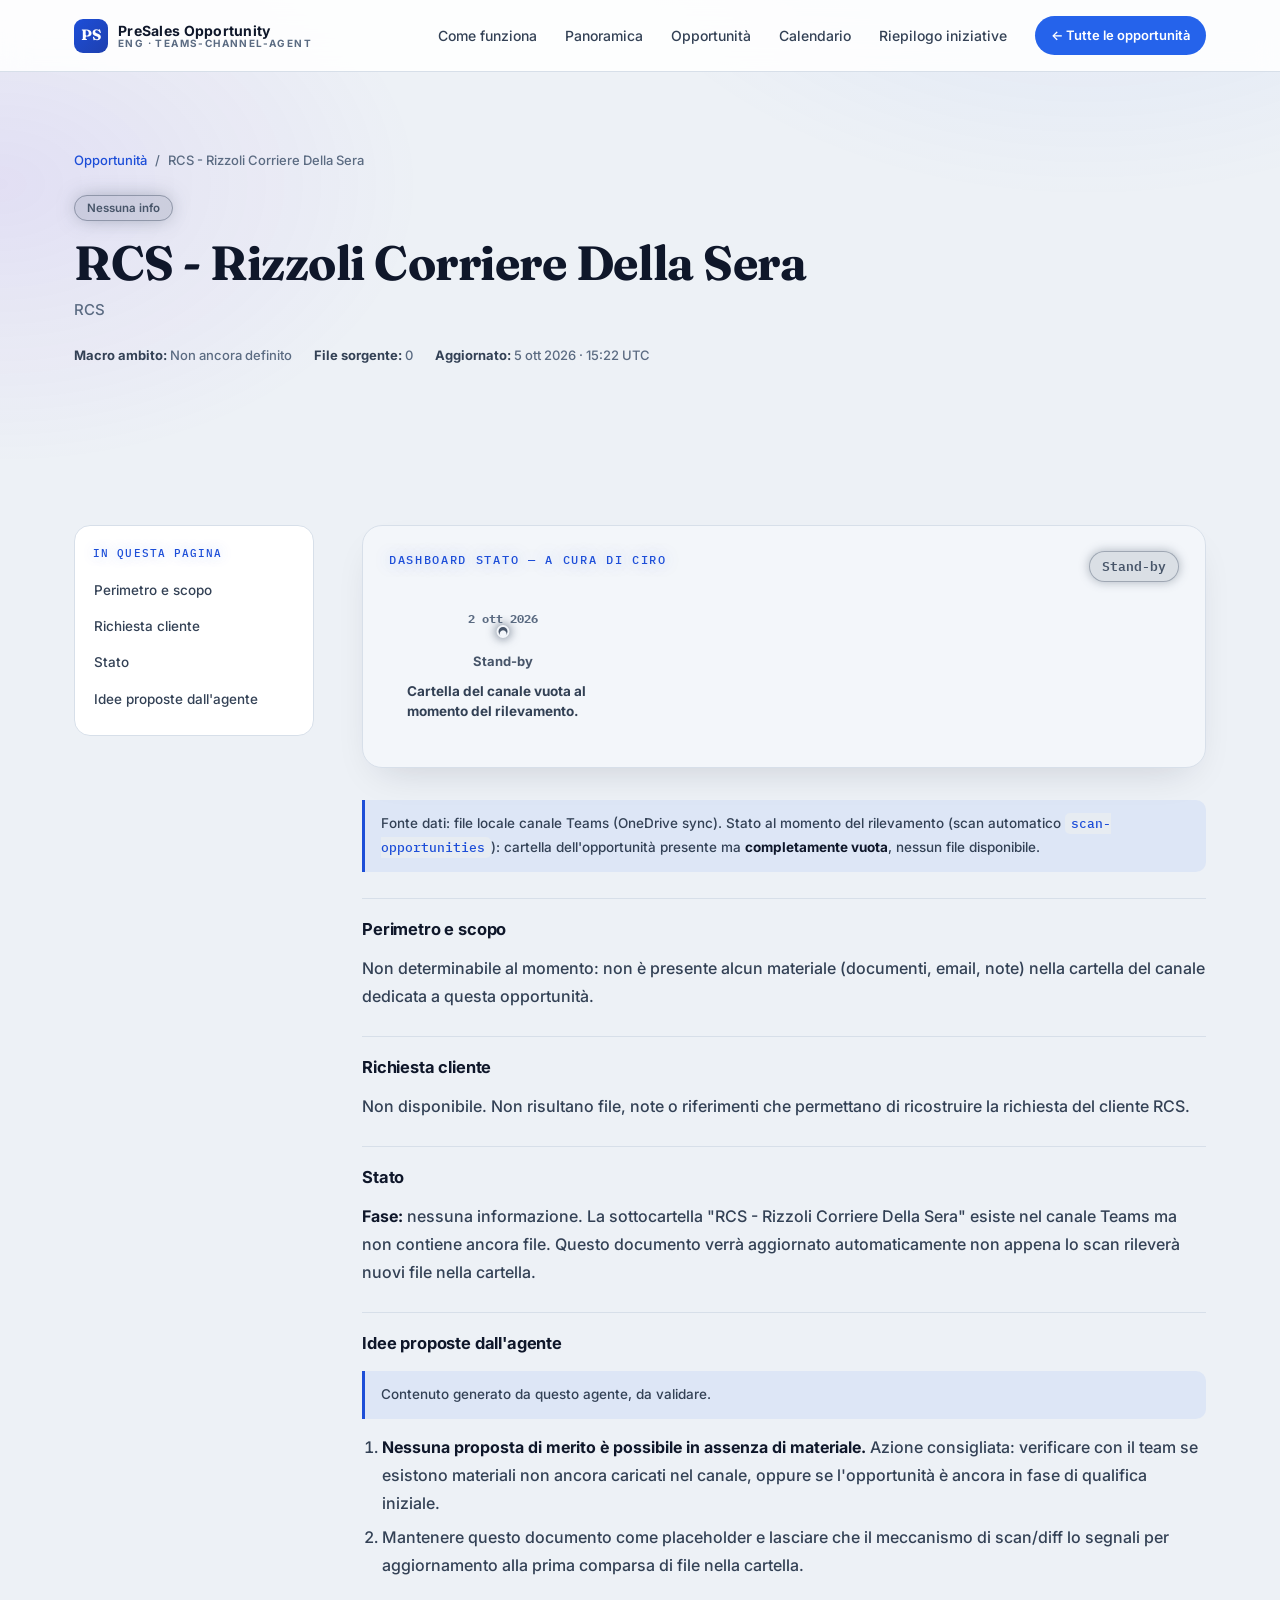
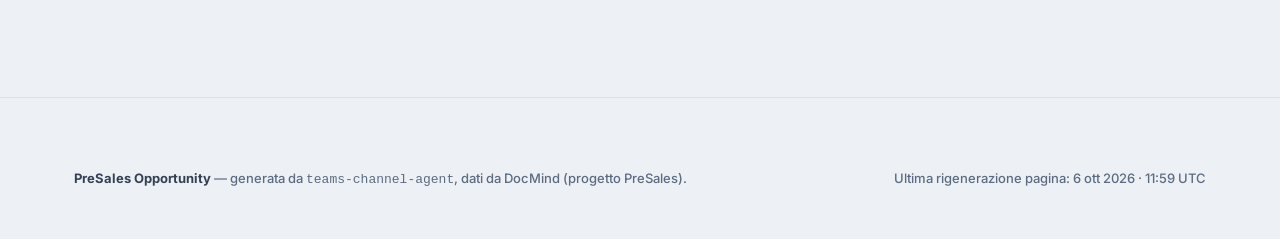
<file: site/opportunita/rcs.html>
<!DOCTYPE html>
<html lang="it">
<head>
<meta charset="UTF-8">
<title>RCS - Rizzoli Corriere Della Sera — PreSales Opportunity — ENG</title>
<meta name="description" content="Dettaglio opportunità presales RCS - Rizzoli Corriere Della Sera, mantenuto dall'agente teams-channel-agent su DocMind.">
<meta name="viewport" content="width=device-width, initial-scale=1">
<link rel="preconnect" href="https://fonts.googleapis.com">
<link rel="preconnect" href="https://fonts.gstatic.com" crossorigin>
<link rel="stylesheet" href="https://fonts.googleapis.com/css2?family=Fraunces:opsz,wght@9..144,500;9..144,600;9..144,700&family=Inter:wght@400;500;600;700;800&family=IBM+Plex+Mono:wght@500&display=swap">
<link rel="stylesheet" href="../assets/site.css">
</head>
<body>

<div class="progress" id="progress"></div>

<header class="nav solid" id="siteNav">
  <div class="wrap">
    <a href="../index.html#top" class="brand">
      <span class="brand-mark">PS</span>
      <span class="brand-text"><b>PreSales Opportunity</b><span>ENG &middot; teams-channel-agent</span></span>
    </a>
    <nav class="links">
      <a href="../index.html#come-funziona">Come funziona</a>
      <a href="../index.html#panoramica">Panoramica</a>
      <a href="../index.html#opportunita">Opportunità</a>
      <a href="../calendario.html">Calendario</a>
      <a href="../riepilogo.html">Riepilogo iniziative</a>
      <a href="../index.html#opportunita" class="nav-cta">&larr; Tutte le opportunità</a>
    </nav>
  </div>
</header>

<section class="detail-hero">
  <div class="wrap">
    <div class="breadcrumb"><a href="../index.html#opportunita">Opportunità</a> <span>/</span> <span>RCS - Rizzoli Corriere Della Sera</span></div>
    <span class="opp-status" style="--accent:#475569">Nessuna info</span>
    <h1>RCS - Rizzoli Corriere Della Sera</h1>
    <div class="opp-client">RCS</div>
    <div class="detail-meta">
      <span><b>Macro ambito:</b> Non ancora definito</span>
      <span><b>File sorgente:</b> 0</span>
      <span><b>Aggiornato:</b> 5 ott 2026 · 15:22 UTC</span>
    </div>
  </div>
</section>

<section>
  <div class="wrap detail-layout">
    <aside class="detail-toc">
      <span class="detail-toc-label">In questa pagina</span>
      <a href="#perimetro-e-scopo" class="">Perimetro e scopo</a>
<a href="#richiesta-cliente" class="">Richiesta cliente</a>
<a href="#stato" class="">Stato</a>
<a href="#idee-proposte-dallagente" class="">Idee proposte dall'agente</a>
    </aside>
    <div class="detail-content">
      
    <div class="dashboard-card reveal">
      <div class="dashboard-head">
        <span class="section-label">Dashboard stato — a cura di Ciro</span>
        <span class="dash-stato-badge" style="--accent:#475569">Stand-by</span>
      </div>
      <div class="dashboard-meta">
        
        
      </div>
      <ol class="htimeline">
        
        <li class="htimeline-item htimeline-stato" style="--accent:#475569">
          <span class="htimeline-date">2 ott 2026</span>
          <span class="htimeline-dot">&#9679;</span>
          <span class="htimeline-stato" style="--accent:#475569">Stand-by</span>
          <div class="htimeline-body">
            <p class="htimeline-nota">Cartella del canale vuota al momento del rilevamento.</p>
            
          </div>
        </li>
      </ol>
    </div>
      <div class="prose">
        <h1>Presales — Dettaglio Opportunità: RCS - Rizzoli Corriere Della Sera</h1>
<blockquote class="src-note">
<p>Fonte dati: file locale canale Teams (OneDrive sync). Stato al momento del rilevamento (scan automatico <code>scan-opportunities</code>): cartella dell'opportunità presente ma <strong>completamente vuota</strong>, nessun file disponibile.</p>
</blockquote>
<h2 id="perimetro-e-scopo">Perimetro e scopo</h2>
<p>Non determinabile al momento: non è presente alcun materiale (documenti, email, note) nella cartella del canale dedicata a questa opportunità.</p>
<h2 id="richiesta-cliente">Richiesta cliente</h2>
<p>Non disponibile. Non risultano file, note o riferimenti che permettano di ricostruire la richiesta del cliente RCS.</p>
<h2 id="stato">Stato</h2>
<p><strong>Fase:</strong> nessuna informazione. La sottocartella "RCS - Rizzoli Corriere Della Sera" esiste nel canale Teams ma non contiene ancora file. Questo documento verrà aggiornato automaticamente non appena lo scan rileverà nuovi file nella cartella.</p>
<h2 id="idee-proposte-dallagente">Idee proposte dall'agente</h2>
<blockquote class="src-note">
<p>Contenuto generato da questo agente, da validare.</p>
</blockquote>
<ol>
<li><strong>Nessuna proposta di merito è possibile in assenza di materiale.</strong> Azione consigliata: verificare con il team se esistono materiali non ancora caricati nel canale, oppure se l'opportunità è ancora in fase di qualifica iniziale.</li>
<li>Mantenere questo documento come placeholder e lasciare che il meccanismo di scan/diff lo segnali per aggiornamento alla prima comparsa di file nella cartella.</li>
</ol>
      </div>
    </div>
  </div>
</section>

<footer>
  <div class="wrap">
    <div><strong>PreSales Opportunity</strong> — generata da <code>teams-channel-agent</code>, dati da DocMind (progetto PreSales).</div>
    <div>Ultima rigenerazione pagina: 6 ott 2026 · 11:59 UTC</div>
  </div>
</footer>

<script>
const progress = document.getElementById('progress');
function onScroll(){
  const h = document.documentElement;
  const scrolled = (h.scrollTop) / (h.scrollHeight - h.clientHeight) * 100;
  progress.style.width = scrolled + '%';
}
document.addEventListener('scroll', onScroll, {passive:true});
onScroll();

// reveal on scroll
const ioReveal = new IntersectionObserver((entries)=>{
  entries.forEach(e=>{ if(e.isIntersecting){ e.target.classList.add('in'); ioReveal.unobserve(e.target);} });
},{threshold:0.12});
document.querySelectorAll('.reveal').forEach(el=>ioReveal.observe(el));

// evidenzia la voce di TOC attiva durante lo scroll
const headings = Array.from(document.querySelectorAll('.detail-content [id]'));
const tocLinks = Array.from(document.querySelectorAll('.detail-toc a'));
if(headings.length && tocLinks.length){
  const io = new IntersectionObserver((entries)=>{
    entries.forEach(e=>{
      const link = document.querySelector('.detail-toc a[href="#' + e.target.id + '"]');
      if(link){ link.classList.toggle('active', e.isIntersecting); }
    });
  }, {rootMargin:'-20% 0px -70% 0px'});
  headings.forEach(h=>io.observe(h));
}
document.querySelectorAll('a[href^="#"]').forEach(a=>{
  a.addEventListener('click', e=>{
    const id = a.getAttribute('href').slice(1);
    const target = document.getElementById(id);
    if(target){ e.preventDefault(); target.scrollIntoView({behavior:'smooth', block:'start'}); }
  });
});
</script>
</body>
</html>
</file>
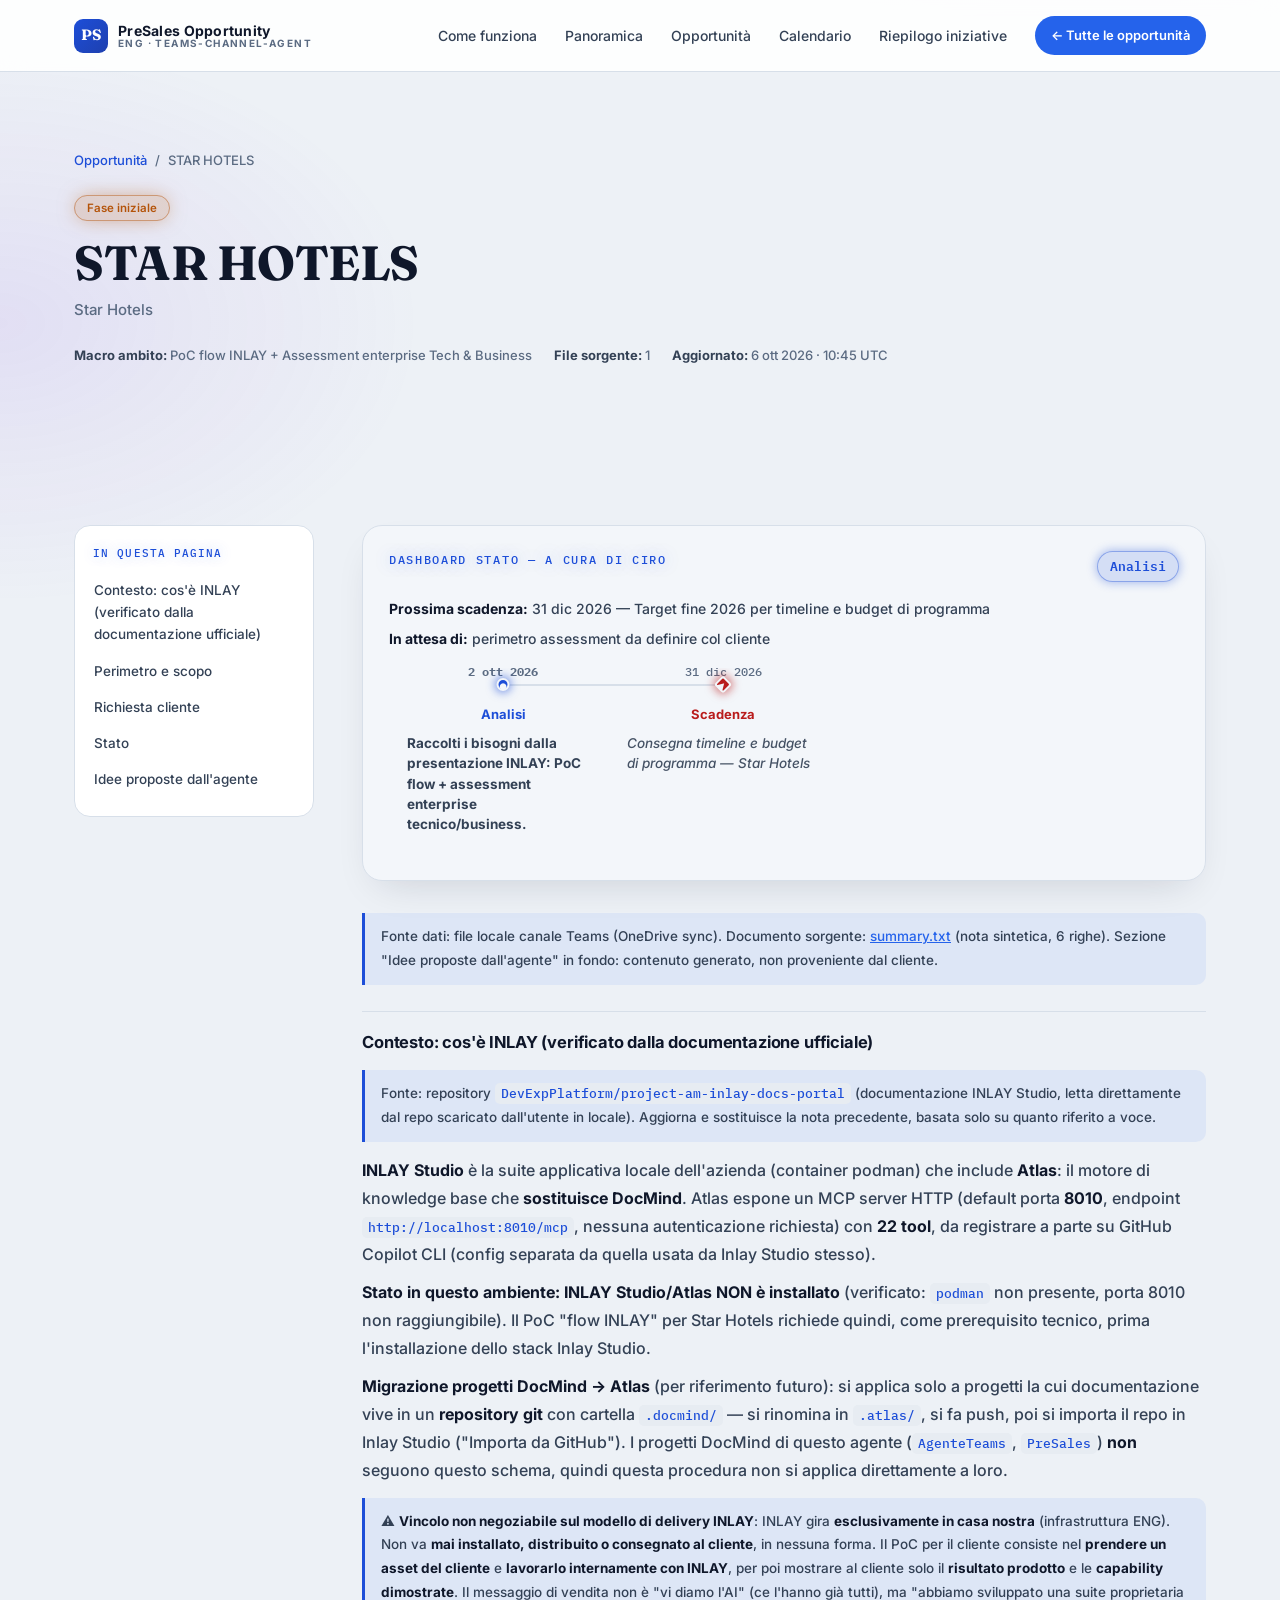
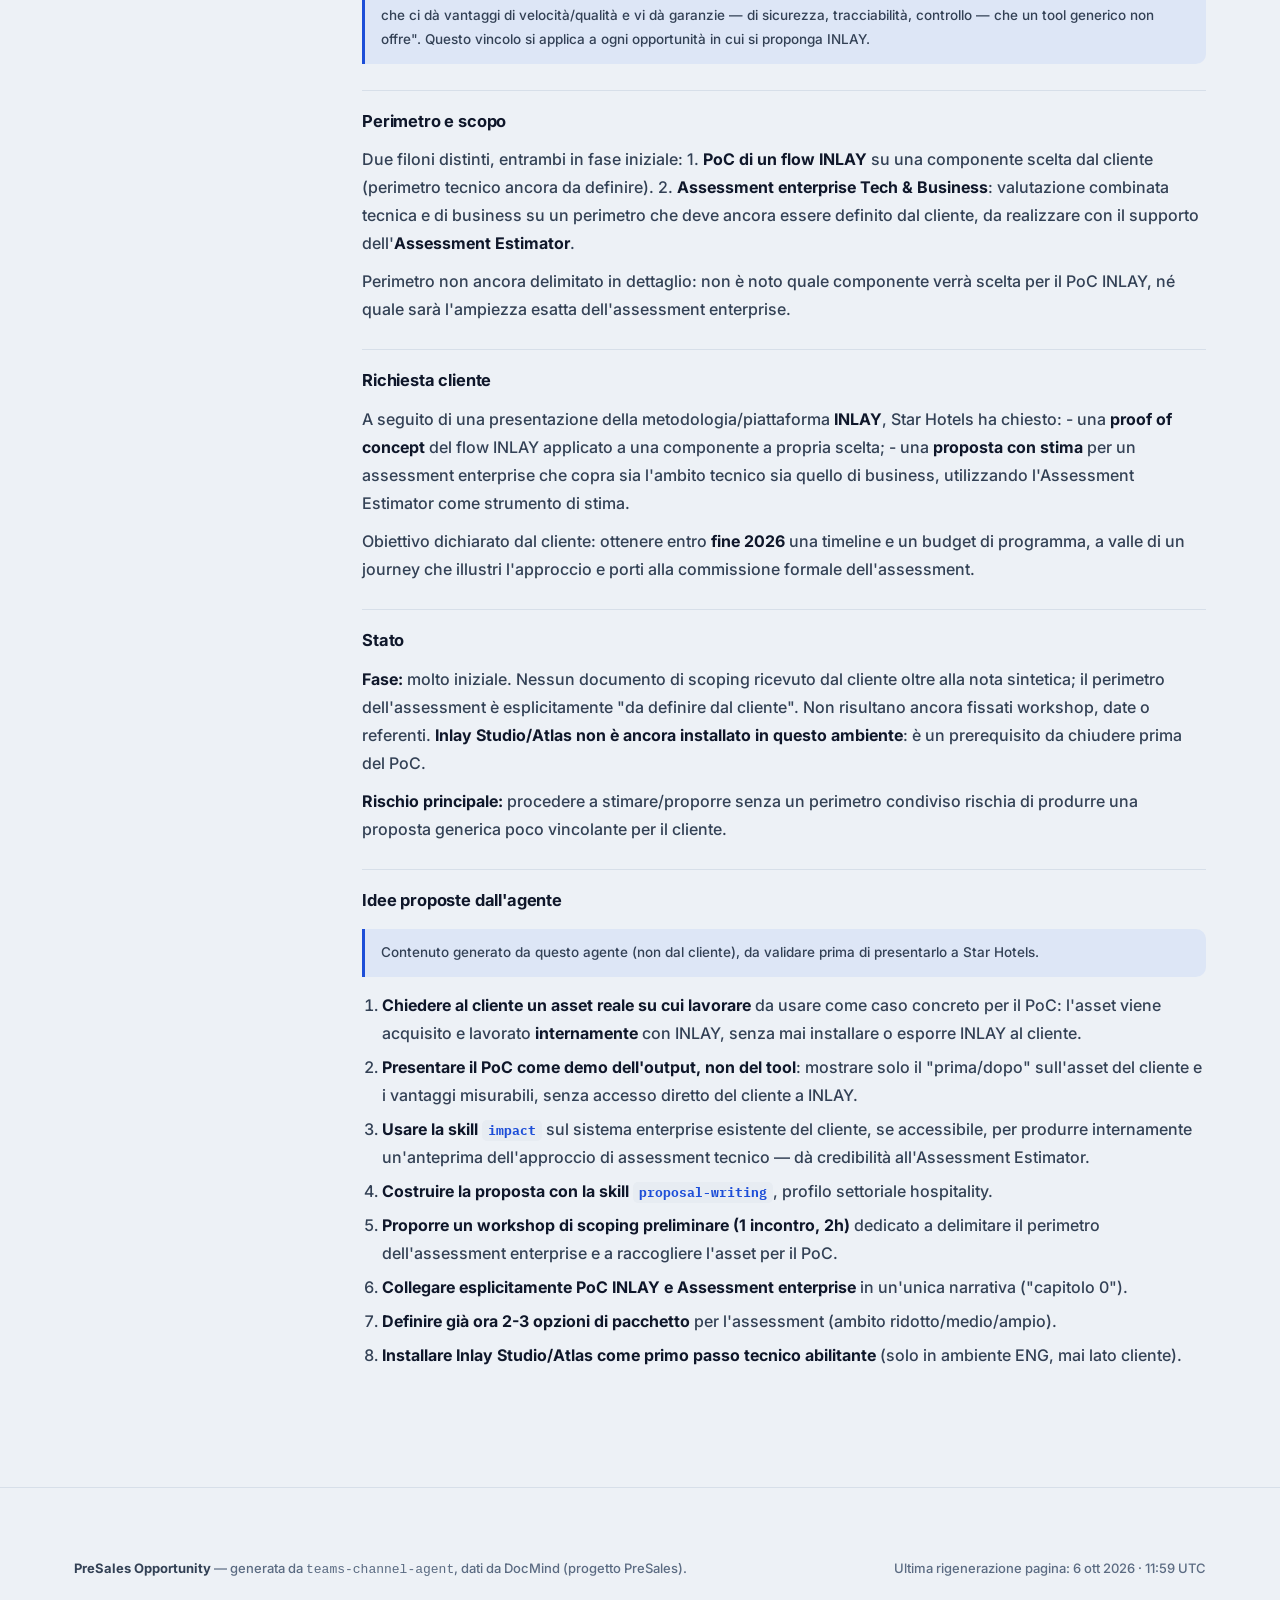
<file: site/opportunita/star-hotels.html>
<!DOCTYPE html>
<html lang="it">
<head>
<meta charset="UTF-8">
<title>STAR HOTELS — PreSales Opportunity — ENG</title>
<meta name="description" content="Dettaglio opportunità presales STAR HOTELS, mantenuto dall'agente teams-channel-agent su DocMind.">
<meta name="viewport" content="width=device-width, initial-scale=1">
<link rel="preconnect" href="https://fonts.googleapis.com">
<link rel="preconnect" href="https://fonts.gstatic.com" crossorigin>
<link rel="stylesheet" href="https://fonts.googleapis.com/css2?family=Fraunces:opsz,wght@9..144,500;9..144,600;9..144,700&family=Inter:wght@400;500;600;700;800&family=IBM+Plex+Mono:wght@500&display=swap">
<link rel="stylesheet" href="../assets/site.css">
</head>
<body>

<div class="progress" id="progress"></div>

<header class="nav solid" id="siteNav">
  <div class="wrap">
    <a href="../index.html#top" class="brand">
      <span class="brand-mark">PS</span>
      <span class="brand-text"><b>PreSales Opportunity</b><span>ENG &middot; teams-channel-agent</span></span>
    </a>
    <nav class="links">
      <a href="../index.html#come-funziona">Come funziona</a>
      <a href="../index.html#panoramica">Panoramica</a>
      <a href="../index.html#opportunita">Opportunità</a>
      <a href="../calendario.html">Calendario</a>
      <a href="../riepilogo.html">Riepilogo iniziative</a>
      <a href="../index.html#opportunita" class="nav-cta">&larr; Tutte le opportunità</a>
    </nav>
  </div>
</header>

<section class="detail-hero">
  <div class="wrap">
    <div class="breadcrumb"><a href="../index.html#opportunita">Opportunità</a> <span>/</span> <span>STAR HOTELS</span></div>
    <span class="opp-status" style="--accent:#B45309">Fase iniziale</span>
    <h1>STAR HOTELS</h1>
    <div class="opp-client">Star Hotels</div>
    <div class="detail-meta">
      <span><b>Macro ambito:</b> PoC flow INLAY + Assessment enterprise Tech & Business</span>
      <span><b>File sorgente:</b> 1</span>
      <span><b>Aggiornato:</b> 6 ott 2026 · 10:45 UTC</span>
    </div>
  </div>
</section>

<section>
  <div class="wrap detail-layout">
    <aside class="detail-toc">
      <span class="detail-toc-label">In questa pagina</span>
      <a href="#contesto-cosè-inlay-verificato-dalla-documentazione-ufficiale" class="">Contesto: cos'è INLAY (verificato dalla documentazione ufficiale)</a>
<a href="#perimetro-e-scopo" class="">Perimetro e scopo</a>
<a href="#richiesta-cliente" class="">Richiesta cliente</a>
<a href="#stato" class="">Stato</a>
<a href="#idee-proposte-dallagente" class="">Idee proposte dall'agente</a>
    </aside>
    <div class="detail-content">
      
    <div class="dashboard-card reveal">
      <div class="dashboard-head">
        <span class="section-label">Dashboard stato — a cura di Ciro</span>
        <span class="dash-stato-badge" style="--accent:#1D4ED8">Analisi</span>
      </div>
      <div class="dashboard-meta">
        <span class="dash-deadline"><b>Prossima scadenza:</b> 31 dic 2026 — Target fine 2026 per timeline e budget di programma</span>
        <span class="dash-waiting"><b>In attesa di:</b> perimetro assessment da definire col cliente</span>
      </div>
      <ol class="htimeline">
        
        <li class="htimeline-item htimeline-stato" style="--accent:#1D4ED8">
          <span class="htimeline-date">2 ott 2026</span>
          <span class="htimeline-dot">&#9679;</span>
          <span class="htimeline-stato" style="--accent:#1D4ED8">Analisi</span>
          <div class="htimeline-body">
            <p class="htimeline-nota">Raccolti i bisogni dalla presentazione INLAY: PoC flow + assessment enterprise tecnico/business.</p>
            
          </div>
        </li>

        <li class="htimeline-item htimeline-impegno" style="--accent:#B91C1C">
          <span class="htimeline-date">31 dic 2026</span>
          <span class="htimeline-dot">&#9650;</span>
          <span class="htimeline-stato" style="--accent:#B91C1C">Scadenza</span>
          <div class="htimeline-body">
            <p class="htimeline-nota">Consegna timeline e budget di programma — Star Hotels</p>
            
          </div>
        </li>
      </ol>
    </div>
      <div class="prose">
        <h1>Presales — Dettaglio Opportunità: STAR HOTELS</h1>
<blockquote class="src-note">
<p>Fonte dati: file locale canale Teams (OneDrive sync). Documento sorgente: <a href="https://engit.sharepoint.com/:t:/r/sites/DeliveryFactoryA-PreSalesandOpptys/Documenti%20condivisi/PreSales/STAR%20HOTELS/summary.txt?d=we208c200da614d7c9973afdcffe1358a&amp;csf=1&amp;web=1&amp;e=d5nFEd">summary.txt</a> (nota sintetica, 6 righe). Sezione "Idee proposte dall'agente" in fondo: contenuto generato, non proveniente dal cliente.</p>
</blockquote>
<h2 id="contesto-cosè-inlay-verificato-dalla-documentazione-ufficiale">Contesto: cos'è INLAY (verificato dalla documentazione ufficiale)</h2>
<blockquote class="src-note">
<p>Fonte: repository <code>DevExpPlatform/project-am-inlay-docs-portal</code> (documentazione INLAY Studio, letta direttamente dal repo scaricato dall'utente in locale). Aggiorna e sostituisce la nota precedente, basata solo su quanto riferito a voce.</p>
</blockquote>
<p><strong>INLAY Studio</strong> è la suite applicativa locale dell'azienda (container podman) che include <strong>Atlas</strong>: il motore di knowledge base che <strong>sostituisce DocMind</strong>. Atlas espone un MCP server HTTP (default porta <strong>8010</strong>, endpoint <code>http://localhost:8010/mcp</code>, nessuna autenticazione richiesta) con <strong>22 tool</strong>, da registrare a parte su GitHub Copilot CLI (config separata da quella usata da Inlay Studio stesso).</p>
<p><strong>Stato in questo ambiente: INLAY Studio/Atlas NON è installato</strong> (verificato: <code>podman</code> non presente, porta 8010 non raggiungibile). Il PoC "flow INLAY" per Star Hotels richiede quindi, come prerequisito tecnico, prima l'installazione dello stack Inlay Studio.</p>
<p><strong>Migrazione progetti DocMind → Atlas</strong> (per riferimento futuro): si applica solo a progetti la cui documentazione vive in un <strong>repository git</strong> con cartella <code>.docmind/</code> — si rinomina in <code>.atlas/</code>, si fa push, poi si importa il repo in Inlay Studio ("Importa da GitHub"). I progetti DocMind di questo agente (<code>AgenteTeams</code>, <code>PreSales</code>) <strong>non</strong> seguono questo schema, quindi questa procedura non si applica direttamente a loro.</p>
<blockquote class="src-note">
<p>⚠️ <strong>Vincolo non negoziabile sul modello di delivery INLAY</strong>: INLAY gira <strong>esclusivamente in casa nostra</strong> (infrastruttura ENG). Non va <strong>mai installato, distribuito o consegnato al cliente</strong>, in nessuna forma. Il PoC per il cliente consiste nel <strong>prendere un asset del cliente</strong> e <strong>lavorarlo internamente con INLAY</strong>, per poi mostrare al cliente solo il <strong>risultato prodotto</strong> e le <strong>capability dimostrate</strong>. Il messaggio di vendita non è "vi diamo l'AI" (ce l'hanno già tutti), ma "abbiamo sviluppato una suite proprietaria che ci dà vantaggi di velocità/qualità e vi dà garanzie — di sicurezza, tracciabilità, controllo — che un tool generico non offre". Questo vincolo si applica a ogni opportunità in cui si proponga INLAY.</p>
</blockquote>
<h2 id="perimetro-e-scopo">Perimetro e scopo</h2>
<p>Due filoni distinti, entrambi in fase iniziale:
1. <strong>PoC di un flow INLAY</strong> su una componente scelta dal cliente (perimetro tecnico ancora da definire).
2. <strong>Assessment enterprise Tech &amp; Business</strong>: valutazione combinata tecnica e di business su un perimetro che deve ancora essere definito dal cliente, da realizzare con il supporto dell'<strong>Assessment Estimator</strong>.</p>
<p>Perimetro non ancora delimitato in dettaglio: non è noto quale componente verrà scelta per il PoC INLAY, né quale sarà l'ampiezza esatta dell'assessment enterprise.</p>
<h2 id="richiesta-cliente">Richiesta cliente</h2>
<p>A seguito di una presentazione della metodologia/piattaforma <strong>INLAY</strong>, Star Hotels ha chiesto:
- una <strong>proof of concept</strong> del flow INLAY applicato a una componente a propria scelta;
- una <strong>proposta con stima</strong> per un assessment enterprise che copra sia l'ambito tecnico sia quello di business, utilizzando l'Assessment Estimator come strumento di stima.</p>
<p>Obiettivo dichiarato dal cliente: ottenere entro <strong>fine 2026</strong> una timeline e un budget di programma, a valle di un journey che illustri l'approccio e porti alla commissione formale dell'assessment.</p>
<h2 id="stato">Stato</h2>
<p><strong>Fase:</strong> molto iniziale. Nessun documento di scoping ricevuto dal cliente oltre alla nota sintetica; il perimetro dell'assessment è esplicitamente "da definire dal cliente". Non risultano ancora fissati workshop, date o referenti. <strong>Inlay Studio/Atlas non è ancora installato in questo ambiente</strong>: è un prerequisito da chiudere prima del PoC.</p>
<p><strong>Rischio principale:</strong> procedere a stimare/proporre senza un perimetro condiviso rischia di produrre una proposta generica poco vincolante per il cliente.</p>
<h2 id="idee-proposte-dallagente">Idee proposte dall'agente</h2>
<blockquote class="src-note">
<p>Contenuto generato da questo agente (non dal cliente), da validare prima di presentarlo a Star Hotels.</p>
</blockquote>
<ol>
<li><strong>Chiedere al cliente un asset reale su cui lavorare</strong> da usare come caso concreto per il PoC: l'asset viene acquisito e lavorato <strong>internamente</strong> con INLAY, senza mai installare o esporre INLAY al cliente.</li>
<li><strong>Presentare il PoC come demo dell'output, non del tool</strong>: mostrare solo il "prima/dopo" sull'asset del cliente e i vantaggi misurabili, senza accesso diretto del cliente a INLAY.</li>
<li><strong>Usare la skill <code>impact</code></strong> sul sistema enterprise esistente del cliente, se accessibile, per produrre internamente un'anteprima dell'approccio di assessment tecnico — dà credibilità all'Assessment Estimator.</li>
<li><strong>Costruire la proposta con la skill <code>proposal-writing</code></strong>, profilo settoriale hospitality.</li>
<li><strong>Proporre un workshop di scoping preliminare (1 incontro, 2h)</strong> dedicato a delimitare il perimetro dell'assessment enterprise e a raccogliere l'asset per il PoC.</li>
<li><strong>Collegare esplicitamente PoC INLAY e Assessment enterprise</strong> in un'unica narrativa ("capitolo 0").</li>
<li><strong>Definire già ora 2-3 opzioni di pacchetto</strong> per l'assessment (ambito ridotto/medio/ampio).</li>
<li><strong>Installare Inlay Studio/Atlas come primo passo tecnico abilitante</strong> (solo in ambiente ENG, mai lato cliente).</li>
</ol>
      </div>
    </div>
  </div>
</section>

<footer>
  <div class="wrap">
    <div><strong>PreSales Opportunity</strong> — generata da <code>teams-channel-agent</code>, dati da DocMind (progetto PreSales).</div>
    <div>Ultima rigenerazione pagina: 6 ott 2026 · 11:59 UTC</div>
  </div>
</footer>

<script>
const progress = document.getElementById('progress');
function onScroll(){
  const h = document.documentElement;
  const scrolled = (h.scrollTop) / (h.scrollHeight - h.clientHeight) * 100;
  progress.style.width = scrolled + '%';
}
document.addEventListener('scroll', onScroll, {passive:true});
onScroll();

// reveal on scroll
const ioReveal = new IntersectionObserver((entries)=>{
  entries.forEach(e=>{ if(e.isIntersecting){ e.target.classList.add('in'); ioReveal.unobserve(e.target);} });
},{threshold:0.12});
document.querySelectorAll('.reveal').forEach(el=>ioReveal.observe(el));

// evidenzia la voce di TOC attiva durante lo scroll
const headings = Array.from(document.querySelectorAll('.detail-content [id]'));
const tocLinks = Array.from(document.querySelectorAll('.detail-toc a'));
if(headings.length && tocLinks.length){
  const io = new IntersectionObserver((entries)=>{
    entries.forEach(e=>{
      const link = document.querySelector('.detail-toc a[href="#' + e.target.id + '"]');
      if(link){ link.classList.toggle('active', e.isIntersecting); }
    });
  }, {rootMargin:'-20% 0px -70% 0px'});
  headings.forEach(h=>io.observe(h));
}
document.querySelectorAll('a[href^="#"]').forEach(a=>{
  a.addEventListener('click', e=>{
    const id = a.getAttribute('href').slice(1);
    const target = document.getElementById(id);
    if(target){ e.preventDefault(); target.scrollIntoView({behavior:'smooth', block:'start'}); }
  });
});
</script>
</body>
</html>
</file>
<file: site/assets/site.css>
:root{
  /* Light Mode — Engineering Modern palette */
  --bg:#EDF1F6; --bg2:#FFFFFF; --bg3:#E7ECF2;
  --card:#FFFFFF; --card2:#F3F6FA;
  --line:#D7DFE9; --line2:#BFCADA;
  --ink:#0F172A; --ink2:#334155; --ink3:#5B6B82;
  --blue:#2563EB; --blue2:#1D4ED8; --blue-deep:#1E40AF;
  --violet:#6D28D9;
  --on-accent:#FFFFFF;
  --radius:20px;
  --maxw:1180px;
  --shadow: 0 16px 40px -18px rgba(15,23,42,.18);
}
*{box-sizing:border-box}
html{scroll-behavior:smooth;background:var(--bg)}
body{
  margin:0;background:
    radial-gradient(70vmax 50vmax at 85% -10%, color-mix(in srgb, var(--blue) 10%, transparent), transparent 60%),
    radial-gradient(60vmax 40vmax at 0% 10%, color-mix(in srgb, var(--violet) 9%, transparent), transparent 55%),
    var(--bg);
  color:var(--ink);
  font-family:"Inter",-apple-system,BlinkMacSystemFont,"Segoe UI",Roboto,sans-serif;
  font-size:16.5px; font-weight:500; line-height:1.65; -webkit-font-smoothing:antialiased; overflow-x:hidden;
}
.wrap{max-width:var(--maxw);margin:0 auto;padding-inline:24px}
a{color:var(--blue)}
.mono{font-family:"IBM Plex Mono",monospace;font-variant-numeric:tabular-nums}
h1,h2,h3{font-family:"Fraunces",Georgia,serif;letter-spacing:-.01em;margin:0}
::selection{background:color-mix(in srgb, var(--blue) 28%, transparent);color:var(--ink)}

/* progress bar */
.progress{position:fixed;top:0;left:0;height:3px;width:0%;background:linear-gradient(90deg,var(--blue-deep),var(--blue2));z-index:1000;transition:width .08s linear}

/* header */
header.nav{position:fixed;top:0;left:0;right:0;z-index:900;padding:16px 0;transition:background .3s,border-color .3s,backdrop-filter .3s}
header.nav .wrap{display:flex;align-items:center;justify-content:space-between}
header.nav.solid{background:color-mix(in srgb, var(--bg2) 88%, transparent);backdrop-filter:blur(14px);border-bottom:1px solid var(--line)}
.brand{display:flex;align-items:center;gap:10px;text-decoration:none;color:var(--ink);font-weight:700}
.brand-mark{width:34px;height:34px;border-radius:9px;background:linear-gradient(135deg,var(--blue2),var(--blue-deep));display:grid;place-items:center;font-family:"Fraunces",serif;font-weight:700;color:#fff;font-size:15px}
.brand-text{display:flex;flex-direction:column;line-height:1.1}
.brand-text b{font-size:14px;letter-spacing:.02em}
.brand-text span{font-size:10px;color:var(--ink3);letter-spacing:.14em;text-transform:uppercase}
nav.links{display:flex;gap:28px;align-items:center}
nav.links a{color:var(--ink2);text-decoration:none;font-size:14px;font-weight:500;transition:color .2s}
nav.links a:hover{color:var(--ink)}
.nav-cta{background:var(--blue);color:#fff !important;padding:9px 16px;border-radius:980px;font-size:13px !important;font-weight:600 !important;transition:transform .2s, box-shadow .2s}
.nav-cta:hover{transform:translateY(-1px);box-shadow:0 8px 24px -8px color-mix(in srgb, var(--blue) 70%, transparent)}

/* hero */
.hero{position:relative;padding:176px 0 100px;overflow:hidden}
.hero-grid{display:grid;grid-template-columns:1.25fr .9fr;gap:48px;align-items:start}
.hero-visual{position:relative;min-height:380px;border:1px solid var(--line);border-radius:26px;background:linear-gradient(165deg, var(--card2), var(--bg3));overflow:hidden;display:flex;flex-direction:column;justify-content:space-between;padding:26px;box-shadow:var(--shadow)}
.hero-visual::before{content:"";position:absolute;inset:-30%;background:conic-gradient(from 180deg at 50% 50%, transparent, color-mix(in srgb,var(--blue) 14%, transparent), transparent 60%);animation:spin 14s linear infinite;opacity:.6}
@keyframes spin{to{transform:rotate(360deg)}}
.hero-visual .hv-row{position:relative;display:flex;justify-content:space-between;align-items:center;font-family:"IBM Plex Mono",monospace;font-size:12px;color:var(--ink3)}
.hero-visual .hv-pyramid{position:relative;flex:1;display:flex;flex-direction:column;align-items:center;justify-content:center;gap:10px;padding:20px 0}
.hv-tier{display:flex;align-items:center;justify-content:center;border:1px solid var(--line2);border-radius:12px;background:var(--bg2);color:var(--ink2);font-size:12.5px;font-weight:600;padding:12px 0}
.hv-tier.t1{width:60%}
.hv-tier.t2{width:84%}
.hv-tier.t3{width:100%}
.hv-tier b{color:var(--blue);font-family:"IBM Plex Mono",monospace;margin-right:6px}
.kicker{display:inline-flex;align-items:center;gap:8px;font-family:"IBM Plex Mono",monospace;font-size:11.5px;font-weight:500;letter-spacing:.08em;text-transform:uppercase;color:var(--blue-deep);background:color-mix(in srgb, var(--blue) 10%, transparent);border:1px solid color-mix(in srgb, var(--blue) 30%, transparent);padding:7px 14px;border-radius:980px;margin-bottom:26px;flex-wrap:wrap;box-shadow:0 0 22px -6px color-mix(in srgb, var(--blue) 45%, transparent)}
.kicker .dot-live{width:7px;height:7px;border-radius:50%;background:#16A34A;box-shadow:0 0 0 3px color-mix(in srgb,#16A34A 25%, transparent), 0 0 12px 1px color-mix(in srgb,#16A34A 55%, transparent);animation:pulse 2s infinite}
@keyframes pulse{0%,100%{opacity:1}50%{opacity:.4}}
h1.title{font-size:clamp(44px,6.4vw,84px);font-weight:700;line-height:.98;letter-spacing:-.03em}
h1.title .accent{background:linear-gradient(100deg,var(--blue),var(--violet) 65%, var(--blue));-webkit-background-clip:text;background-clip:text;color:transparent;filter:drop-shadow(0 0 18px color-mix(in srgb, var(--blue) 35%, transparent))}
.hero p.lead{margin-top:26px;max-width:92%;font-size:19px;color:var(--ink2);line-height:1.65}
.hero-cta-row{margin-top:40px;display:flex;align-items:center;gap:22px;flex-wrap:wrap}
.btn-primary{display:inline-flex;align-items:center;gap:10px;background:var(--ink);color:#fff;font-weight:700;padding:14px 24px;border-radius:980px;text-decoration:none;font-size:14.5px;transition:transform .25s cubic-bezier(.2,.8,.2,1), box-shadow .25s}
.btn-primary:hover{transform:translateY(-2px);box-shadow:0 14px 34px -10px rgba(15,23,42,.35)}
.btn-primary svg{transition:transform .25s}
.btn-primary:hover svg{transform:translate(3px,-3px)}
.scroll-hint{display:inline-flex;align-items:center;gap:8px;color:var(--ink3);font-size:13px;text-decoration:none}
.scroll-hint .circle{width:34px;height:34px;border-radius:50%;border:1px solid var(--line2);display:grid;place-items:center;animation:bob 2.4s ease-in-out infinite}
@keyframes bob{0%,100%{transform:translateY(0)}50%{transform:translateY(5px)}}

/* stats */
.stats{margin-top:78px;display:grid;grid-template-columns:repeat(auto-fit,minmax(150px,1fr));gap:1px;background:var(--line);border:1px solid var(--line);border-radius:18px;overflow:hidden}
.stat{background:color-mix(in srgb, var(--bg2) 92%, transparent);padding:26px 22px}
.stat .num{font-family:"Fraunces",serif;font-size:38px;font-weight:600;color:var(--ink)}
.stat .lab{margin-top:6px;font-size:12.5px;color:var(--ink3);letter-spacing:.03em}

/* section generic */
section{padding:108px 0;position:relative}
.section-label{font-family:"IBM Plex Mono",monospace;font-size:12px;letter-spacing:.14em;text-transform:uppercase;color:var(--blue2);margin-bottom:14px;display:block;text-shadow:0 0 16px color-mix(in srgb, var(--blue) 35%, transparent)}
.section-head{max-width:800px;margin-bottom:56px}
.section-head h2{font-size:clamp(28px,4.2vw,44px);font-weight:600;line-height:1.08}
.section-head p{margin-top:16px;color:var(--ink2);font-size:16.5px;line-height:1.65}

/* how it works */
.steps{display:grid;grid-template-columns:repeat(auto-fit,minmax(230px,1fr));gap:18px}
.step{background:var(--card);border:1px solid var(--line);border-radius:var(--radius);padding:26px 24px;transition:transform .3s, border-color .3s, box-shadow .3s}
.step:hover{transform:translateY(-4px);border-color:var(--line2);box-shadow:var(--shadow)}
.step .n{font-family:"Fraunces",serif;font-size:28px;color:var(--blue2);font-weight:600;text-shadow:0 0 20px color-mix(in srgb, var(--blue) 40%, transparent)}
.step h4{margin-top:14px;font-size:16.5px;color:var(--ink);font-family:"Inter";font-weight:700}
.step p{margin-top:8px;color:var(--ink2);font-size:14.5px;line-height:1.6}

.legend{margin-top:48px;display:flex;flex-wrap:wrap;gap:10px}
.badge{display:inline-flex;align-items:center;gap:8px;padding:8px 14px;border-radius:980px;border:1px solid var(--line2);font-size:12.5px;color:var(--ink2);background:color-mix(in srgb, var(--bg2) 60%, transparent)}
.badge i{width:8px;height:8px;border-radius:50%;display:inline-block;box-shadow:0 0 8px 1px currentColor}
.badge.teams i{background:#6264A7;color:#6264A7}
.badge.docmind i{background:var(--blue2);color:var(--blue2)}
.badge.locale i{background:#B45309;color:#B45309}
.badge.istruzione i{background:#7C3AED;color:#7C3AED}
.badge.agente i{background:#15803D;color:#15803D}

/* pyramid / overview */
.pyramid-tag{display:flex;align-items:center;gap:10px;margin-bottom:18px}
.overview-card{background:linear-gradient(180deg, var(--card2), var(--card));border:1px solid var(--line2);border-radius:28px;padding:40px 40px 10px;box-shadow:var(--shadow);position:relative;overflow:hidden}
.overview-card::before{content:"";position:absolute;inset:0;background:radial-gradient(60% 50% at 15% 0%, color-mix(in srgb,var(--blue) 18%, transparent), transparent 70%);pointer-events:none}
.overview-head{position:relative;display:flex;flex-wrap:wrap;align-items:baseline;gap:14px;margin-bottom:8px}
.overview-kicker{font-family:"IBM Plex Mono",monospace;font-size:11.5px;letter-spacing:.1em;text-transform:uppercase;color:var(--blue2);text-shadow:0 0 16px color-mix(in srgb, var(--blue) 35%, transparent)}
.overview-head h3{font-size:22px;font-weight:600}
.overview-updated{margin-left:auto;font-size:12px;color:var(--ink3)}

.pyramid-connector{display:flex;justify-content:center;margin:36px 0;}
.pyramid-connector svg{opacity:.5}
.opp-body-inner{padding:6px 0 10px}

/* opportunity flip-cards (pyramid base) */
.opp-grid{display:grid;grid-template-columns:repeat(auto-fit,minmax(280px,1fr));gap:22px}
.flip-card{background:transparent;perspective:1600px;min-height:340px}
.flip-card-inner{position:relative;width:100%;height:100%;min-height:340px;transition:transform .6s cubic-bezier(.2,.8,.2,1);transform-style:preserve-3d;cursor:pointer;border-radius:20px}
.flip-card.is-flipped .flip-card-inner{transform:rotateY(180deg)}
.flip-card:focus-visible .flip-card-inner{outline:2px solid var(--violet);outline-offset:3px}
.flip-face{position:absolute;inset:0;backface-visibility:hidden;-webkit-backface-visibility:hidden;border-radius:20px;border:1px solid var(--line);background:var(--card);padding:26px 24px;display:flex;flex-direction:column}
.flip-card:hover .flip-face-front{border-color:var(--line2);box-shadow:var(--shadow)}
.flip-face-back{transform:rotateY(180deg);background:linear-gradient(180deg,var(--card2),var(--card));border-color:color-mix(in srgb, var(--accent) 40%, var(--line2))}
.opp-num{font-family:"IBM Plex Mono",monospace;color:var(--ink3);font-size:13px}
.opp-status{align-self:flex-start;font-size:11.5px;font-weight:600;color:var(--accent);background:color-mix(in srgb, var(--accent) 16%, transparent);border:1px solid color-mix(in srgb, var(--accent) 45%, transparent);padding:5px 12px;border-radius:980px;white-space:nowrap;margin-top:12px;box-shadow:0 0 20px -4px color-mix(in srgb, var(--accent) 55%, transparent)}
.opp-title{font-weight:700;font-size:19px;color:var(--ink);font-family:"Inter";margin-top:14px}
.opp-client{font-size:13px;color:var(--ink3);margin-top:4px}
.opp-summary{margin-top:14px;font-size:14px;color:var(--ink2);line-height:1.6;flex:1}
.flip-hint{margin-top:auto;padding-top:14px;display:flex;align-items:center;gap:8px;font-size:12px;color:var(--ink3);font-family:"IBM Plex Mono",monospace}
.flip-hint svg{animation:flipspin 3s ease-in-out infinite}
@keyframes flipspin{0%,100%{transform:rotateY(0)}50%{transform:rotateY(180deg)}}
.flip-face-back .opp-back-label{font-family:"IBM Plex Mono",monospace;font-size:11px;letter-spacing:.1em;text-transform:uppercase;color:var(--blue2)}
.flip-face-back .opp-back-text{margin-top:12px;font-size:13.5px;color:var(--ink2);line-height:1.6;flex:1}
.opp-meta-row{margin-top:14px;display:flex;flex-direction:column;gap:6px;font-size:12.5px;color:var(--ink3)}
.opp-meta-row span b{color:var(--ink2);font-weight:600}
.opp-detail-link{margin-top:16px;display:inline-flex;align-items:center;justify-content:center;gap:8px;background:var(--blue);color:#fff;font-weight:700;font-size:13px;padding:11px 18px;border-radius:980px;text-decoration:none;transition:transform .2s, box-shadow .2s}
.opp-detail-link:hover{transform:translateY(-2px);box-shadow:0 10px 26px -8px color-mix(in srgb, var(--blue) 70%, transparent)}

/* detail page */
.breadcrumb{display:flex;align-items:center;gap:8px;font-size:13px;color:var(--ink3);margin-bottom:22px}
.breadcrumb a{color:var(--blue2);text-decoration:none}
.detail-hero{padding:150px 0 50px}
.detail-hero .opp-status{margin-top:0}
.detail-hero h1{font-size:clamp(28px,4.4vw,48px);font-weight:700;margin-top:16px;line-height:1.08}
.detail-hero .opp-client{font-size:15px;margin-top:10px}
.detail-meta{margin-top:22px;display:flex;flex-wrap:wrap;gap:10px 22px;font-size:13px;color:var(--ink3)}
.detail-meta b{color:var(--ink2)}
.detail-layout{display:grid;grid-template-columns:240px 1fr;gap:48px;align-items:start;padding-top:0}
.detail-toc{position:sticky;top:100px;border:1px solid var(--line);border-radius:16px;padding:18px;background:var(--card);max-height:calc(100vh - 120px);overflow-y:auto}
.detail-toc-label{font-family:"IBM Plex Mono",monospace;font-size:11px;letter-spacing:.1em;text-transform:uppercase;color:var(--blue2);margin-bottom:10px;display:block;text-shadow:0 0 14px color-mix(in srgb, var(--blue) 30%, transparent)}
.detail-toc a{display:block;padding:7px 0;font-size:13.5px;color:var(--ink2);text-decoration:none;border-left:2px solid transparent;padding-left:12px;margin-left:-13px;transition:color .2s,border-color .2s}
.detail-toc a.toc-h3{padding-left:24px;font-size:13px;color:var(--ink3)}
.detail-toc a:hover{color:var(--ink);border-left-color:var(--blue2)}
.detail-toc a.active{color:var(--ink);border-left-color:var(--violet);font-weight:600}
.detail-content{min-width:0}
.detail-content .prose{font-size:16px}
.detail-content .prose h1{display:none}
@media (max-width:860px){
  .detail-layout{grid-template-columns:1fr}
  .detail-toc{position:static}
}

/* prose (rendered markdown) */
.prose{color:var(--ink2);font-size:15.5px;line-height:1.75;font-weight:500}
.prose h1{display:none}
.prose h2{font-family:"Inter";font-size:16.5px;font-weight:700;color:var(--ink);margin:26px 0 10px;padding-top:16px;border-top:1px solid var(--line)}
.prose h2:first-child{border-top:none;padding-top:0;margin-top:4px}
.prose h3{font-family:"Inter";font-size:14.5px;font-weight:700;color:var(--ink);margin:18px 0 8px}
.prose p{margin:10px 0}
.prose ul,.prose ol{padding-left:20px;margin:10px 0}
.prose li{margin:6px 0}
.prose strong{color:var(--ink)}
.prose code{background:var(--bg3);padding:2px 6px;border-radius:5px;font-family:"IBM Plex Mono",monospace;font-size:13px;color:var(--blue2)}
.prose table{border-collapse:collapse;width:100%;margin:14px 0;font-size:13.5px}
.prose th,.prose td{border:1px solid var(--line);padding:8px 10px;text-align:left}
.prose img{max-width:100%;height:auto;display:block;margin:14px auto 4px;border:1px solid var(--line);border-radius:10px;background:#fff}
.prose img + em{display:block;text-align:center;font-size:12.5px;color:var(--ink3);margin:0 0 18px;font-style:normal}
.prose th{color:var(--ink);background:var(--bg3)}
.prose blockquote.src-note{margin:14px 0;padding:12px 16px;border-left:3px solid var(--blue2);background:color-mix(in srgb, var(--blue) 8%, transparent);border-radius:0 10px 10px 0;font-size:13.5px;color:var(--ink2)}
.prose blockquote.src-note p{margin:0}

/* reveal animation */
.reveal{opacity:0;transform:translateY(24px);transition:opacity .7s cubic-bezier(.2,.7,.2,1), transform .7s cubic-bezier(.2,.7,.2,1);animation:reveal-fallback 0s 1.2s forwards}
.reveal.in{opacity:1;transform:translateY(0)}
@keyframes reveal-fallback{to{opacity:1;transform:translateY(0)}}

/* footer */
footer{padding:70px 0 50px;border-top:1px solid var(--line)}
footer .wrap{display:flex;justify-content:space-between;flex-wrap:wrap;gap:20px;color:var(--ink3);font-size:13px}
footer strong{color:var(--ink2)}

@media (max-width:860px){
  .hero-grid{grid-template-columns:1fr}
  .hero-visual{display:none}
}
@media (max-width:720px){
  .opp-head{grid-template-columns:auto 1fr;grid-template-areas:"num main" "status status";row-gap:10px}
  .opp-status{grid-area:status;justify-self:start}
  .opp-chevron{display:none}
  .opp-sub{padding-left:24px}
  .overview-card{padding:28px 22px 10px}
}

/* ===== Dashboard stato (Ciro) — pagina di dettaglio ===== */
.dashboard-card{
  background:var(--card2);border:1px solid var(--line);border-radius:var(--radius);
  padding:24px 26px;margin-bottom:32px;box-shadow:var(--shadow);
}
.dashboard-head{display:flex;align-items:center;justify-content:space-between;gap:12px;flex-wrap:wrap;margin-bottom:14px}
.dash-stato-badge{
  --accent:#5F7290;font-family:"IBM Plex Mono",monospace;font-size:12.5px;font-weight:600;
  color:var(--accent);background:color-mix(in srgb, var(--accent) 14%, transparent);
  border:1px solid color-mix(in srgb, var(--accent) 40%, transparent);
  border-radius:999px;padding:4px 12px;
  box-shadow:0 0 10px 1px color-mix(in srgb, var(--accent) 35%, transparent);
}
.dashboard-meta{display:flex;flex-direction:column;gap:6px;margin-bottom:18px;font-size:14px;color:var(--ink2)}
.dash-deadline b, .dash-waiting b{color:var(--ink)}

/* timeline orizzontale: scorrevole, data sopra la linea, stato sotto */
.htimeline{
  list-style:none;margin:0;padding:10px 4px 6px;display:flex;align-items:flex-start;gap:0;
  overflow-x:auto;scroll-snap-type:x proximity;
}
.htimeline-item{
  --accent:#5F7290;position:relative;flex:0 0 220px;scroll-snap-align:start;
  padding:26px 14px 0;text-align:center;
}
.htimeline-item::before{
  content:"";position:absolute;top:6px;left:0;right:0;height:2px;background:var(--line);
}
.htimeline-item:first-child::before{left:50%}
.htimeline-item:last-child::before{right:50%}
.htimeline-date{
  position:absolute;top:-16px;left:0;right:0;text-align:center;
  font-family:"IBM Plex Mono",monospace;font-size:12px;color:var(--ink3);
}
.htimeline-dot{
  position:absolute;top:0;left:50%;transform:translateX(-50%);width:13px;height:13px;border-radius:50%;
  background:var(--accent);box-shadow:0 0 9px 2px color-mix(in srgb, var(--accent) 55%, transparent);
  border:2px solid var(--card2);z-index:1;font-size:9px;line-height:13px;color:var(--card2);text-align:center;
}
.htimeline-impegno .htimeline-dot{border-radius:3px;transform:translateX(-50%) rotate(45deg)}
.htimeline-impegno .htimeline-body{opacity:.9;font-style:italic}
.htimeline-stato{display:block;font-size:13px;font-weight:700;color:var(--accent);margin-bottom:8px}
.htimeline-body{text-align:left}
.htimeline-nota{margin:0 0 8px;font-size:13.5px;color:var(--ink2);line-height:1.5}
.htimeline-empty{color:var(--ink3);font-size:14px}
@media (max-width:720px){
  .htimeline-item{flex:0 0 180px}
}
.economics-row{display:flex;flex-wrap:wrap;gap:8px}
.economics-chip{
  font-family:"IBM Plex Mono",monospace;font-size:12px;background:var(--bg3);
  border:1px solid var(--line);border-radius:8px;padding:3px 9px;color:var(--ink2);
}
.economics-chip b{color:var(--ink);font-weight:600}

/* ===== Calendario impegni ===== */
.calendar-list{list-style:none;margin:0;padding:0;display:flex;flex-direction:column;gap:10px}
.cal-row{
  --accent:#5F7290;display:grid;grid-template-columns:120px 150px 1fr auto;align-items:center;gap:16px;
  background:var(--card2);border:1px solid var(--line);border-left:4px solid var(--accent);
  border-radius:12px;padding:14px 18px;
}
.cal-row.is-past{opacity:.55}
.cal-date{font-family:"IBM Plex Mono",monospace;font-size:13px;color:var(--ink);font-weight:600}
.cal-tipo{
  --accent:#5F7290;font-size:12px;font-weight:700;color:var(--accent);
  background:color-mix(in srgb, var(--accent) 14%, transparent);
  border-radius:999px;padding:3px 10px;justify-self:start;
  box-shadow:0 0 8px 1px color-mix(in srgb, var(--accent) 30%, transparent);
}
.cal-titolo{font-size:14.5px;color:var(--ink2)}
.cal-link{font-size:13.5px;font-weight:600;white-space:nowrap}
.cal-empty{color:var(--ink3);font-size:14px;padding:14px 0}
@media (max-width:720px){
  .cal-row{grid-template-columns:1fr 1fr;grid-template-areas:"date tipo" "titolo titolo" "link link"}
  .cal-date{grid-area:date}.cal-tipo{grid-area:tipo}.cal-titolo{grid-area:titolo}.cal-link{grid-area:link}
}

/* --- Riepilogo iniziative: KPI, Gantt timeline, ROI --- */
.kpi-row{display:grid;grid-template-columns:repeat(auto-fit,minmax(170px,1fr));gap:14px;margin-bottom:10px}
.kpi-card{--accent:#2563EB;background:var(--card);border:1px solid var(--line);border-radius:16px;padding:18px 20px;display:flex;flex-direction:column;gap:6px;border-top:3px solid var(--accent)}
.kpi-num{font-family:"Fraunces",serif;font-size:30px;font-weight:600;color:var(--ink)}
.kpi-label{font-size:12.5px;color:var(--ink3)}

.gantt-wrap{background:var(--card);border:1px solid var(--line);border-radius:18px;padding:22px 24px}
.gantt{position:relative;display:flex;flex-direction:column;gap:14px;padding-top:4px}
.gantt-row{display:grid;grid-template-columns:200px 1fr;align-items:center;gap:14px}
.gantt-label{font-size:13.5px;font-weight:600;color:var(--ink2);text-decoration:none;display:flex;align-items:center;gap:8px;flex-wrap:wrap}
.gantt-label:hover{color:var(--blue2)}
.gantt-esito{--accent:#5F7290;font-size:10.5px;font-weight:700;color:var(--accent);background:color-mix(in srgb, var(--accent) 16%, transparent);border-radius:999px;padding:2px 8px}
.gantt-track{position:relative;height:22px;background:var(--card2);border-radius:999px;border:1px solid var(--line)}
.gantt-seg{--accent:#2563EB;position:absolute;top:2px;bottom:2px;border-radius:999px;background:var(--accent);opacity:.85}
.gantt-today-tick{position:absolute;top:-6px;bottom:-6px;width:2px;background:var(--violet);opacity:.6;z-index:1;transform:translateX(-50%)}
.gantt-marker{--accent:#5F7290;position:absolute;top:-11px;transform:translateX(-50%);color:var(--accent);font-size:11px;cursor:default}
.gantt-marker--offscale{opacity:.6;filter:saturate(.7)}
.gantt-legend{display:flex;flex-wrap:wrap;gap:14px;margin-top:18px;padding-top:14px;border-top:1px solid var(--line)}
.gantt-legend-item{display:flex;align-items:center;gap:6px;font-size:12px;color:var(--ink3)}
.gantt-legend-item i{--accent:#2563EB;width:10px;height:10px;border-radius:3px;background:var(--accent);display:inline-block}

.roi-block{display:flex;flex-direction:column;gap:18px}
.roi-row{background:var(--card);border:1px solid var(--line);border-radius:16px;padding:18px 20px}
.roi-row--empty{opacity:.7}
.roi-label{font-size:14px;font-weight:700;color:var(--ink);display:flex;align-items:center;gap:8px;margin-bottom:10px}
.roi-esito{--accent:#5F7290;font-size:10.5px;font-weight:700;color:var(--accent);background:color-mix(in srgb, var(--accent) 16%, transparent);border-radius:999px;padding:2px 8px;font-style:normal}
.roi-empty-note{font-size:13px;color:var(--ink3)}
.roi-bars{display:flex;flex-direction:column;gap:6px}
.roi-bar{min-width:fit-content;max-width:100%;border-radius:8px;padding:6px 12px;font-size:12.5px;font-weight:600;color:#fff;white-space:nowrap}
.roi-bar--cost{background:linear-gradient(90deg,var(--blue2),var(--blue))}
.roi-bar--value{background:linear-gradient(90deg,#15803D,#22A555)}
.roi-foot{display:flex;gap:14px;margin-top:8px;font-size:12px;color:var(--ink3);flex-wrap:wrap}
.roi-net{--accent:#15803D;color:var(--accent);font-weight:700}
@media (max-width:720px){
  .gantt-row{grid-template-columns:1fr}
}
</file>
